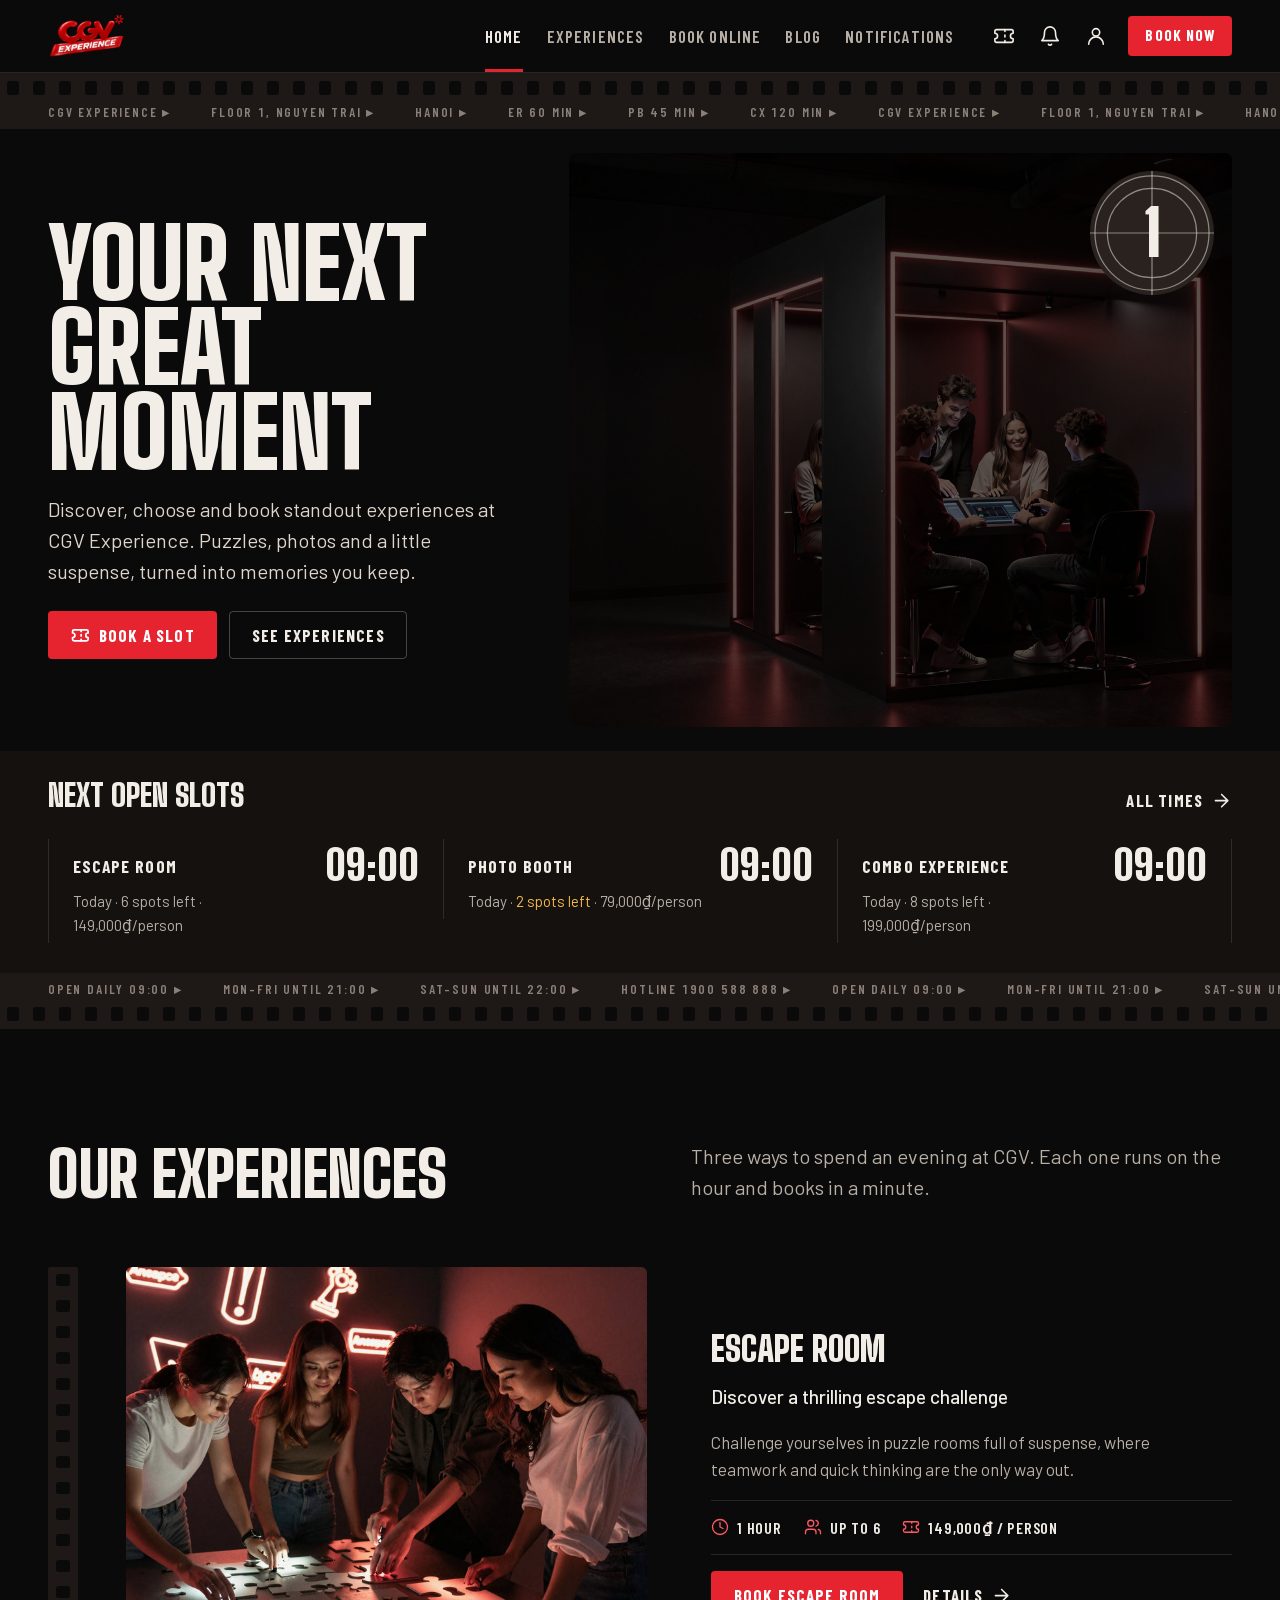
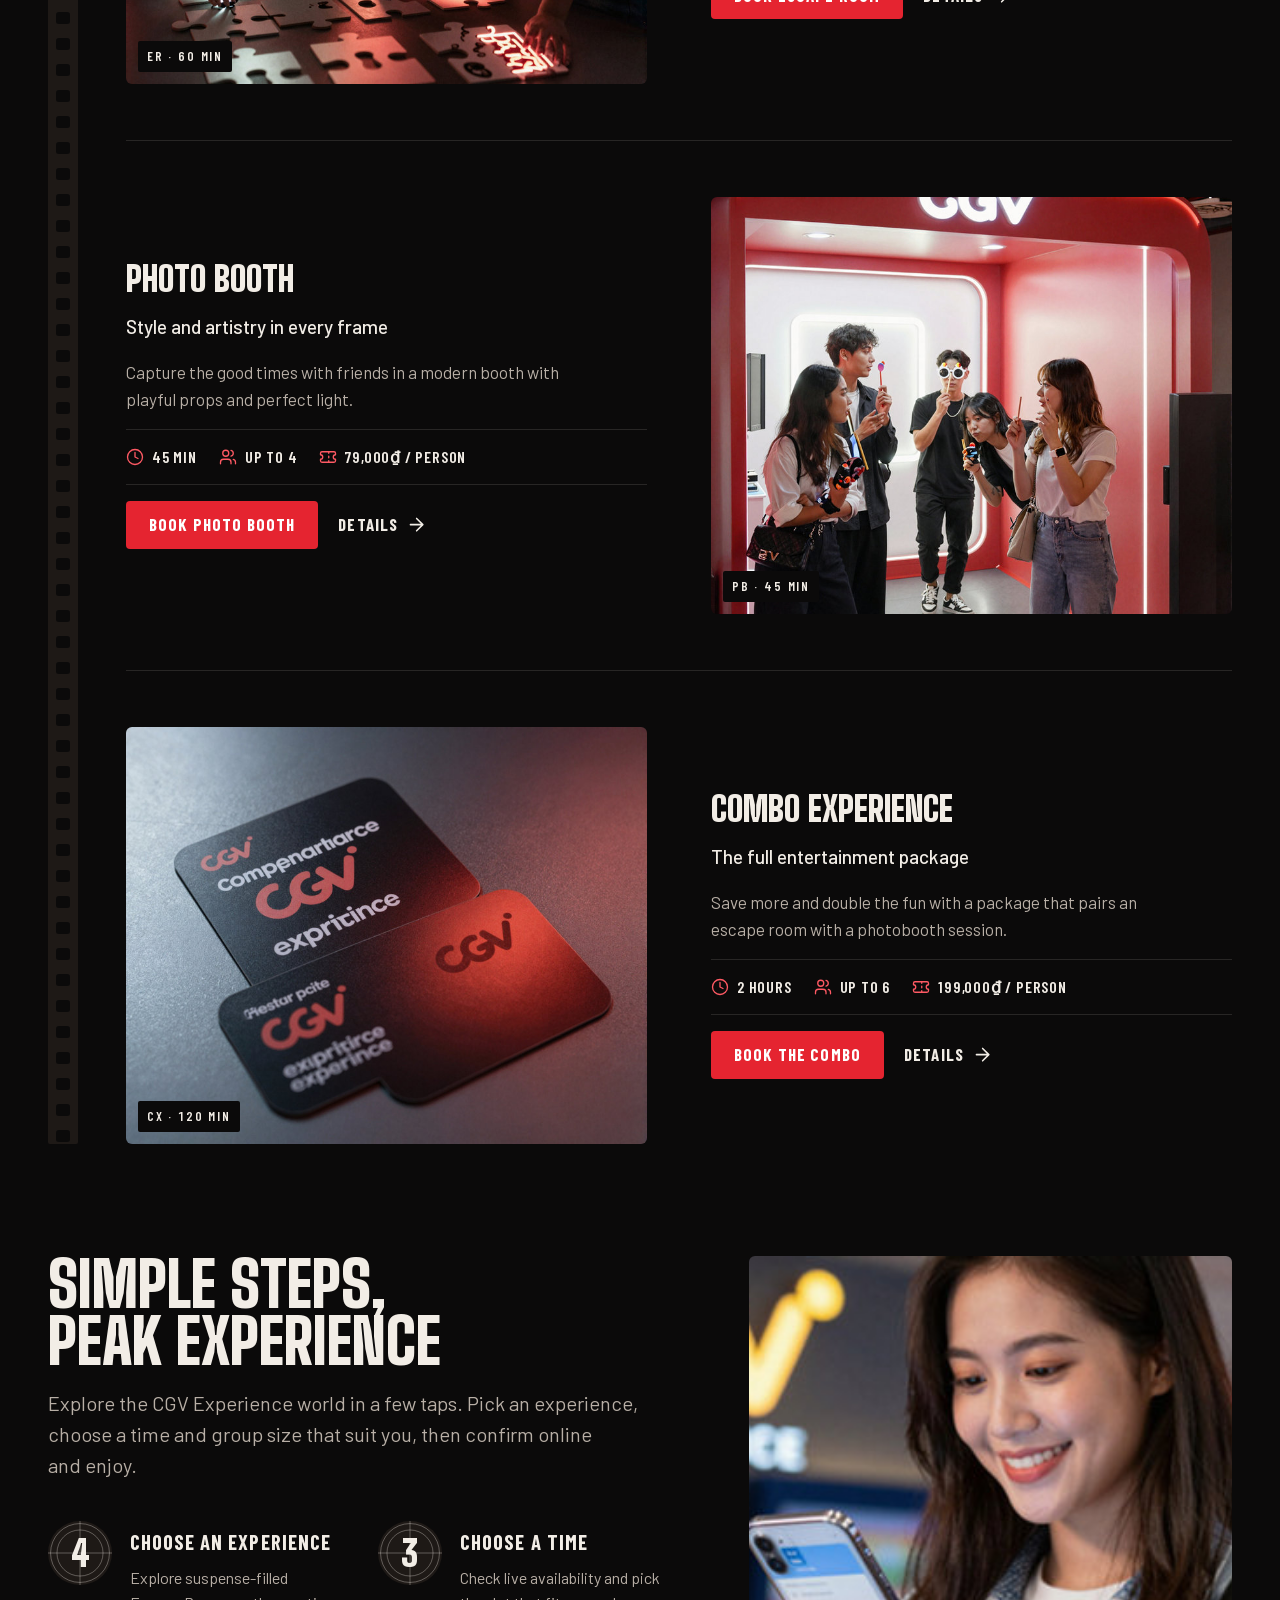
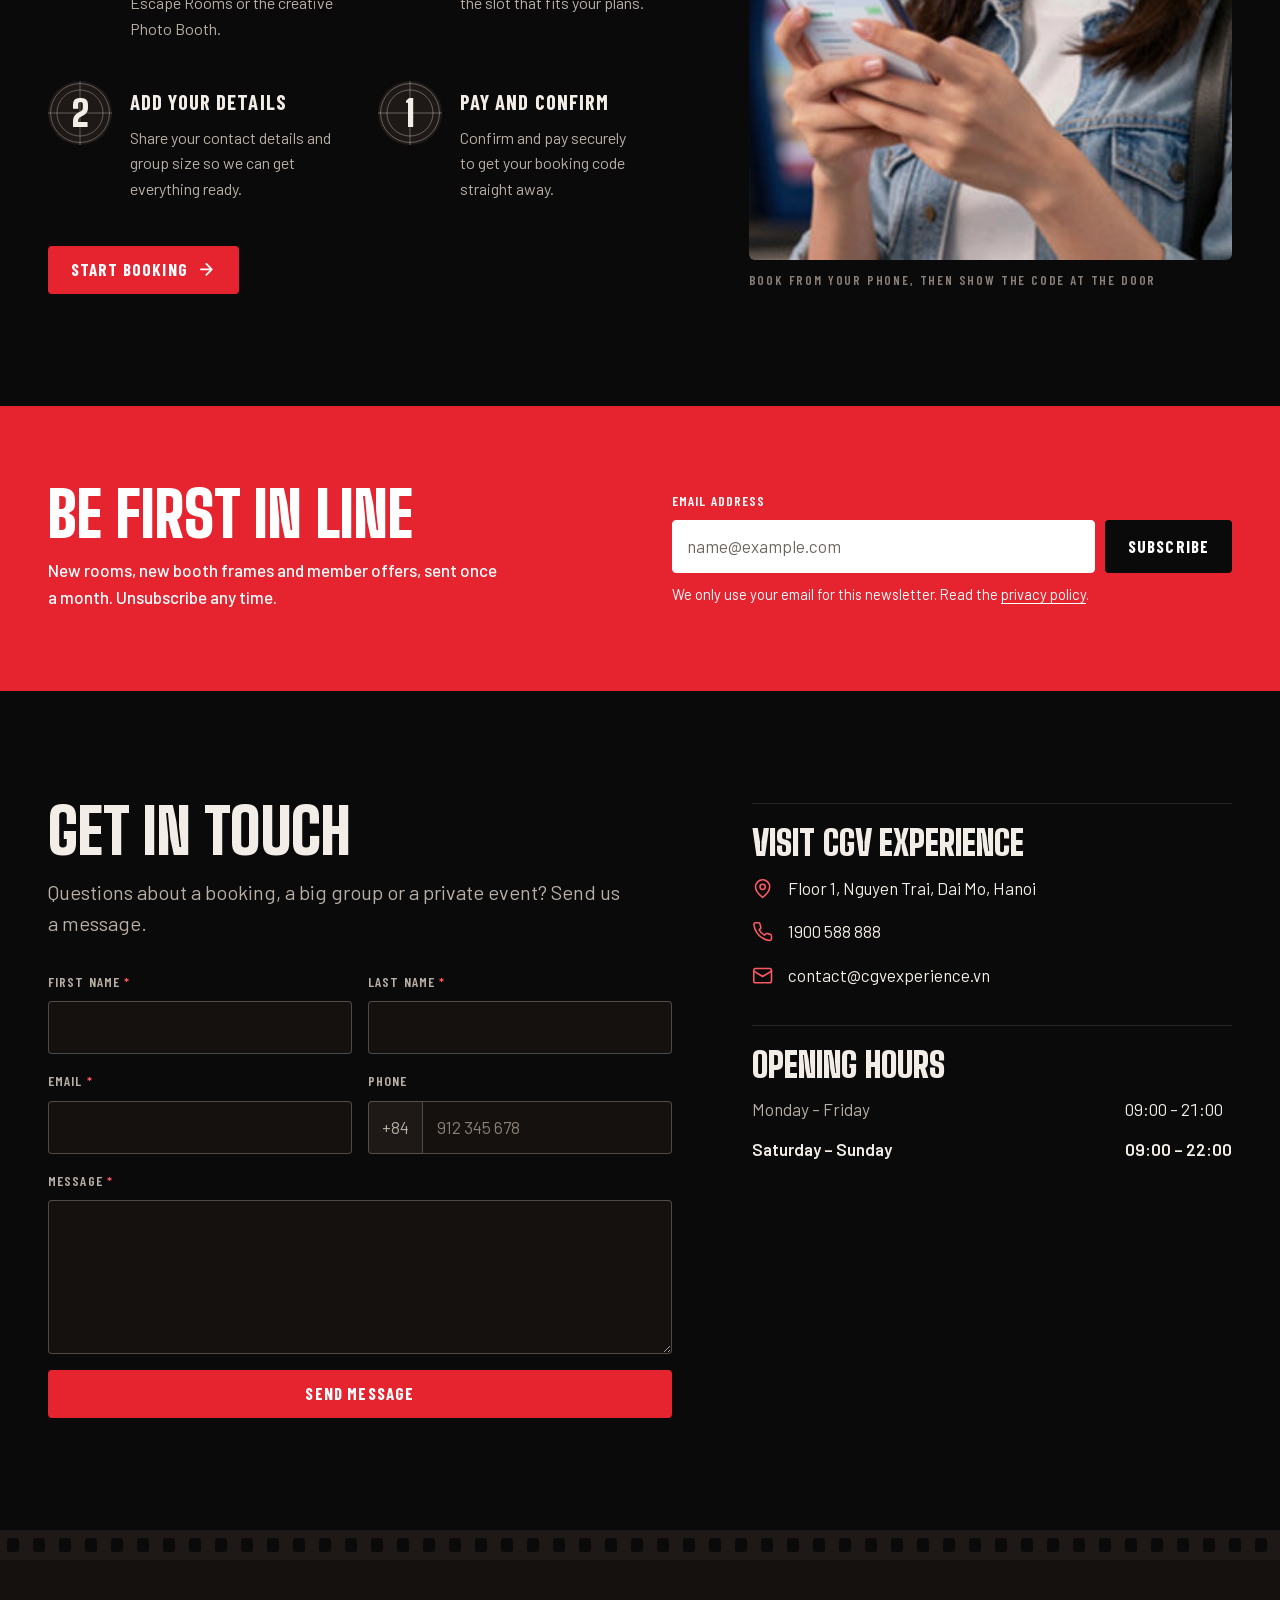
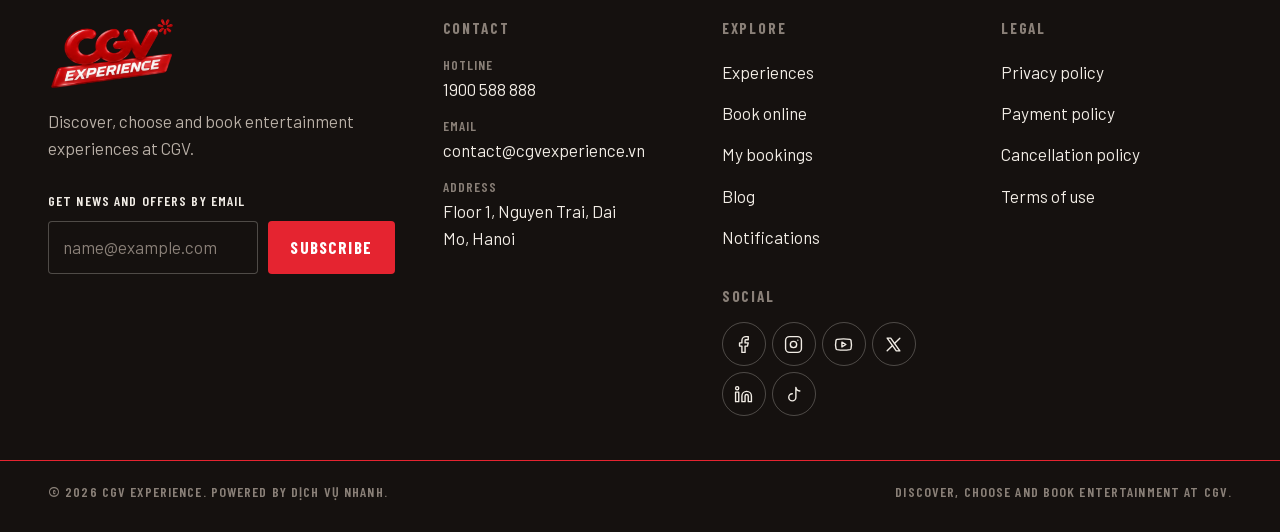
<file: index.html>
<!doctype html>
<html lang="en">
<head>
<meta charset="utf-8">
<meta name="viewport" content="width=device-width, initial-scale=1">
<title>CGV Experience | Escape Room, Photo Booth and Combo in Hanoi</title>
<meta name="description" content="Book Escape Room, Photo Booth and Combo Experience sessions at CGV Experience, Floor 1, Nguyen Trai, Hanoi.">
<meta name="theme-color" content="#0b0a0a">
<link rel="icon" type="image/png" href="pages/assets/images/logo.png">
<link rel="stylesheet" href="pages/assets/css/style.css">
</head>
<body data-page="home" data-base="pages/">
<svg class="svg-sprite" aria-hidden="true" focusable="false"><defs><symbol id="i-menu" viewBox="0 0 24 24"><path d="M4 6h16M4 12h16M4 18h16"/></symbol><symbol id="i-x" viewBox="0 0 24 24"><path d="M18 6 6 18M6 6l12 12"/></symbol><symbol id="i-ticket" viewBox="0 0 24 24"><path d="M2 9a3 3 0 0 1 0 6v2a2 2 0 0 0 2 2h16a2 2 0 0 0 2-2v-2a3 3 0 0 1 0-6V7a2 2 0 0 0-2-2H4a2 2 0 0 0-2 2Z"/><path d="M13 5v2M13 11v2M13 17v2"/></symbol><symbol id="i-bell" viewBox="0 0 24 24"><path d="M6 8a6 6 0 0 1 12 0c0 7 3 9 3 9H3s3-2 3-9"/><path d="M10.3 21a1.94 1.94 0 0 0 3.4 0"/></symbol><symbol id="i-user" viewBox="0 0 24 24"><circle cx="12" cy="8" r="4"/><path d="M4 21a8 8 0 0 1 16 0"/></symbol><symbol id="i-calendar" viewBox="0 0 24 24"><rect x="3" y="4" width="18" height="18" rx="2"/><path d="M16 2v4M8 2v4M3 10h18"/></symbol><symbol id="i-clock" viewBox="0 0 24 24"><circle cx="12" cy="12" r="10"/><path d="M12 6v6l4 2"/></symbol><symbol id="i-users" viewBox="0 0 24 24"><path d="M16 21v-2a4 4 0 0 0-4-4H6a4 4 0 0 0-4 4v2"/><circle cx="9" cy="7" r="4"/><path d="M22 21v-2a4 4 0 0 0-3-3.87M16 3.13a4 4 0 0 1 0 7.75"/></symbol><symbol id="i-map-pin" viewBox="0 0 24 24"><path d="M20 10c0 6-8 12-8 12s-8-6-8-12a8 8 0 0 1 16 0Z"/><circle cx="12" cy="10" r="3"/></symbol><symbol id="i-phone" viewBox="0 0 24 24"><path d="M22 16.92v3a2 2 0 0 1-2.18 2 19.79 19.79 0 0 1-8.63-3.07 19.5 19.5 0 0 1-6-6 19.79 19.79 0 0 1-3.07-8.67A2 2 0 0 1 4.11 2h3a2 2 0 0 1 2 1.72c.13.96.36 1.9.7 2.81a2 2 0 0 1-.45 2.11L8.09 9.91a16 16 0 0 0 6 6l1.27-1.27a2 2 0 0 1 2.11-.45c.91.34 1.85.57 2.81.7A2 2 0 0 1 22 16.92Z"/></symbol><symbol id="i-mail" viewBox="0 0 24 24"><rect x="2" y="4" width="20" height="16" rx="2"/><path d="m22 7-10 6L2 7"/></symbol><symbol id="i-chevron-left" viewBox="0 0 24 24"><path d="m15 18-6-6 6-6"/></symbol><symbol id="i-chevron-right" viewBox="0 0 24 24"><path d="m9 18 6-6-6-6"/></symbol><symbol id="i-arrow-right" viewBox="0 0 24 24"><path d="M5 12h14M12 5l7 7-7 7"/></symbol><symbol id="i-arrow-left" viewBox="0 0 24 24"><path d="M19 12H5M12 19l-7-7 7-7"/></symbol><symbol id="i-check" viewBox="0 0 24 24"><path d="M20 6 9 17l-5-5"/></symbol><symbol id="i-plus" viewBox="0 0 24 24"><path d="M12 5v14M5 12h14"/></symbol><symbol id="i-minus" viewBox="0 0 24 24"><path d="M5 12h14"/></symbol><symbol id="i-heart" viewBox="0 0 24 24"><path d="M19 14c1.49-1.46 3-3.21 3-5.5A5.5 5.5 0 0 0 16.5 3c-1.76 0-3 .5-4.5 2-1.5-1.5-2.74-2-4.5-2A5.5 5.5 0 0 0 2 8.5c0 2.3 1.5 4.05 3 5.5l7 7Z"/></symbol><symbol id="i-message" viewBox="0 0 24 24"><path d="M7.9 20A9 9 0 1 0 4 16.1L2 22Z"/></symbol><symbol id="i-link" viewBox="0 0 24 24"><path d="M10 13a5 5 0 0 0 7.54.54l3-3a5 5 0 0 0-7.07-7.07l-1.72 1.71"/><path d="M14 11a5 5 0 0 0-7.54-.54l-3 3a5 5 0 0 0 7.07 7.07l1.71-1.71"/></symbol><symbol id="i-eye" viewBox="0 0 24 24"><path d="M2 12s3-7 10-7 10 7 10 7-3 7-10 7-10-7-10-7Z"/><circle cx="12" cy="12" r="3"/></symbol><symbol id="i-eye-off" viewBox="0 0 24 24"><path d="M9.88 9.88a3 3 0 1 0 4.24 4.24M10.73 5.08A10.4 10.4 0 0 1 12 5c7 0 10 7 10 7a13.2 13.2 0 0 1-1.67 2.68M6.61 6.61A13.5 13.5 0 0 0 2 12s3 7 10 7a9.7 9.7 0 0 0 5.39-1.61M2 2l20 20"/></symbol><symbol id="i-lock" viewBox="0 0 24 24"><rect x="3" y="11" width="18" height="11" rx="2"/><path d="M7 11V7a5 5 0 0 1 10 0v4"/></symbol><symbol id="i-camera" viewBox="0 0 24 24"><path d="M14.5 4h-5L7 7H4a2 2 0 0 0-2 2v9a2 2 0 0 0 2 2h16a2 2 0 0 0 2-2V9a2 2 0 0 0-2-2h-3l-2.5-3Z"/><circle cx="12" cy="13" r="3"/></symbol><symbol id="i-layers" viewBox="0 0 24 24"><path d="m12 2 10 5-10 5L2 7l10-5Z"/><path d="m2 17 10 5 10-5M2 12l10 5 10-5"/></symbol><symbol id="i-credit-card" viewBox="0 0 24 24"><rect x="2" y="5" width="20" height="14" rx="2"/><path d="M2 10h20"/></symbol><symbol id="i-wallet" viewBox="0 0 24 24"><path d="M21 12V7H5a2 2 0 0 1 0-4h14v4"/><path d="M3 5v14a2 2 0 0 0 2 2h16v-5"/><path d="M18 12a2 2 0 0 0 0 4h4v-4Z"/></symbol><symbol id="i-qr" viewBox="0 0 24 24"><rect x="3" y="3" width="7" height="7" rx="1"/><rect x="14" y="3" width="7" height="7" rx="1"/><rect x="3" y="14" width="7" height="7" rx="1"/><path d="M14 14h3v3h-3zM21 14v.01M14 21h.01M17 21h4v-4"/></symbol><symbol id="i-store" viewBox="0 0 24 24"><path d="M3 9 5 4h14l2 5M3 9v11h18V9M3 9h18M9 20v-6h6v6"/></symbol><symbol id="i-download" viewBox="0 0 24 24"><path d="M21 15v4a2 2 0 0 1-2 2H5a2 2 0 0 1-2-2v-4M7 10l5 5 5-5M12 15V3"/></symbol><symbol id="i-info" viewBox="0 0 24 24"><circle cx="12" cy="12" r="10"/><path d="M12 16v-4M12 8h.01"/></symbol><symbol id="i-log-out" viewBox="0 0 24 24"><path d="M9 21H5a2 2 0 0 1-2-2V5a2 2 0 0 1 2-2h4M16 17l5-5-5-5M21 12H9"/></symbol><symbol id="i-play" viewBox="0 0 24 24"><path d="M7 4v16l13-8Z"/></symbol><symbol id="i-facebook" viewBox="0 0 24 24"><path d="M18 2h-3a5 5 0 0 0-5 5v3H7v4h3v8h4v-8h3l1-4h-4V7a1 1 0 0 1 1-1h3Z"/></symbol><symbol id="i-instagram" viewBox="0 0 24 24"><rect x="2" y="2" width="20" height="20" rx="5"/><circle cx="12" cy="12" r="4"/><path d="M17.5 6.5h.01"/></symbol><symbol id="i-youtube" viewBox="0 0 24 24"><path d="M2.5 17a24 24 0 0 1 0-10 2 2 0 0 1 1.4-1.4 49.6 49.6 0 0 1 16.2 0A2 2 0 0 1 21.5 7a24 24 0 0 1 0 10 2 2 0 0 1-1.4 1.4 49.6 49.6 0 0 1-16.2 0A2 2 0 0 1 2.5 17"/><path d="m10 15 5-3-5-3Z"/></symbol><symbol id="i-x-logo" viewBox="0 0 24 24"><path d="M4 4h4.5L20 20h-4.5Z"/><path d="M4 20l6.8-6.8M20 4l-6.8 6.8"/></symbol><symbol id="i-linkedin" viewBox="0 0 24 24"><path d="M16 8a6 6 0 0 1 6 6v7h-4v-7a2 2 0 0 0-4 0v7h-4v-7a6 6 0 0 1 6-6Z"/><rect x="2" y="9" width="4" height="12"/><circle cx="4" cy="4" r="2"/></symbol><symbol id="i-tiktok" viewBox="0 0 24 24"><path d="M15 3c.4 2.6 2.2 4.4 5 4.6M15 3v12.5A4.5 4.5 0 1 1 10.5 11"/></symbol><symbol id="i-google" viewBox="0 0 24 24"><path d="M20.5 12.2c0-.6-.1-1.2-.2-1.7H12v3.3h4.8a4.1 4.1 0 0 1-1.8 2.7"/><path d="M15 16.5A7 7 0 1 1 16.9 7"/></symbol></defs></svg>
<a class="skip-link" href="#main">Skip to content</a>
<header class="site-header">
  <div class="wrap site-header__bar">
    <a class="brand" href="index.html" aria-label="CGV Experience, home"><img src="pages/assets/images/logo.png" alt="CGV Experience" width="460" height="276"></a>
    <nav class="nav" aria-label="Main"><a href="index.html" aria-current="page">Home</a><a href="pages/services.html">Experiences</a><a href="pages/booking.html">Book online</a><a href="pages/blog.html">Blog</a><a href="pages/notifications.html">Notifications</a></nav>
    <div class="header-tools">
      <a class="icon-btn" href="pages/my-bookings.html" aria-label="My bookings"><svg class="icon" aria-hidden="true"><use href="#i-ticket"/></svg><span class="badge" data-count="bookings" hidden></span></a>
      <a class="icon-btn" href="pages/notifications.html" aria-label="Notifications"><svg class="icon" aria-hidden="true"><use href="#i-bell"/></svg><span class="badge" data-count="notifs" hidden></span></a>
      <button class="icon-btn" type="button" data-account aria-label="Log in or sign up"><svg class="icon" aria-hidden="true"><use href="#i-user"/></svg></button>
      <a class="btn btn--primary btn--sm" href="pages/booking.html">Book now</a>
      <button class="icon-btn menu-toggle" type="button" data-menu-toggle aria-expanded="false" aria-controls="mobile-menu" aria-label="Open menu"><svg class="icon" aria-hidden="true"><use href="#i-menu"/></svg></button>
    </div>
  </div>
  <div class="mobile-menu" id="mobile-menu">
    <div class="rail-v" aria-hidden="true"></div>
    <div class="mobile-menu__body">
      <nav aria-label="Mobile"><ul><li><a href="index.html" aria-current="page">Home<svg class="icon" aria-hidden="true"><use href="#i-arrow-right"/></svg></a></li><li><a href="pages/services.html">Experiences<svg class="icon" aria-hidden="true"><use href="#i-arrow-right"/></svg></a></li><li><a href="pages/booking.html">Book online<svg class="icon" aria-hidden="true"><use href="#i-arrow-right"/></svg></a></li><li><a href="pages/blog.html">Blog<svg class="icon" aria-hidden="true"><use href="#i-arrow-right"/></svg></a></li><li><a href="pages/notifications.html">Notifications<svg class="icon" aria-hidden="true"><use href="#i-arrow-right"/></svg></a></li><li><a href="pages/my-bookings.html">My bookings<svg class="icon" aria-hidden="true"><use href="#i-arrow-right"/></svg></a></li></ul></nav>
      <div class="mobile-menu__cta"><a class="btn btn--primary btn--block" href="pages/booking.html"><svg class="icon" aria-hidden="true"><use href="#i-ticket"/></svg>Book a slot</a></div>
    </div>
  </div>
</header>
<main id="main">

<section class="hero" aria-labelledby="hero-title">
  <div class="rail-print" aria-hidden="true"><p class="edge"><span>CGV Experience ▸</span><span>Floor 1, Nguyen Trai ▸</span><span>Hanoi ▸</span><span>ER 60 min ▸</span><span>PB 45 min ▸</span><span>CX 120 min ▸</span><span>CGV Experience ▸</span><span>Floor 1, Nguyen Trai ▸</span><span>Hanoi ▸</span><span>ER 60 min ▸</span><span>PB 45 min ▸</span><span>CX 120 min ▸</span><span>CGV Experience ▸</span><span>Floor 1, Nguyen Trai ▸</span><span>Hanoi ▸</span><span>ER 60 min ▸</span><span>PB 45 min ▸</span><span>CX 120 min ▸</span><span>CGV Experience ▸</span><span>Floor 1, Nguyen Trai ▸</span><span>Hanoi ▸</span><span>ER 60 min ▸</span><span>PB 45 min ▸</span><span>CX 120 min ▸</span></p></div>
  <div class="hero__gate">
    <div class="wrap hero__copy">
      <h1 class="display" id="hero-title">Your next great moment</h1>
      <p class="lede">Discover, choose and book standout experiences at CGV Experience. Puzzles, photos and a little suspense, turned into memories you keep.</p>
      <div class="hero__actions">
        <a class="btn btn--primary" href="pages/booking.html"><svg class="icon" aria-hidden="true"><use href="#i-ticket"/></svg>Book a slot</a>
        <a class="btn btn--ghost" href="#experiences">See experiences</a>
      </div>
    </div>
    <div class="hero__media">
      <img src="pages/assets/images/hero-neon-booths.jpg" alt="Five friends playing at a touch table inside a red-lit CGV Experience booth" width="1370" height="1028" fetchpriority="high">
      <div class="hero__leader"><div class="leader" data-countdown role="img" aria-label="Opening hours today"><svg class="leader__rings" viewBox="0 0 100 100" aria-hidden="true"><circle cx="50" cy="50" r="46"/><circle cx="50" cy="50" r="36"/><path d="M50 0v100M0 50h100"/></svg><span class="leader__inner"><span class="leader__num">3</span></span></div></div>
    </div>
  </div>
</section>
<section class="now" aria-labelledby="now-title">
  <div class="wrap now__inner">
    <div class="now__head"><h2 id="now-title">Next open slots</h2><a class="link-arrow" href="pages/booking.html">All times<svg class="icon" aria-hidden="true"><use href="#i-arrow-right"/></svg></a></div>
    <ul class="now__list" data-now>
      <li><a class="now__item" href="pages/booking.html?service=escape-room"><span class="now__name">Escape Room</span><span class="now__meta">See open times · 149,000₫/person</span></a></li><li><a class="now__item" href="pages/booking.html?service=photo-booth"><span class="now__name">Photo Booth</span><span class="now__meta">See open times · 79,000₫/person</span></a></li><li><a class="now__item" href="pages/booking.html?service=combo-experience"><span class="now__name">Combo Experience</span><span class="now__meta">See open times · 199,000₫/person</span></a></li>
    </ul>
  </div>
  <div class="rail-print rail-print--flip" aria-hidden="true"><p class="edge"><span>Open daily 09:00 ▸</span><span>Mon–Fri until 21:00 ▸</span><span>Sat–Sun until 22:00 ▸</span><span>Hotline 1900 588 888 ▸</span><span>Open daily 09:00 ▸</span><span>Mon–Fri until 21:00 ▸</span><span>Sat–Sun until 22:00 ▸</span><span>Hotline 1900 588 888 ▸</span><span>Open daily 09:00 ▸</span><span>Mon–Fri until 21:00 ▸</span><span>Sat–Sun until 22:00 ▸</span><span>Hotline 1900 588 888 ▸</span><span>Open daily 09:00 ▸</span><span>Mon–Fri until 21:00 ▸</span><span>Sat–Sun until 22:00 ▸</span><span>Hotline 1900 588 888 ▸</span></p></div>
</section>

<section class="section" id="experiences" aria-labelledby="xp-title">
  <div class="wrap">
    <div class="section-head">
      <h2 class="h2" id="xp-title">Our experiences</h2>
      <p class="lede">Three ways to spend an evening at CGV. Each one runs on the hour and books in a minute.</p>
    </div>
    <div class="reel">
      <div class="rail-v" aria-hidden="true"></div>
      <div class="reel__frames">
        <article class="xp reveal" aria-labelledby="xp-escape-room">
          <div class="frame xp__media"><img src="pages/assets/images/escape-room-puzzle.jpg" alt="Four friends fitting glowing puzzle pieces together in a red-lit escape room" width="800" height="800" loading="lazy" data-fallback="Escape Room"><span class="edge">ER · 60 min</span></div>
          <div class="xp__body">
            <h3 class="h3" id="xp-escape-room">Escape Room</h3>
            <p class="xp__tag">Discover a thrilling escape challenge</p>
            <p class="xp__desc">Challenge yourselves in puzzle rooms full of suspense, where teamwork and quick thinking are the only way out.</p>
            <ul class="spec"><li><svg class="icon" aria-hidden="true"><use href="#i-clock"/></svg>1 hour</li><li><svg class="icon" aria-hidden="true"><use href="#i-users"/></svg>Up to 6</li><li><svg class="icon" aria-hidden="true"><use href="#i-ticket"/></svg>149,000₫ / person</li></ul>
            <div class="xp__actions"><a class="btn btn--primary" href="pages/booking.html?service=escape-room">Book Escape Room</a><a class="link-arrow" href="pages/escape-room.html">Details<span class="sr-only"> about Escape Room</span><svg class="icon" aria-hidden="true"><use href="#i-arrow-right"/></svg></a></div>
          </div>
        </article>
        <article class="xp reveal" aria-labelledby="xp-photo-booth">
          <div class="frame xp__media"><img src="pages/assets/images/photobooth-neon.jpg" alt="Friends posing inside a red neon CGV Experience photobooth" width="800" height="800" loading="lazy" data-fallback="Photo Booth"><span class="edge">PB · 45 min</span></div>
          <div class="xp__body">
            <h3 class="h3" id="xp-photo-booth">Photo Booth</h3>
            <p class="xp__tag">Style and artistry in every frame</p>
            <p class="xp__desc">Capture the good times with friends in a modern booth with playful props and perfect light.</p>
            <ul class="spec"><li><svg class="icon" aria-hidden="true"><use href="#i-clock"/></svg>45 min</li><li><svg class="icon" aria-hidden="true"><use href="#i-users"/></svg>Up to 4</li><li><svg class="icon" aria-hidden="true"><use href="#i-ticket"/></svg>79,000₫ / person</li></ul>
            <div class="xp__actions"><a class="btn btn--primary" href="pages/booking.html?service=photo-booth">Book Photo Booth</a><a class="link-arrow" href="pages/photo-booth.html">Details<span class="sr-only"> about Photo Booth</span><svg class="icon" aria-hidden="true"><use href="#i-arrow-right"/></svg></a></div>
          </div>
        </article>
        <article class="xp reveal" aria-labelledby="xp-combo-experience">
          <div class="frame xp__media"><img src="pages/assets/images/combo-cards.jpg" alt="CGV Experience cards under red light" width="800" height="800" loading="lazy" data-fallback="Combo Experience"><span class="edge">CX · 120 min</span></div>
          <div class="xp__body">
            <h3 class="h3" id="xp-combo-experience">Combo Experience</h3>
            <p class="xp__tag">The full entertainment package</p>
            <p class="xp__desc">Save more and double the fun with a package that pairs an escape room with a photobooth session.</p>
            <ul class="spec"><li><svg class="icon" aria-hidden="true"><use href="#i-clock"/></svg>2 hours</li><li><svg class="icon" aria-hidden="true"><use href="#i-users"/></svg>Up to 6</li><li><svg class="icon" aria-hidden="true"><use href="#i-ticket"/></svg>199,000₫ / person</li></ul>
            <div class="xp__actions"><a class="btn btn--primary" href="pages/booking.html?service=combo-experience">Book the Combo</a><a class="link-arrow" href="pages/combo-experience.html">Details<span class="sr-only"> about Combo Experience</span><svg class="icon" aria-hidden="true"><use href="#i-arrow-right"/></svg></a></div>
          </div>
        </article>
      </div>
    </div>
  </div>
</section>

<section class="section" style="padding-top:0" aria-labelledby="how-title">
  <div class="wrap steps-wrap">
    <div>
      <h2 class="h2" id="how-title">Simple steps, peak experience</h2>
      <p class="lede">Explore the CGV Experience world in a few taps. Pick an experience, choose a time and group size that suit you, then confirm online and enjoy.</p>
      <ol class="steps">
        <li class="step"><div class="leader" aria-hidden="true"><svg class="leader__rings" viewBox="0 0 100 100" aria-hidden="true"><circle cx="50" cy="50" r="46"/><circle cx="50" cy="50" r="36"/><path d="M50 0v100M0 50h100"/></svg><span class="leader__num">4</span></div><div><h3>Choose an experience</h3><p>Explore suspense-filled Escape Rooms or the creative Photo Booth.</p></div></li>
        <li class="step"><div class="leader" aria-hidden="true"><svg class="leader__rings" viewBox="0 0 100 100" aria-hidden="true"><circle cx="50" cy="50" r="46"/><circle cx="50" cy="50" r="36"/><path d="M50 0v100M0 50h100"/></svg><span class="leader__num">3</span></div><div><h3>Choose a time</h3><p>Check live availability and pick the slot that fits your plans.</p></div></li>
        <li class="step"><div class="leader" aria-hidden="true"><svg class="leader__rings" viewBox="0 0 100 100" aria-hidden="true"><circle cx="50" cy="50" r="46"/><circle cx="50" cy="50" r="36"/><path d="M50 0v100M0 50h100"/></svg><span class="leader__num">2</span></div><div><h3>Add your details</h3><p>Share your contact details and group size so we can get everything ready.</p></div></li>
        <li class="step"><div class="leader leader--red" aria-hidden="true"><svg class="leader__rings" viewBox="0 0 100 100" aria-hidden="true"><circle cx="50" cy="50" r="46"/><circle cx="50" cy="50" r="36"/><path d="M50 0v100M0 50h100"/></svg><span class="leader__num">1</span></div><div><h3>Pay and confirm</h3><p>Confirm and pay securely to get your booking code straight away.</p></div></li>
      </ol>
      <p style="margin-top:44px"><a class="btn btn--primary" href="pages/booking.html">Start booking<svg class="icon" aria-hidden="true"><use href="#i-arrow-right"/></svg></a></p>
    </div>
    <div class="steps-photo reveal">
      <figure><div class="frame"><img src="pages/assets/images/booking-on-phone.jpg" alt="A guest smiling as she books on her phone in front of the CGV Experience sign" width="659" height="347" loading="lazy" data-fallback="Book on your phone"></div>
      <figcaption class="edge">Book from your phone, then show the code at the door</figcaption></figure>
    </div>
  </div>
</section>

<section class="news" aria-labelledby="news-title">
  <div class="wrap news__inner">
    <div>
      <h2 class="h2" id="news-title">Be first in line</h2>
      <p>New rooms, new booth frames and member offers, sent once a month. Unsubscribe any time.</p>
    </div>
    <form class="news-form" data-newsletter novalidate>
      <div class="field"><label class="label" for="news-email">Email address</label>
        <div class="news-form__row"><input id="news-email" type="email" required data-label="Email" placeholder="name@example.com" autocomplete="email"><button class="btn btn--primary" type="submit">Subscribe</button></div>
        <p class="field__error"></p></div>
      <p class="form-msg" aria-live="polite"></p>
      <small>We only use your email for this newsletter. Read the <a href="pages/policies.html#privacy" style="color:#fff">privacy policy</a>.</small>
    </form>
  </div>
</section>

<section class="section" id="contact" aria-labelledby="contact-title">
  <div class="wrap contact">
    <div>
      <h2 class="h2" id="contact-title">Get in touch</h2>
      <p class="lede" style="margin-top:16px">Questions about a booking, a big group or a private event? Send us a message.</p>
      <form class="form-grid form-grid--2" data-contact novalidate>
        <div class="field"><label class="label" for="ct-first">First name <span class="req" aria-hidden="true">*</span></label><input id="ct-first" name="first" required data-label="First name" autocomplete="given-name"><p class="field__error"></p></div>
        <div class="field"><label class="label" for="ct-last">Last name <span class="req" aria-hidden="true">*</span></label><input id="ct-last" name="last" required data-label="Last name" autocomplete="family-name"><p class="field__error"></p></div>
        <div class="field"><label class="label" for="ct-email">Email <span class="req" aria-hidden="true">*</span></label><input id="ct-email" name="email" type="email" required data-label="Email" autocomplete="email"><p class="field__error"></p></div>
        <div class="field"><label class="label" for="ct-phone">Phone</label><div class="input-group"><span class="input-group__pre" aria-hidden="true">+84</span><input id="ct-phone" name="phone" type="tel" inputmode="numeric" data-phone data-label="Phone" autocomplete="tel-national" placeholder="912 345 678"></div><p class="field__error"></p></div>
        <div class="field span-2"><label class="label" for="ct-msg">Message <span class="req" aria-hidden="true">*</span></label><textarea id="ct-msg" name="message" required data-label="Message" rows="5"></textarea><p class="field__error"></p></div>
        <div class="span-2"><button class="btn btn--primary btn--block" type="submit">Send message</button></div>
      </form>
    </div>
    <div class="visit">
      <div class="visit__block">
        <h3 class="h3">Visit CGV Experience</h3>
        <dl>
          <div><dt><svg class="icon" aria-hidden="true"><use href="#i-map-pin"/></svg><span class="sr-only">Address</span></dt><dd>Floor 1, Nguyen Trai, Dai Mo, Hanoi</dd></div>
          <div><dt><svg class="icon" aria-hidden="true"><use href="#i-phone"/></svg><span class="sr-only">Hotline</span></dt><dd><a href="tel:1900588888">1900 588 888</a></dd></div>
          <div><dt><svg class="icon" aria-hidden="true"><use href="#i-mail"/></svg><span class="sr-only">Email</span></dt><dd><a href="mailto:contact@cgvexperience.vn">contact@cgvexperience.vn</a></dd></div>
        </dl>
      </div>
      <div class="visit__block" data-hours-today>
        <h3 class="h3">Opening hours</h3>
        <dl class="hours">
          <dt data-hours="weekday">Monday – Friday</dt><dd data-hours="weekday">09:00 – 21:00</dd>
          <dt data-hours="weekend">Saturday – Sunday</dt><dd data-hours="weekend">09:00 – 22:00</dd>
        </dl>
      </div>
    </div>
  </div>
</section>
</main>
<footer class="site-footer">
  <div class="rail" aria-hidden="true"></div>
  <div class="wrap footer__main">
    <div class="footer__brand">
      <img src="pages/assets/images/logo.png" alt="CGV Experience" width="460" height="276" loading="lazy">
      <p>Discover, choose and book entertainment experiences at CGV.</p>
      <form class="news-form footer__news" data-newsletter novalidate>
        <div class="field"><label class="label" for="footer-email">Get news and offers by email</label>
          <div class="news-form__row"><input id="footer-email" type="email" required data-label="Email" placeholder="name@example.com" autocomplete="email"><button class="btn btn--primary" type="submit">Subscribe</button></div>
          <p class="field__error"></p></div>
        <p class="form-msg" aria-live="polite"></p>
      </form>
    </div>
    <div class="footer__col">
      <h2>Contact</h2>
      <address>
        <p><span>Hotline</span><a href="tel:1900588888">1900 588 888</a></p>
        <p><span>Email</span><a href="mailto:contact@cgvexperience.vn">contact@cgvexperience.vn</a></p>
        <p><span>Address</span>Floor 1, Nguyen Trai, Dai Mo, Hanoi</p>
      </address>
    </div>
    <div class="footer__col">
      <h2>Explore</h2>
      <ul>
        <li><a href="pages/services.html">Experiences</a></li>
        <li><a href="pages/booking.html">Book online</a></li>
        <li><a href="pages/my-bookings.html">My bookings</a></li>
        <li><a href="pages/blog.html">Blog</a></li>
        <li><a href="pages/notifications.html">Notifications</a></li>
      </ul>
      <h2 style="margin-top:28px">Social</h2>
      <div class="socials"><a href="https://www.facebook.com/" target="_blank" rel="noopener" aria-label="CGV Experience on Facebook"><svg class="icon" aria-hidden="true"><use href="#i-facebook"/></svg></a><a href="https://www.instagram.com/" target="_blank" rel="noopener" aria-label="CGV Experience on Instagram"><svg class="icon" aria-hidden="true"><use href="#i-instagram"/></svg></a><a href="https://www.youtube.com/" target="_blank" rel="noopener" aria-label="CGV Experience on YouTube"><svg class="icon" aria-hidden="true"><use href="#i-youtube"/></svg></a><a href="https://x.com/" target="_blank" rel="noopener" aria-label="CGV Experience on X"><svg class="icon" aria-hidden="true"><use href="#i-x-logo"/></svg></a><a href="https://www.linkedin.com/" target="_blank" rel="noopener" aria-label="CGV Experience on LinkedIn"><svg class="icon" aria-hidden="true"><use href="#i-linkedin"/></svg></a><a href="https://www.tiktok.com/" target="_blank" rel="noopener" aria-label="CGV Experience on TikTok"><svg class="icon" aria-hidden="true"><use href="#i-tiktok"/></svg></a></div>
    </div>
    <div class="footer__col">
      <h2>Legal</h2>
      <ul>
        <li><a href="pages/policies.html#privacy">Privacy policy</a></li>
        <li><a href="pages/policies.html#payment">Payment policy</a></li>
        <li><a href="pages/policies.html#cancellation">Cancellation policy</a></li>
        <li><a href="pages/policies.html#terms">Terms of use</a></li>
      </ul>
    </div>
  </div>
  <div class="footer__bottom"><div class="wrap"><p>© 2026 CGV Experience. Powered by Dịch Vụ Nhanh.</p><p>Discover, choose and book entertainment at CGV.</p></div></div>
</footer>
<script src="pages/assets/js/app.js"></script>
</body>
</html>
</file>
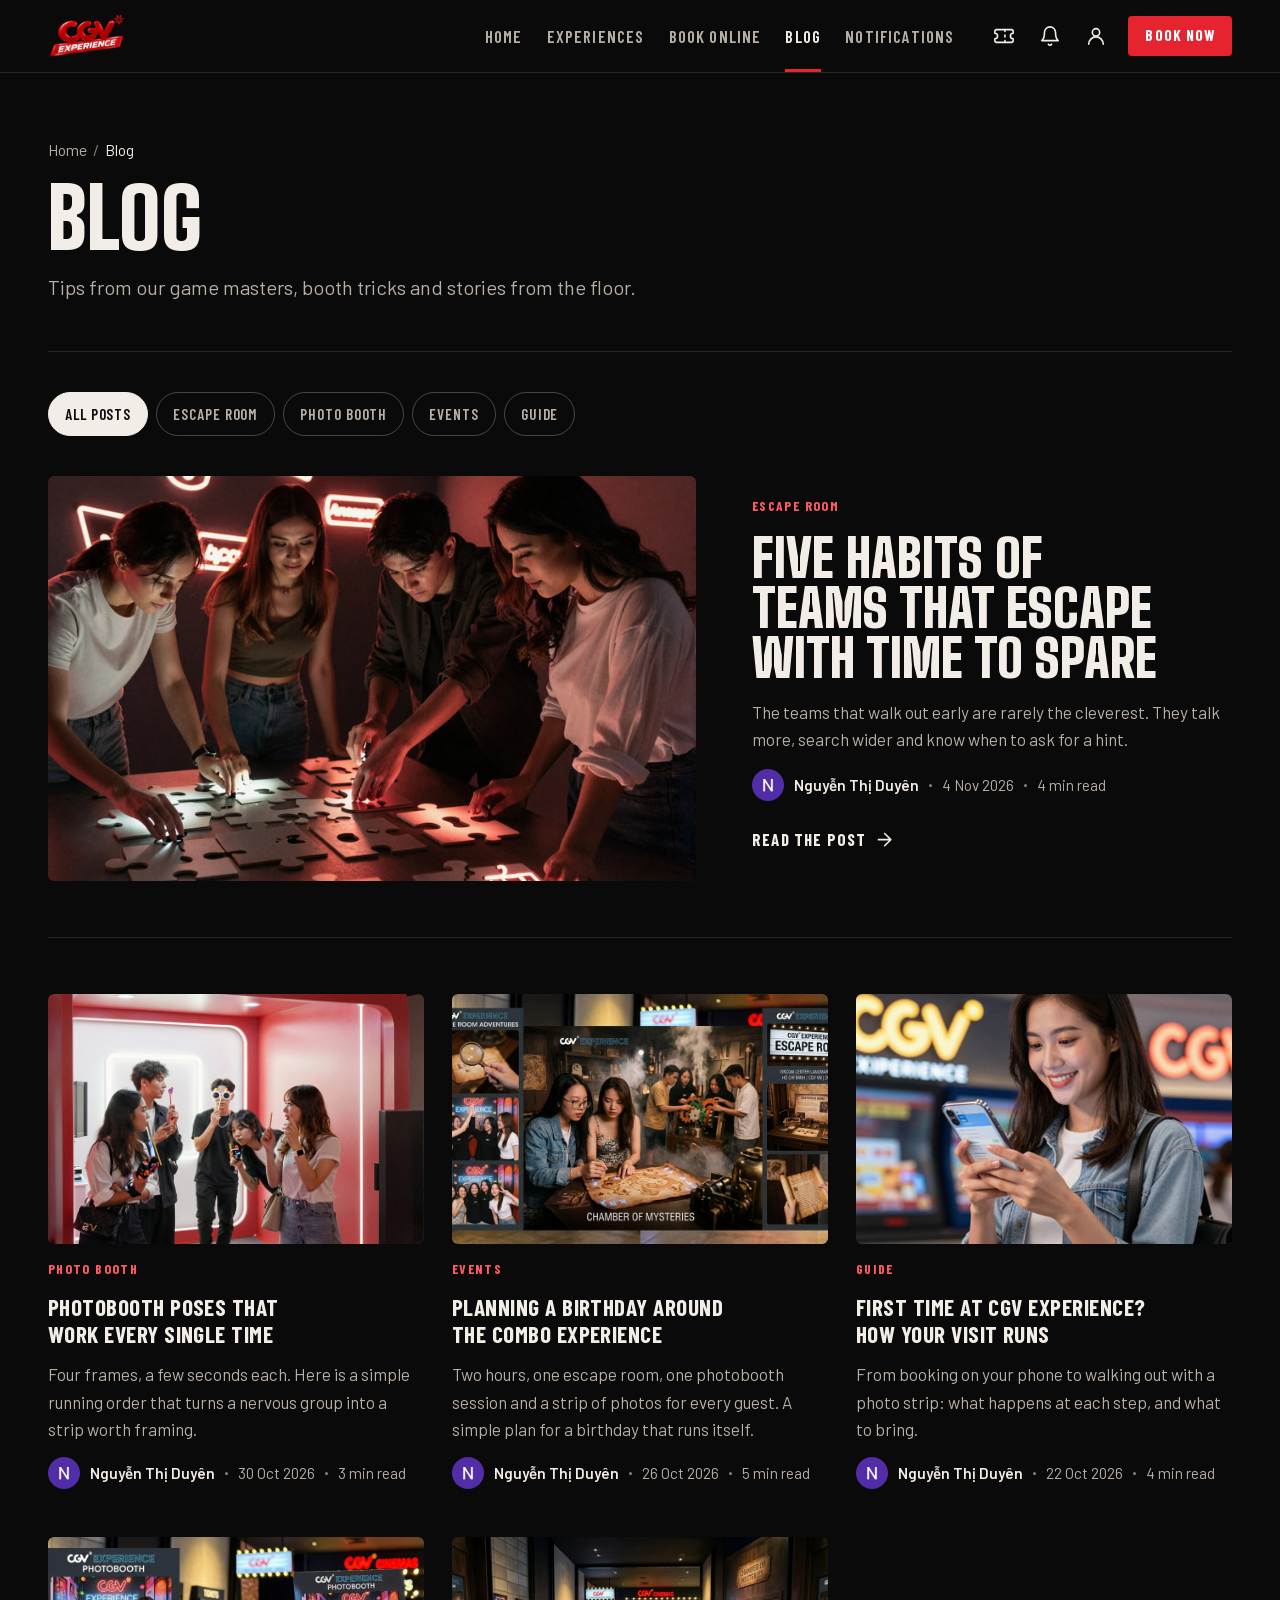
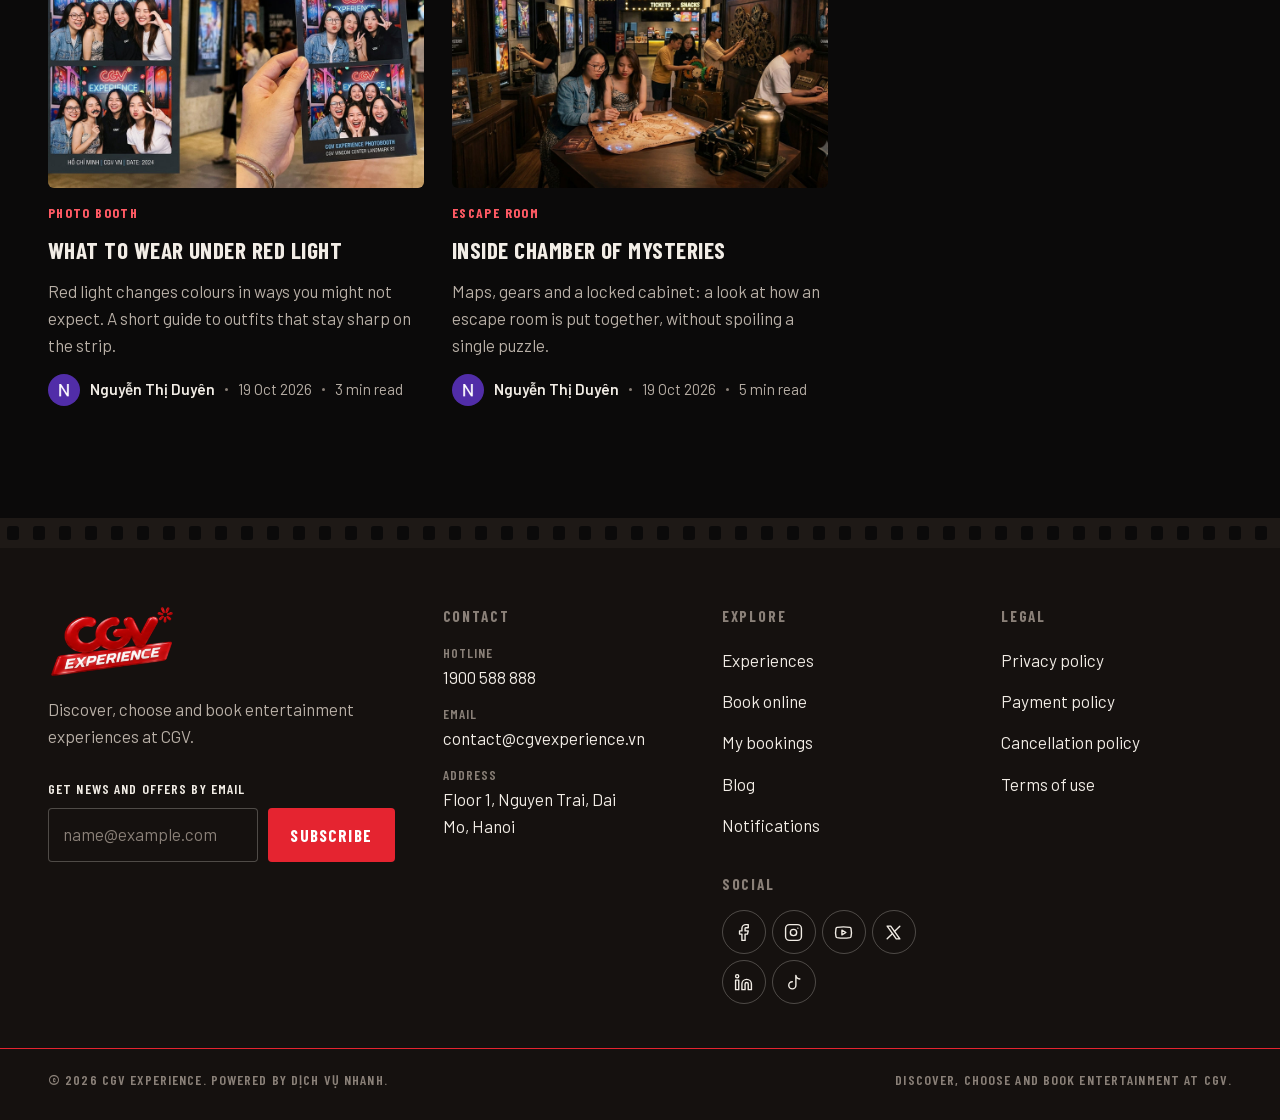
<file: pages/blog.html>
<!doctype html>
<html lang="en">
<head>
<meta charset="utf-8">
<meta name="viewport" content="width=device-width, initial-scale=1">
<title>Blog | CGV Experience</title>
<meta name="description" content="Escape room tips, photobooth ideas and stories from CGV Experience.">
<meta name="theme-color" content="#0b0a0a">
<link rel="icon" type="image/png" href="assets/images/logo.png">
<link rel="stylesheet" href="assets/css/style.css">
</head>
<body data-page="blog" data-base="">
<svg class="svg-sprite" aria-hidden="true" focusable="false"><defs><symbol id="i-menu" viewBox="0 0 24 24"><path d="M4 6h16M4 12h16M4 18h16"/></symbol><symbol id="i-x" viewBox="0 0 24 24"><path d="M18 6 6 18M6 6l12 12"/></symbol><symbol id="i-ticket" viewBox="0 0 24 24"><path d="M2 9a3 3 0 0 1 0 6v2a2 2 0 0 0 2 2h16a2 2 0 0 0 2-2v-2a3 3 0 0 1 0-6V7a2 2 0 0 0-2-2H4a2 2 0 0 0-2 2Z"/><path d="M13 5v2M13 11v2M13 17v2"/></symbol><symbol id="i-bell" viewBox="0 0 24 24"><path d="M6 8a6 6 0 0 1 12 0c0 7 3 9 3 9H3s3-2 3-9"/><path d="M10.3 21a1.94 1.94 0 0 0 3.4 0"/></symbol><symbol id="i-user" viewBox="0 0 24 24"><circle cx="12" cy="8" r="4"/><path d="M4 21a8 8 0 0 1 16 0"/></symbol><symbol id="i-calendar" viewBox="0 0 24 24"><rect x="3" y="4" width="18" height="18" rx="2"/><path d="M16 2v4M8 2v4M3 10h18"/></symbol><symbol id="i-clock" viewBox="0 0 24 24"><circle cx="12" cy="12" r="10"/><path d="M12 6v6l4 2"/></symbol><symbol id="i-users" viewBox="0 0 24 24"><path d="M16 21v-2a4 4 0 0 0-4-4H6a4 4 0 0 0-4 4v2"/><circle cx="9" cy="7" r="4"/><path d="M22 21v-2a4 4 0 0 0-3-3.87M16 3.13a4 4 0 0 1 0 7.75"/></symbol><symbol id="i-map-pin" viewBox="0 0 24 24"><path d="M20 10c0 6-8 12-8 12s-8-6-8-12a8 8 0 0 1 16 0Z"/><circle cx="12" cy="10" r="3"/></symbol><symbol id="i-phone" viewBox="0 0 24 24"><path d="M22 16.92v3a2 2 0 0 1-2.18 2 19.79 19.79 0 0 1-8.63-3.07 19.5 19.5 0 0 1-6-6 19.79 19.79 0 0 1-3.07-8.67A2 2 0 0 1 4.11 2h3a2 2 0 0 1 2 1.72c.13.96.36 1.9.7 2.81a2 2 0 0 1-.45 2.11L8.09 9.91a16 16 0 0 0 6 6l1.27-1.27a2 2 0 0 1 2.11-.45c.91.34 1.85.57 2.81.7A2 2 0 0 1 22 16.92Z"/></symbol><symbol id="i-mail" viewBox="0 0 24 24"><rect x="2" y="4" width="20" height="16" rx="2"/><path d="m22 7-10 6L2 7"/></symbol><symbol id="i-chevron-left" viewBox="0 0 24 24"><path d="m15 18-6-6 6-6"/></symbol><symbol id="i-chevron-right" viewBox="0 0 24 24"><path d="m9 18 6-6-6-6"/></symbol><symbol id="i-arrow-right" viewBox="0 0 24 24"><path d="M5 12h14M12 5l7 7-7 7"/></symbol><symbol id="i-arrow-left" viewBox="0 0 24 24"><path d="M19 12H5M12 19l-7-7 7-7"/></symbol><symbol id="i-check" viewBox="0 0 24 24"><path d="M20 6 9 17l-5-5"/></symbol><symbol id="i-plus" viewBox="0 0 24 24"><path d="M12 5v14M5 12h14"/></symbol><symbol id="i-minus" viewBox="0 0 24 24"><path d="M5 12h14"/></symbol><symbol id="i-heart" viewBox="0 0 24 24"><path d="M19 14c1.49-1.46 3-3.21 3-5.5A5.5 5.5 0 0 0 16.5 3c-1.76 0-3 .5-4.5 2-1.5-1.5-2.74-2-4.5-2A5.5 5.5 0 0 0 2 8.5c0 2.3 1.5 4.05 3 5.5l7 7Z"/></symbol><symbol id="i-message" viewBox="0 0 24 24"><path d="M7.9 20A9 9 0 1 0 4 16.1L2 22Z"/></symbol><symbol id="i-link" viewBox="0 0 24 24"><path d="M10 13a5 5 0 0 0 7.54.54l3-3a5 5 0 0 0-7.07-7.07l-1.72 1.71"/><path d="M14 11a5 5 0 0 0-7.54-.54l-3 3a5 5 0 0 0 7.07 7.07l1.71-1.71"/></symbol><symbol id="i-eye" viewBox="0 0 24 24"><path d="M2 12s3-7 10-7 10 7 10 7-3 7-10 7-10-7-10-7Z"/><circle cx="12" cy="12" r="3"/></symbol><symbol id="i-eye-off" viewBox="0 0 24 24"><path d="M9.88 9.88a3 3 0 1 0 4.24 4.24M10.73 5.08A10.4 10.4 0 0 1 12 5c7 0 10 7 10 7a13.2 13.2 0 0 1-1.67 2.68M6.61 6.61A13.5 13.5 0 0 0 2 12s3 7 10 7a9.7 9.7 0 0 0 5.39-1.61M2 2l20 20"/></symbol><symbol id="i-lock" viewBox="0 0 24 24"><rect x="3" y="11" width="18" height="11" rx="2"/><path d="M7 11V7a5 5 0 0 1 10 0v4"/></symbol><symbol id="i-camera" viewBox="0 0 24 24"><path d="M14.5 4h-5L7 7H4a2 2 0 0 0-2 2v9a2 2 0 0 0 2 2h16a2 2 0 0 0 2-2V9a2 2 0 0 0-2-2h-3l-2.5-3Z"/><circle cx="12" cy="13" r="3"/></symbol><symbol id="i-layers" viewBox="0 0 24 24"><path d="m12 2 10 5-10 5L2 7l10-5Z"/><path d="m2 17 10 5 10-5M2 12l10 5 10-5"/></symbol><symbol id="i-credit-card" viewBox="0 0 24 24"><rect x="2" y="5" width="20" height="14" rx="2"/><path d="M2 10h20"/></symbol><symbol id="i-wallet" viewBox="0 0 24 24"><path d="M21 12V7H5a2 2 0 0 1 0-4h14v4"/><path d="M3 5v14a2 2 0 0 0 2 2h16v-5"/><path d="M18 12a2 2 0 0 0 0 4h4v-4Z"/></symbol><symbol id="i-qr" viewBox="0 0 24 24"><rect x="3" y="3" width="7" height="7" rx="1"/><rect x="14" y="3" width="7" height="7" rx="1"/><rect x="3" y="14" width="7" height="7" rx="1"/><path d="M14 14h3v3h-3zM21 14v.01M14 21h.01M17 21h4v-4"/></symbol><symbol id="i-store" viewBox="0 0 24 24"><path d="M3 9 5 4h14l2 5M3 9v11h18V9M3 9h18M9 20v-6h6v6"/></symbol><symbol id="i-download" viewBox="0 0 24 24"><path d="M21 15v4a2 2 0 0 1-2 2H5a2 2 0 0 1-2-2v-4M7 10l5 5 5-5M12 15V3"/></symbol><symbol id="i-info" viewBox="0 0 24 24"><circle cx="12" cy="12" r="10"/><path d="M12 16v-4M12 8h.01"/></symbol><symbol id="i-log-out" viewBox="0 0 24 24"><path d="M9 21H5a2 2 0 0 1-2-2V5a2 2 0 0 1 2-2h4M16 17l5-5-5-5M21 12H9"/></symbol><symbol id="i-play" viewBox="0 0 24 24"><path d="M7 4v16l13-8Z"/></symbol><symbol id="i-facebook" viewBox="0 0 24 24"><path d="M18 2h-3a5 5 0 0 0-5 5v3H7v4h3v8h4v-8h3l1-4h-4V7a1 1 0 0 1 1-1h3Z"/></symbol><symbol id="i-instagram" viewBox="0 0 24 24"><rect x="2" y="2" width="20" height="20" rx="5"/><circle cx="12" cy="12" r="4"/><path d="M17.5 6.5h.01"/></symbol><symbol id="i-youtube" viewBox="0 0 24 24"><path d="M2.5 17a24 24 0 0 1 0-10 2 2 0 0 1 1.4-1.4 49.6 49.6 0 0 1 16.2 0A2 2 0 0 1 21.5 7a24 24 0 0 1 0 10 2 2 0 0 1-1.4 1.4 49.6 49.6 0 0 1-16.2 0A2 2 0 0 1 2.5 17"/><path d="m10 15 5-3-5-3Z"/></symbol><symbol id="i-x-logo" viewBox="0 0 24 24"><path d="M4 4h4.5L20 20h-4.5Z"/><path d="M4 20l6.8-6.8M20 4l-6.8 6.8"/></symbol><symbol id="i-linkedin" viewBox="0 0 24 24"><path d="M16 8a6 6 0 0 1 6 6v7h-4v-7a2 2 0 0 0-4 0v7h-4v-7a6 6 0 0 1 6-6Z"/><rect x="2" y="9" width="4" height="12"/><circle cx="4" cy="4" r="2"/></symbol><symbol id="i-tiktok" viewBox="0 0 24 24"><path d="M15 3c.4 2.6 2.2 4.4 5 4.6M15 3v12.5A4.5 4.5 0 1 1 10.5 11"/></symbol><symbol id="i-google" viewBox="0 0 24 24"><path d="M20.5 12.2c0-.6-.1-1.2-.2-1.7H12v3.3h4.8a4.1 4.1 0 0 1-1.8 2.7"/><path d="M15 16.5A7 7 0 1 1 16.9 7"/></symbol></defs></svg>
<a class="skip-link" href="#main">Skip to content</a>
<header class="site-header">
  <div class="wrap site-header__bar">
    <a class="brand" href="../index.html" aria-label="CGV Experience, home"><img src="assets/images/logo.png" alt="CGV Experience" width="460" height="276"></a>
    <nav class="nav" aria-label="Main"><a href="../index.html">Home</a><a href="services.html">Experiences</a><a href="booking.html">Book online</a><a href="blog.html" aria-current="page">Blog</a><a href="notifications.html">Notifications</a></nav>
    <div class="header-tools">
      <a class="icon-btn" href="my-bookings.html" aria-label="My bookings"><svg class="icon" aria-hidden="true"><use href="#i-ticket"/></svg><span class="badge" data-count="bookings" hidden></span></a>
      <a class="icon-btn" href="notifications.html" aria-label="Notifications"><svg class="icon" aria-hidden="true"><use href="#i-bell"/></svg><span class="badge" data-count="notifs" hidden></span></a>
      <button class="icon-btn" type="button" data-account aria-label="Log in or sign up"><svg class="icon" aria-hidden="true"><use href="#i-user"/></svg></button>
      <a class="btn btn--primary btn--sm" href="booking.html">Book now</a>
      <button class="icon-btn menu-toggle" type="button" data-menu-toggle aria-expanded="false" aria-controls="mobile-menu" aria-label="Open menu"><svg class="icon" aria-hidden="true"><use href="#i-menu"/></svg></button>
    </div>
  </div>
  <div class="mobile-menu" id="mobile-menu">
    <div class="rail-v" aria-hidden="true"></div>
    <div class="mobile-menu__body">
      <nav aria-label="Mobile"><ul><li><a href="../index.html">Home<svg class="icon" aria-hidden="true"><use href="#i-arrow-right"/></svg></a></li><li><a href="services.html">Experiences<svg class="icon" aria-hidden="true"><use href="#i-arrow-right"/></svg></a></li><li><a href="booking.html">Book online<svg class="icon" aria-hidden="true"><use href="#i-arrow-right"/></svg></a></li><li><a href="blog.html" aria-current="page">Blog<svg class="icon" aria-hidden="true"><use href="#i-arrow-right"/></svg></a></li><li><a href="notifications.html">Notifications<svg class="icon" aria-hidden="true"><use href="#i-arrow-right"/></svg></a></li><li><a href="my-bookings.html">My bookings<svg class="icon" aria-hidden="true"><use href="#i-arrow-right"/></svg></a></li></ul></nav>
      <div class="mobile-menu__cta"><a class="btn btn--primary btn--block" href="booking.html"><svg class="icon" aria-hidden="true"><use href="#i-ticket"/></svg>Book a slot</a></div>
    </div>
  </div>
</header>
<main id="main">

<div class="wrap">
  <header class="page-head">
    <nav aria-label="Breadcrumb"><ol class="crumbs"><li><a href="../index.html">Home</a></li><li><span aria-current="page">Blog</span></li></ol></nav>
    <h1 class="h1">Blog</h1>
    <p class="lede">Tips from our game masters, booth tricks and stories from the floor.</p>
  </header>
  <section class="blog-section" aria-label="Posts">
    <div class="filters" role="group" aria-label="Filter by topic">
      <button class="chip" type="button" data-topic="All" aria-pressed="true">All posts</button><button class="chip" type="button" data-topic="Escape Room" aria-pressed="false">Escape Room</button><button class="chip" type="button" data-topic="Photo Booth" aria-pressed="false">Photo Booth</button><button class="chip" type="button" data-topic="Events" aria-pressed="false">Events</button><button class="chip" type="button" data-topic="Guide" aria-pressed="false">Guide</button>
    </div>
    <div data-blog aria-live="polite"><noscript><p class="lede">The blog needs JavaScript to load posts.</p></noscript></div>
  </section>
</div>
</main>
<footer class="site-footer">
  <div class="rail" aria-hidden="true"></div>
  <div class="wrap footer__main">
    <div class="footer__brand">
      <img src="assets/images/logo.png" alt="CGV Experience" width="460" height="276" loading="lazy">
      <p>Discover, choose and book entertainment experiences at CGV.</p>
      <form class="news-form footer__news" data-newsletter novalidate>
        <div class="field"><label class="label" for="footer-email">Get news and offers by email</label>
          <div class="news-form__row"><input id="footer-email" type="email" required data-label="Email" placeholder="name@example.com" autocomplete="email"><button class="btn btn--primary" type="submit">Subscribe</button></div>
          <p class="field__error"></p></div>
        <p class="form-msg" aria-live="polite"></p>
      </form>
    </div>
    <div class="footer__col">
      <h2>Contact</h2>
      <address>
        <p><span>Hotline</span><a href="tel:1900588888">1900 588 888</a></p>
        <p><span>Email</span><a href="mailto:contact@cgvexperience.vn">contact@cgvexperience.vn</a></p>
        <p><span>Address</span>Floor 1, Nguyen Trai, Dai Mo, Hanoi</p>
      </address>
    </div>
    <div class="footer__col">
      <h2>Explore</h2>
      <ul>
        <li><a href="services.html">Experiences</a></li>
        <li><a href="booking.html">Book online</a></li>
        <li><a href="my-bookings.html">My bookings</a></li>
        <li><a href="blog.html">Blog</a></li>
        <li><a href="notifications.html">Notifications</a></li>
      </ul>
      <h2 style="margin-top:28px">Social</h2>
      <div class="socials"><a href="https://www.facebook.com/" target="_blank" rel="noopener" aria-label="CGV Experience on Facebook"><svg class="icon" aria-hidden="true"><use href="#i-facebook"/></svg></a><a href="https://www.instagram.com/" target="_blank" rel="noopener" aria-label="CGV Experience on Instagram"><svg class="icon" aria-hidden="true"><use href="#i-instagram"/></svg></a><a href="https://www.youtube.com/" target="_blank" rel="noopener" aria-label="CGV Experience on YouTube"><svg class="icon" aria-hidden="true"><use href="#i-youtube"/></svg></a><a href="https://x.com/" target="_blank" rel="noopener" aria-label="CGV Experience on X"><svg class="icon" aria-hidden="true"><use href="#i-x-logo"/></svg></a><a href="https://www.linkedin.com/" target="_blank" rel="noopener" aria-label="CGV Experience on LinkedIn"><svg class="icon" aria-hidden="true"><use href="#i-linkedin"/></svg></a><a href="https://www.tiktok.com/" target="_blank" rel="noopener" aria-label="CGV Experience on TikTok"><svg class="icon" aria-hidden="true"><use href="#i-tiktok"/></svg></a></div>
    </div>
    <div class="footer__col">
      <h2>Legal</h2>
      <ul>
        <li><a href="policies.html#privacy">Privacy policy</a></li>
        <li><a href="policies.html#payment">Payment policy</a></li>
        <li><a href="policies.html#cancellation">Cancellation policy</a></li>
        <li><a href="policies.html#terms">Terms of use</a></li>
      </ul>
    </div>
  </div>
  <div class="footer__bottom"><div class="wrap"><p>© 2026 CGV Experience. Powered by Dịch Vụ Nhanh.</p><p>Discover, choose and book entertainment at CGV.</p></div></div>
</footer>
<script src="assets/js/app.js"></script>
</body>
</html>
</file>
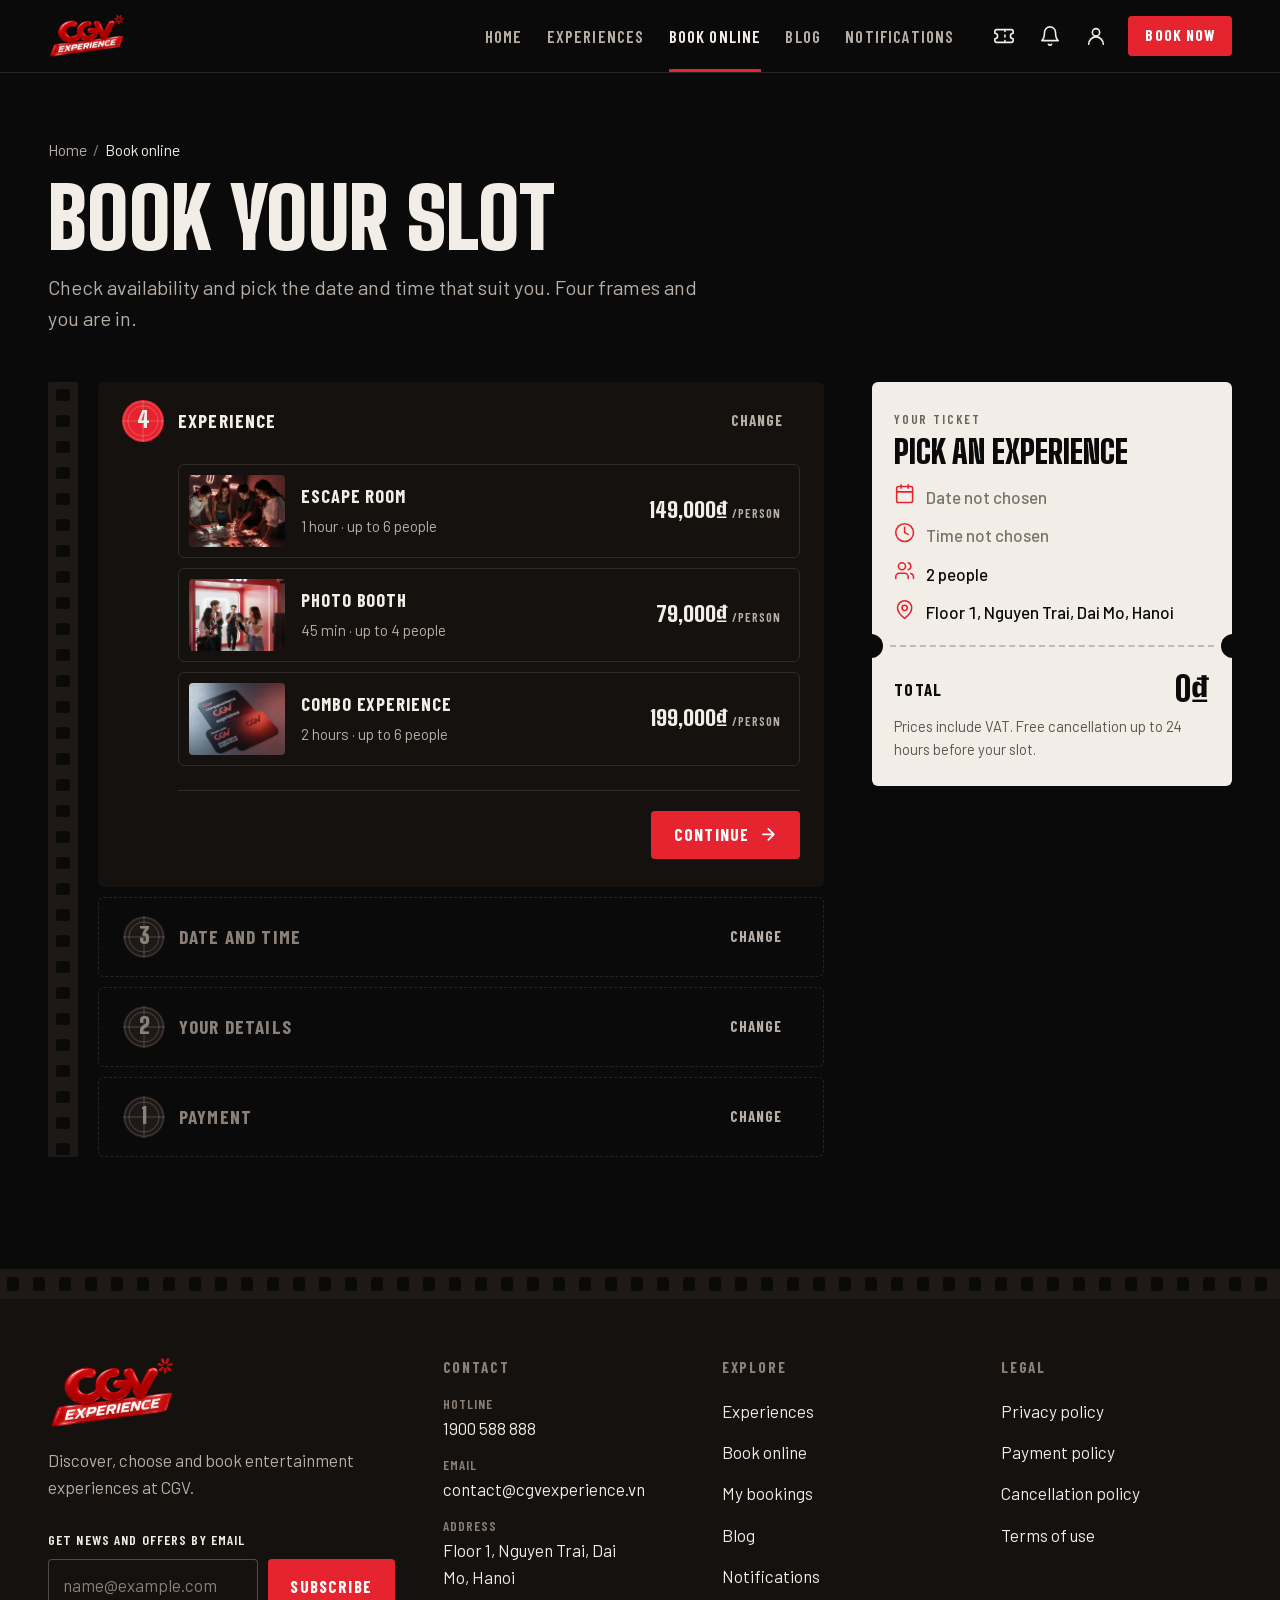
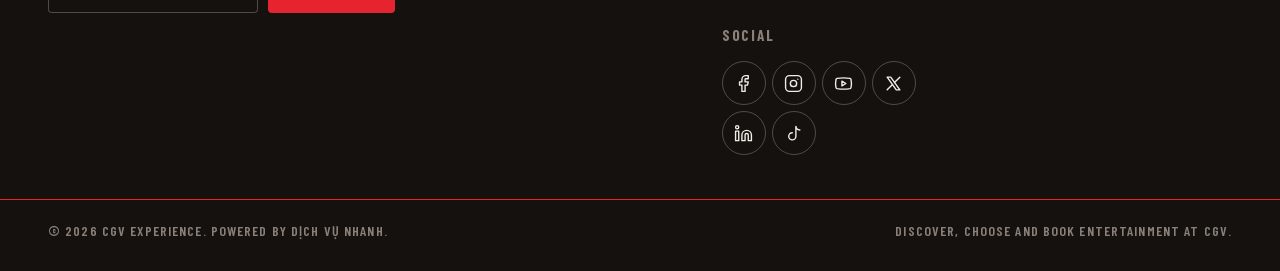
<file: pages/booking.html>
<!doctype html>
<html lang="en">
<head>
<meta charset="utf-8">
<meta name="viewport" content="width=device-width, initial-scale=1">
<title>Book online | CGV Experience</title>
<meta name="description" content="Check availability and book an Escape Room, Photo Booth or Combo Experience slot at CGV Experience.">
<meta name="theme-color" content="#0b0a0a">
<link rel="icon" type="image/png" href="assets/images/logo.png">
<link rel="stylesheet" href="assets/css/style.css">
</head>
<body data-page="booking" data-base="">
<svg class="svg-sprite" aria-hidden="true" focusable="false"><defs><symbol id="i-menu" viewBox="0 0 24 24"><path d="M4 6h16M4 12h16M4 18h16"/></symbol><symbol id="i-x" viewBox="0 0 24 24"><path d="M18 6 6 18M6 6l12 12"/></symbol><symbol id="i-ticket" viewBox="0 0 24 24"><path d="M2 9a3 3 0 0 1 0 6v2a2 2 0 0 0 2 2h16a2 2 0 0 0 2-2v-2a3 3 0 0 1 0-6V7a2 2 0 0 0-2-2H4a2 2 0 0 0-2 2Z"/><path d="M13 5v2M13 11v2M13 17v2"/></symbol><symbol id="i-bell" viewBox="0 0 24 24"><path d="M6 8a6 6 0 0 1 12 0c0 7 3 9 3 9H3s3-2 3-9"/><path d="M10.3 21a1.94 1.94 0 0 0 3.4 0"/></symbol><symbol id="i-user" viewBox="0 0 24 24"><circle cx="12" cy="8" r="4"/><path d="M4 21a8 8 0 0 1 16 0"/></symbol><symbol id="i-calendar" viewBox="0 0 24 24"><rect x="3" y="4" width="18" height="18" rx="2"/><path d="M16 2v4M8 2v4M3 10h18"/></symbol><symbol id="i-clock" viewBox="0 0 24 24"><circle cx="12" cy="12" r="10"/><path d="M12 6v6l4 2"/></symbol><symbol id="i-users" viewBox="0 0 24 24"><path d="M16 21v-2a4 4 0 0 0-4-4H6a4 4 0 0 0-4 4v2"/><circle cx="9" cy="7" r="4"/><path d="M22 21v-2a4 4 0 0 0-3-3.87M16 3.13a4 4 0 0 1 0 7.75"/></symbol><symbol id="i-map-pin" viewBox="0 0 24 24"><path d="M20 10c0 6-8 12-8 12s-8-6-8-12a8 8 0 0 1 16 0Z"/><circle cx="12" cy="10" r="3"/></symbol><symbol id="i-phone" viewBox="0 0 24 24"><path d="M22 16.92v3a2 2 0 0 1-2.18 2 19.79 19.79 0 0 1-8.63-3.07 19.5 19.5 0 0 1-6-6 19.79 19.79 0 0 1-3.07-8.67A2 2 0 0 1 4.11 2h3a2 2 0 0 1 2 1.72c.13.96.36 1.9.7 2.81a2 2 0 0 1-.45 2.11L8.09 9.91a16 16 0 0 0 6 6l1.27-1.27a2 2 0 0 1 2.11-.45c.91.34 1.85.57 2.81.7A2 2 0 0 1 22 16.92Z"/></symbol><symbol id="i-mail" viewBox="0 0 24 24"><rect x="2" y="4" width="20" height="16" rx="2"/><path d="m22 7-10 6L2 7"/></symbol><symbol id="i-chevron-left" viewBox="0 0 24 24"><path d="m15 18-6-6 6-6"/></symbol><symbol id="i-chevron-right" viewBox="0 0 24 24"><path d="m9 18 6-6-6-6"/></symbol><symbol id="i-arrow-right" viewBox="0 0 24 24"><path d="M5 12h14M12 5l7 7-7 7"/></symbol><symbol id="i-arrow-left" viewBox="0 0 24 24"><path d="M19 12H5M12 19l-7-7 7-7"/></symbol><symbol id="i-check" viewBox="0 0 24 24"><path d="M20 6 9 17l-5-5"/></symbol><symbol id="i-plus" viewBox="0 0 24 24"><path d="M12 5v14M5 12h14"/></symbol><symbol id="i-minus" viewBox="0 0 24 24"><path d="M5 12h14"/></symbol><symbol id="i-heart" viewBox="0 0 24 24"><path d="M19 14c1.49-1.46 3-3.21 3-5.5A5.5 5.5 0 0 0 16.5 3c-1.76 0-3 .5-4.5 2-1.5-1.5-2.74-2-4.5-2A5.5 5.5 0 0 0 2 8.5c0 2.3 1.5 4.05 3 5.5l7 7Z"/></symbol><symbol id="i-message" viewBox="0 0 24 24"><path d="M7.9 20A9 9 0 1 0 4 16.1L2 22Z"/></symbol><symbol id="i-link" viewBox="0 0 24 24"><path d="M10 13a5 5 0 0 0 7.54.54l3-3a5 5 0 0 0-7.07-7.07l-1.72 1.71"/><path d="M14 11a5 5 0 0 0-7.54-.54l-3 3a5 5 0 0 0 7.07 7.07l1.71-1.71"/></symbol><symbol id="i-eye" viewBox="0 0 24 24"><path d="M2 12s3-7 10-7 10 7 10 7-3 7-10 7-10-7-10-7Z"/><circle cx="12" cy="12" r="3"/></symbol><symbol id="i-eye-off" viewBox="0 0 24 24"><path d="M9.88 9.88a3 3 0 1 0 4.24 4.24M10.73 5.08A10.4 10.4 0 0 1 12 5c7 0 10 7 10 7a13.2 13.2 0 0 1-1.67 2.68M6.61 6.61A13.5 13.5 0 0 0 2 12s3 7 10 7a9.7 9.7 0 0 0 5.39-1.61M2 2l20 20"/></symbol><symbol id="i-lock" viewBox="0 0 24 24"><rect x="3" y="11" width="18" height="11" rx="2"/><path d="M7 11V7a5 5 0 0 1 10 0v4"/></symbol><symbol id="i-camera" viewBox="0 0 24 24"><path d="M14.5 4h-5L7 7H4a2 2 0 0 0-2 2v9a2 2 0 0 0 2 2h16a2 2 0 0 0 2-2V9a2 2 0 0 0-2-2h-3l-2.5-3Z"/><circle cx="12" cy="13" r="3"/></symbol><symbol id="i-layers" viewBox="0 0 24 24"><path d="m12 2 10 5-10 5L2 7l10-5Z"/><path d="m2 17 10 5 10-5M2 12l10 5 10-5"/></symbol><symbol id="i-credit-card" viewBox="0 0 24 24"><rect x="2" y="5" width="20" height="14" rx="2"/><path d="M2 10h20"/></symbol><symbol id="i-wallet" viewBox="0 0 24 24"><path d="M21 12V7H5a2 2 0 0 1 0-4h14v4"/><path d="M3 5v14a2 2 0 0 0 2 2h16v-5"/><path d="M18 12a2 2 0 0 0 0 4h4v-4Z"/></symbol><symbol id="i-qr" viewBox="0 0 24 24"><rect x="3" y="3" width="7" height="7" rx="1"/><rect x="14" y="3" width="7" height="7" rx="1"/><rect x="3" y="14" width="7" height="7" rx="1"/><path d="M14 14h3v3h-3zM21 14v.01M14 21h.01M17 21h4v-4"/></symbol><symbol id="i-store" viewBox="0 0 24 24"><path d="M3 9 5 4h14l2 5M3 9v11h18V9M3 9h18M9 20v-6h6v6"/></symbol><symbol id="i-download" viewBox="0 0 24 24"><path d="M21 15v4a2 2 0 0 1-2 2H5a2 2 0 0 1-2-2v-4M7 10l5 5 5-5M12 15V3"/></symbol><symbol id="i-info" viewBox="0 0 24 24"><circle cx="12" cy="12" r="10"/><path d="M12 16v-4M12 8h.01"/></symbol><symbol id="i-log-out" viewBox="0 0 24 24"><path d="M9 21H5a2 2 0 0 1-2-2V5a2 2 0 0 1 2-2h4M16 17l5-5-5-5M21 12H9"/></symbol><symbol id="i-play" viewBox="0 0 24 24"><path d="M7 4v16l13-8Z"/></symbol><symbol id="i-facebook" viewBox="0 0 24 24"><path d="M18 2h-3a5 5 0 0 0-5 5v3H7v4h3v8h4v-8h3l1-4h-4V7a1 1 0 0 1 1-1h3Z"/></symbol><symbol id="i-instagram" viewBox="0 0 24 24"><rect x="2" y="2" width="20" height="20" rx="5"/><circle cx="12" cy="12" r="4"/><path d="M17.5 6.5h.01"/></symbol><symbol id="i-youtube" viewBox="0 0 24 24"><path d="M2.5 17a24 24 0 0 1 0-10 2 2 0 0 1 1.4-1.4 49.6 49.6 0 0 1 16.2 0A2 2 0 0 1 21.5 7a24 24 0 0 1 0 10 2 2 0 0 1-1.4 1.4 49.6 49.6 0 0 1-16.2 0A2 2 0 0 1 2.5 17"/><path d="m10 15 5-3-5-3Z"/></symbol><symbol id="i-x-logo" viewBox="0 0 24 24"><path d="M4 4h4.5L20 20h-4.5Z"/><path d="M4 20l6.8-6.8M20 4l-6.8 6.8"/></symbol><symbol id="i-linkedin" viewBox="0 0 24 24"><path d="M16 8a6 6 0 0 1 6 6v7h-4v-7a2 2 0 0 0-4 0v7h-4v-7a6 6 0 0 1 6-6Z"/><rect x="2" y="9" width="4" height="12"/><circle cx="4" cy="4" r="2"/></symbol><symbol id="i-tiktok" viewBox="0 0 24 24"><path d="M15 3c.4 2.6 2.2 4.4 5 4.6M15 3v12.5A4.5 4.5 0 1 1 10.5 11"/></symbol><symbol id="i-google" viewBox="0 0 24 24"><path d="M20.5 12.2c0-.6-.1-1.2-.2-1.7H12v3.3h4.8a4.1 4.1 0 0 1-1.8 2.7"/><path d="M15 16.5A7 7 0 1 1 16.9 7"/></symbol></defs></svg>
<a class="skip-link" href="#main">Skip to content</a>
<header class="site-header">
  <div class="wrap site-header__bar">
    <a class="brand" href="../index.html" aria-label="CGV Experience, home"><img src="assets/images/logo.png" alt="CGV Experience" width="460" height="276"></a>
    <nav class="nav" aria-label="Main"><a href="../index.html">Home</a><a href="services.html">Experiences</a><a href="booking.html" aria-current="page">Book online</a><a href="blog.html">Blog</a><a href="notifications.html">Notifications</a></nav>
    <div class="header-tools">
      <a class="icon-btn" href="my-bookings.html" aria-label="My bookings"><svg class="icon" aria-hidden="true"><use href="#i-ticket"/></svg><span class="badge" data-count="bookings" hidden></span></a>
      <a class="icon-btn" href="notifications.html" aria-label="Notifications"><svg class="icon" aria-hidden="true"><use href="#i-bell"/></svg><span class="badge" data-count="notifs" hidden></span></a>
      <button class="icon-btn" type="button" data-account aria-label="Log in or sign up"><svg class="icon" aria-hidden="true"><use href="#i-user"/></svg></button>
      <a class="btn btn--primary btn--sm" href="booking.html">Book now</a>
      <button class="icon-btn menu-toggle" type="button" data-menu-toggle aria-expanded="false" aria-controls="mobile-menu" aria-label="Open menu"><svg class="icon" aria-hidden="true"><use href="#i-menu"/></svg></button>
    </div>
  </div>
  <div class="mobile-menu" id="mobile-menu">
    <div class="rail-v" aria-hidden="true"></div>
    <div class="mobile-menu__body">
      <nav aria-label="Mobile"><ul><li><a href="../index.html">Home<svg class="icon" aria-hidden="true"><use href="#i-arrow-right"/></svg></a></li><li><a href="services.html">Experiences<svg class="icon" aria-hidden="true"><use href="#i-arrow-right"/></svg></a></li><li><a href="booking.html" aria-current="page">Book online<svg class="icon" aria-hidden="true"><use href="#i-arrow-right"/></svg></a></li><li><a href="blog.html">Blog<svg class="icon" aria-hidden="true"><use href="#i-arrow-right"/></svg></a></li><li><a href="notifications.html">Notifications<svg class="icon" aria-hidden="true"><use href="#i-arrow-right"/></svg></a></li><li><a href="my-bookings.html">My bookings<svg class="icon" aria-hidden="true"><use href="#i-arrow-right"/></svg></a></li></ul></nav>
      <div class="mobile-menu__cta"><a class="btn btn--primary btn--block" href="booking.html"><svg class="icon" aria-hidden="true"><use href="#i-ticket"/></svg>Book a slot</a></div>
    </div>
  </div>
</header>
<main id="main">

<div data-booking-page>
  <div class="wrap">
    <header class="page-head" style="border-bottom:0;padding-bottom:0">
      <nav aria-label="Breadcrumb"><ol class="crumbs"><li><a href="../index.html">Home</a></li><li><span aria-current="page">Book online</span></li></ol></nav>
      <h1 class="h1">Book your slot</h1>
      <p class="lede">Check availability and pick the date and time that suit you. Four frames and you are in.</p>
    </header>
    <div class="booking" data-booking>
      <div class="bk-reel">
        <div class="rail-v" aria-hidden="true"></div>
        <ol class="bk-frames" style="list-style:none">
        <li class="bk-frame" data-step="1" data-state="locked">
          <div class="bk-frame__head">
            <div class="leader" aria-hidden="true"><svg class="leader__rings" viewBox="0 0 100 100" aria-hidden="true"><circle cx="50" cy="50" r="46"/><circle cx="50" cy="50" r="36"/><path d="M50 0v100M0 50h100"/></svg><span class="leader__num">4</span></div>
            <div class="bk-frame__title"><h2><span class="sr-only">Step 1 of 4: </span>Experience</h2><p class="bk-frame__sum" hidden></p></div>
            <button class="btn btn--quiet btn--sm" type="button" data-change hidden>Change<span class="sr-only"> experience</span></button>
          </div>
          <div class="bk-frame__body" hidden></div>
        </li>
        <li class="bk-frame" data-step="2" data-state="locked">
          <div class="bk-frame__head">
            <div class="leader" aria-hidden="true"><svg class="leader__rings" viewBox="0 0 100 100" aria-hidden="true"><circle cx="50" cy="50" r="46"/><circle cx="50" cy="50" r="36"/><path d="M50 0v100M0 50h100"/></svg><span class="leader__num">3</span></div>
            <div class="bk-frame__title"><h2><span class="sr-only">Step 2 of 4: </span>Date and time</h2><p class="bk-frame__sum" hidden></p></div>
            <button class="btn btn--quiet btn--sm" type="button" data-change hidden>Change<span class="sr-only"> date and time</span></button>
          </div>
          <div class="bk-frame__body" hidden></div>
        </li>
        <li class="bk-frame" data-step="3" data-state="locked">
          <div class="bk-frame__head">
            <div class="leader" aria-hidden="true"><svg class="leader__rings" viewBox="0 0 100 100" aria-hidden="true"><circle cx="50" cy="50" r="46"/><circle cx="50" cy="50" r="36"/><path d="M50 0v100M0 50h100"/></svg><span class="leader__num">2</span></div>
            <div class="bk-frame__title"><h2><span class="sr-only">Step 3 of 4: </span>Your details</h2><p class="bk-frame__sum" hidden></p></div>
            <button class="btn btn--quiet btn--sm" type="button" data-change hidden>Change<span class="sr-only"> details</span></button>
          </div>
          <div class="bk-frame__body" hidden></div>
        </li>
        <li class="bk-frame" data-step="4" data-state="locked">
          <div class="bk-frame__head">
            <div class="leader" aria-hidden="true"><svg class="leader__rings" viewBox="0 0 100 100" aria-hidden="true"><circle cx="50" cy="50" r="46"/><circle cx="50" cy="50" r="36"/><path d="M50 0v100M0 50h100"/></svg><span class="leader__num">1</span></div>
            <div class="bk-frame__title"><h2><span class="sr-only">Step 4 of 4: </span>Payment</h2><p class="bk-frame__sum" hidden></p></div>
            <button class="btn btn--quiet btn--sm" type="button" data-change hidden>Change<span class="sr-only"> payment</span></button>
          </div>
          <div class="bk-frame__body" hidden></div>
        </li>
        </ol>
      </div>
      <aside class="ticket" data-ticket aria-label="Your ticket"></aside>
    </div>
    <noscript><p class="lede" style="padding-bottom:80px">Online booking needs JavaScript. Call 1900 588 888 to book by phone.</p></noscript>
  </div>
</div>
</main>
<footer class="site-footer">
  <div class="rail" aria-hidden="true"></div>
  <div class="wrap footer__main">
    <div class="footer__brand">
      <img src="assets/images/logo.png" alt="CGV Experience" width="460" height="276" loading="lazy">
      <p>Discover, choose and book entertainment experiences at CGV.</p>
      <form class="news-form footer__news" data-newsletter novalidate>
        <div class="field"><label class="label" for="footer-email">Get news and offers by email</label>
          <div class="news-form__row"><input id="footer-email" type="email" required data-label="Email" placeholder="name@example.com" autocomplete="email"><button class="btn btn--primary" type="submit">Subscribe</button></div>
          <p class="field__error"></p></div>
        <p class="form-msg" aria-live="polite"></p>
      </form>
    </div>
    <div class="footer__col">
      <h2>Contact</h2>
      <address>
        <p><span>Hotline</span><a href="tel:1900588888">1900 588 888</a></p>
        <p><span>Email</span><a href="mailto:contact@cgvexperience.vn">contact@cgvexperience.vn</a></p>
        <p><span>Address</span>Floor 1, Nguyen Trai, Dai Mo, Hanoi</p>
      </address>
    </div>
    <div class="footer__col">
      <h2>Explore</h2>
      <ul>
        <li><a href="services.html">Experiences</a></li>
        <li><a href="booking.html">Book online</a></li>
        <li><a href="my-bookings.html">My bookings</a></li>
        <li><a href="blog.html">Blog</a></li>
        <li><a href="notifications.html">Notifications</a></li>
      </ul>
      <h2 style="margin-top:28px">Social</h2>
      <div class="socials"><a href="https://www.facebook.com/" target="_blank" rel="noopener" aria-label="CGV Experience on Facebook"><svg class="icon" aria-hidden="true"><use href="#i-facebook"/></svg></a><a href="https://www.instagram.com/" target="_blank" rel="noopener" aria-label="CGV Experience on Instagram"><svg class="icon" aria-hidden="true"><use href="#i-instagram"/></svg></a><a href="https://www.youtube.com/" target="_blank" rel="noopener" aria-label="CGV Experience on YouTube"><svg class="icon" aria-hidden="true"><use href="#i-youtube"/></svg></a><a href="https://x.com/" target="_blank" rel="noopener" aria-label="CGV Experience on X"><svg class="icon" aria-hidden="true"><use href="#i-x-logo"/></svg></a><a href="https://www.linkedin.com/" target="_blank" rel="noopener" aria-label="CGV Experience on LinkedIn"><svg class="icon" aria-hidden="true"><use href="#i-linkedin"/></svg></a><a href="https://www.tiktok.com/" target="_blank" rel="noopener" aria-label="CGV Experience on TikTok"><svg class="icon" aria-hidden="true"><use href="#i-tiktok"/></svg></a></div>
    </div>
    <div class="footer__col">
      <h2>Legal</h2>
      <ul>
        <li><a href="policies.html#privacy">Privacy policy</a></li>
        <li><a href="policies.html#payment">Payment policy</a></li>
        <li><a href="policies.html#cancellation">Cancellation policy</a></li>
        <li><a href="policies.html#terms">Terms of use</a></li>
      </ul>
    </div>
  </div>
  <div class="footer__bottom"><div class="wrap"><p>© 2026 CGV Experience. Powered by Dịch Vụ Nhanh.</p><p>Discover, choose and book entertainment at CGV.</p></div></div>
</footer>
<script src="assets/js/app.js"></script>
</body>
</html>
</file>
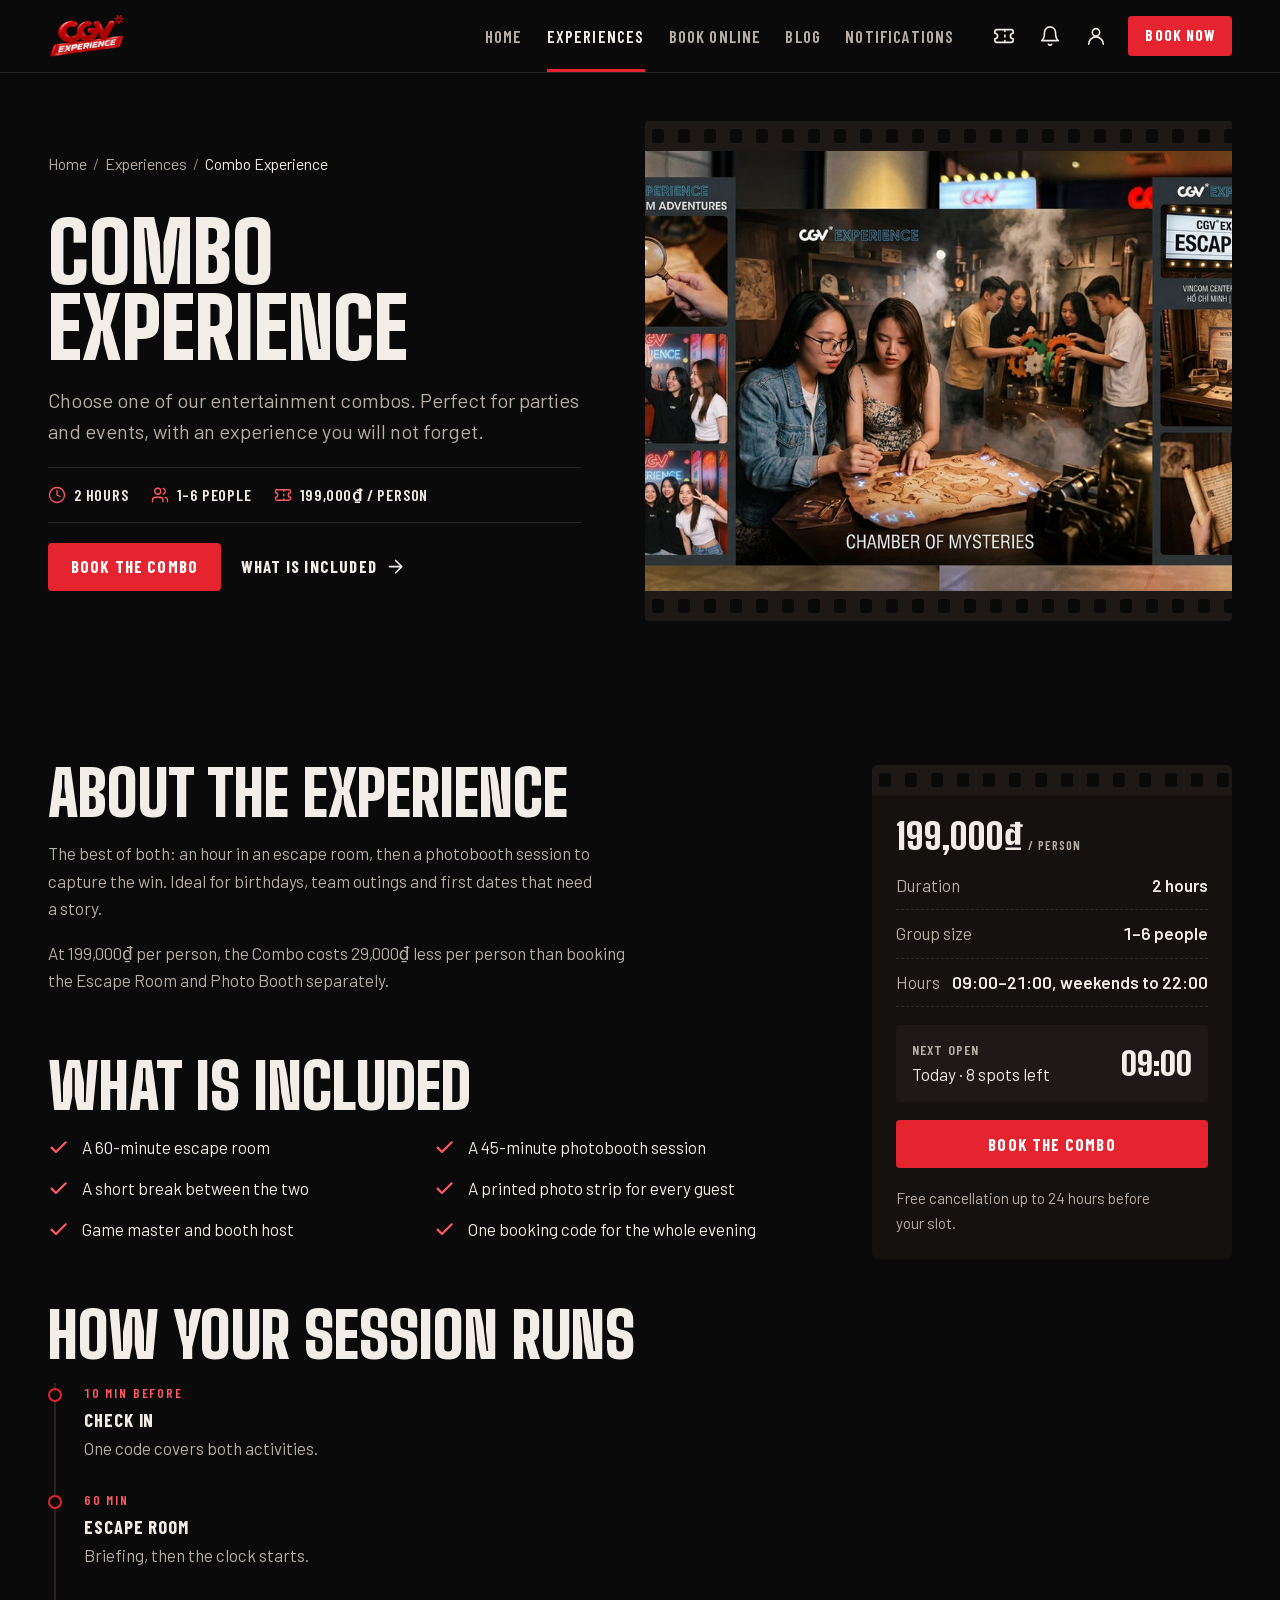
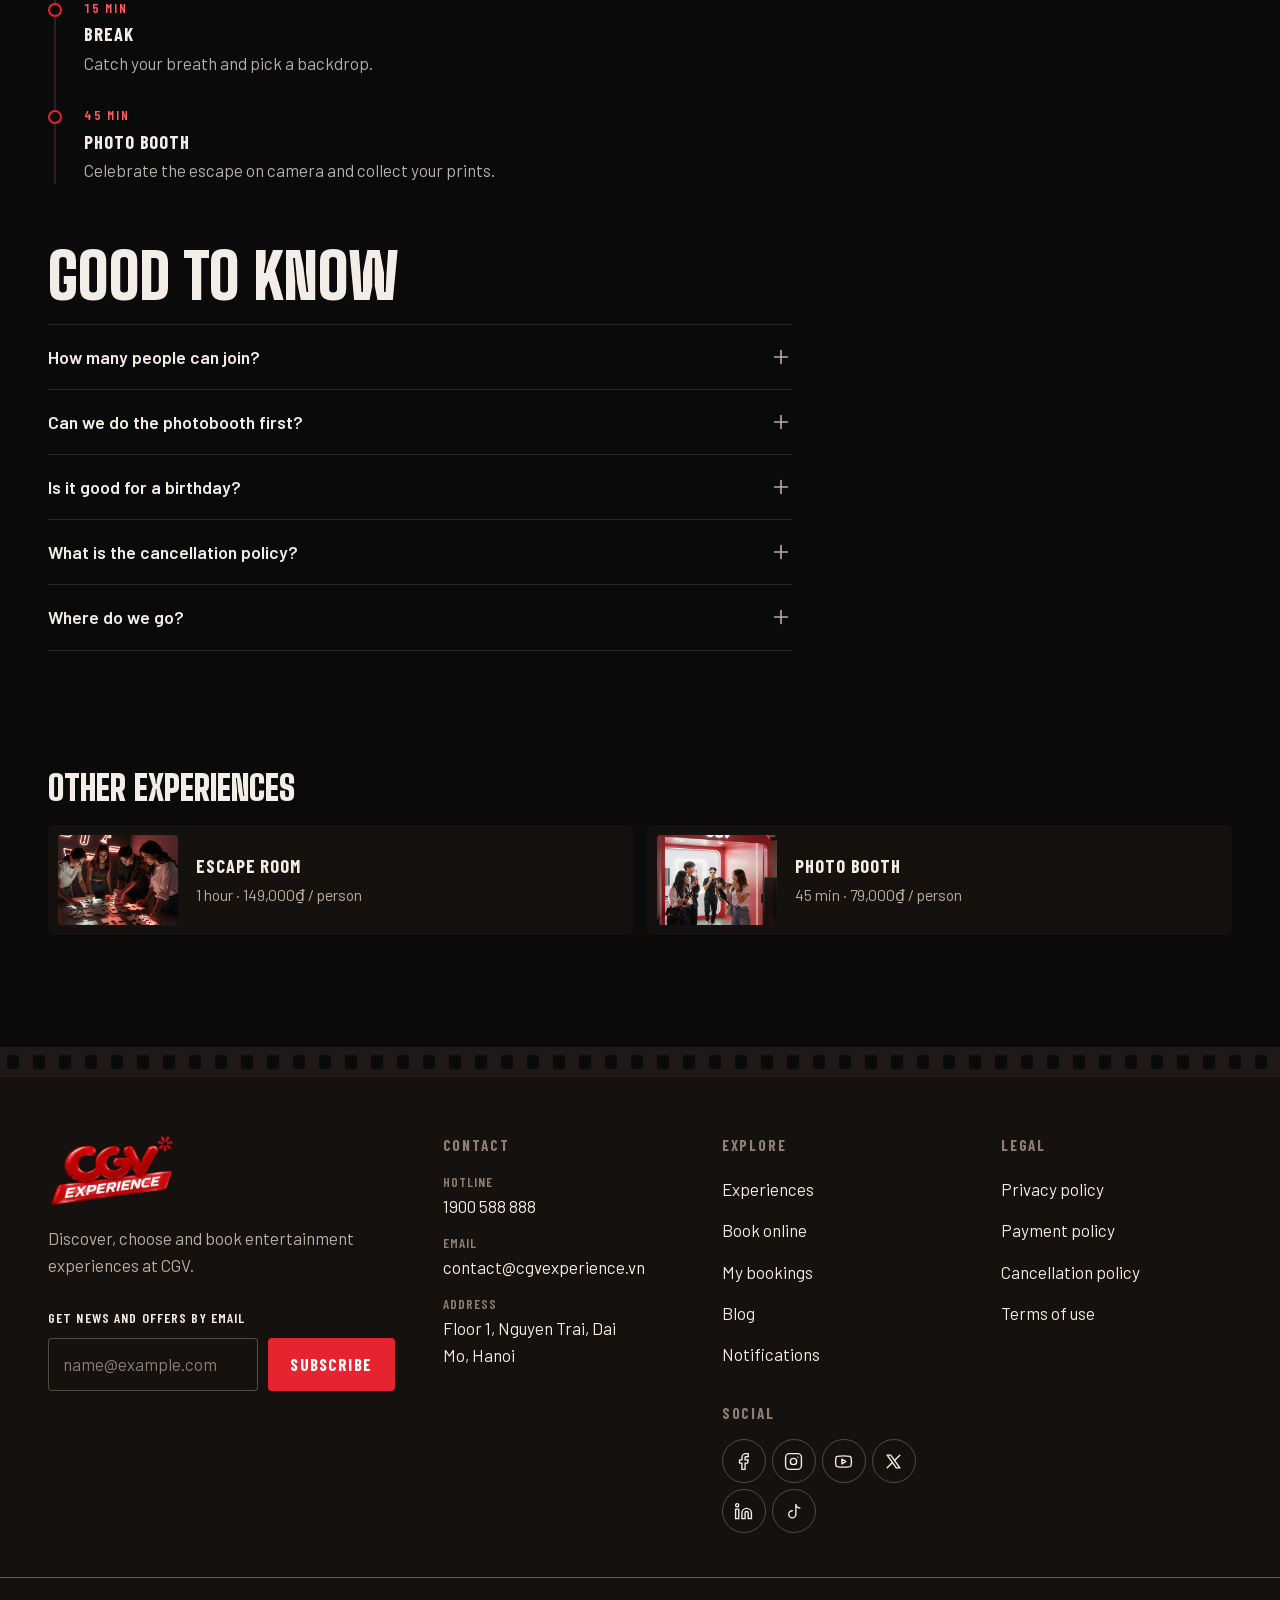
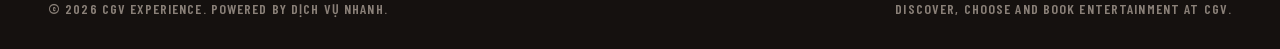
<file: pages/combo-experience.html>
<!doctype html>
<html lang="en">
<head>
<meta charset="utf-8">
<meta name="viewport" content="width=device-width, initial-scale=1">
<title>Combo Experience | CGV Experience</title>
<meta name="description" content="Combo Experience at CGV Experience: 2 hours, up to 6 people, 199,000₫ per person.">
<meta name="theme-color" content="#0b0a0a">
<link rel="icon" type="image/png" href="assets/images/logo.png">
<link rel="stylesheet" href="assets/css/style.css">
</head>
<body data-page="experiences" data-base="" data-service="combo-experience">
<svg class="svg-sprite" aria-hidden="true" focusable="false"><defs><symbol id="i-menu" viewBox="0 0 24 24"><path d="M4 6h16M4 12h16M4 18h16"/></symbol><symbol id="i-x" viewBox="0 0 24 24"><path d="M18 6 6 18M6 6l12 12"/></symbol><symbol id="i-ticket" viewBox="0 0 24 24"><path d="M2 9a3 3 0 0 1 0 6v2a2 2 0 0 0 2 2h16a2 2 0 0 0 2-2v-2a3 3 0 0 1 0-6V7a2 2 0 0 0-2-2H4a2 2 0 0 0-2 2Z"/><path d="M13 5v2M13 11v2M13 17v2"/></symbol><symbol id="i-bell" viewBox="0 0 24 24"><path d="M6 8a6 6 0 0 1 12 0c0 7 3 9 3 9H3s3-2 3-9"/><path d="M10.3 21a1.94 1.94 0 0 0 3.4 0"/></symbol><symbol id="i-user" viewBox="0 0 24 24"><circle cx="12" cy="8" r="4"/><path d="M4 21a8 8 0 0 1 16 0"/></symbol><symbol id="i-calendar" viewBox="0 0 24 24"><rect x="3" y="4" width="18" height="18" rx="2"/><path d="M16 2v4M8 2v4M3 10h18"/></symbol><symbol id="i-clock" viewBox="0 0 24 24"><circle cx="12" cy="12" r="10"/><path d="M12 6v6l4 2"/></symbol><symbol id="i-users" viewBox="0 0 24 24"><path d="M16 21v-2a4 4 0 0 0-4-4H6a4 4 0 0 0-4 4v2"/><circle cx="9" cy="7" r="4"/><path d="M22 21v-2a4 4 0 0 0-3-3.87M16 3.13a4 4 0 0 1 0 7.75"/></symbol><symbol id="i-map-pin" viewBox="0 0 24 24"><path d="M20 10c0 6-8 12-8 12s-8-6-8-12a8 8 0 0 1 16 0Z"/><circle cx="12" cy="10" r="3"/></symbol><symbol id="i-phone" viewBox="0 0 24 24"><path d="M22 16.92v3a2 2 0 0 1-2.18 2 19.79 19.79 0 0 1-8.63-3.07 19.5 19.5 0 0 1-6-6 19.79 19.79 0 0 1-3.07-8.67A2 2 0 0 1 4.11 2h3a2 2 0 0 1 2 1.72c.13.96.36 1.9.7 2.81a2 2 0 0 1-.45 2.11L8.09 9.91a16 16 0 0 0 6 6l1.27-1.27a2 2 0 0 1 2.11-.45c.91.34 1.85.57 2.81.7A2 2 0 0 1 22 16.92Z"/></symbol><symbol id="i-mail" viewBox="0 0 24 24"><rect x="2" y="4" width="20" height="16" rx="2"/><path d="m22 7-10 6L2 7"/></symbol><symbol id="i-chevron-left" viewBox="0 0 24 24"><path d="m15 18-6-6 6-6"/></symbol><symbol id="i-chevron-right" viewBox="0 0 24 24"><path d="m9 18 6-6-6-6"/></symbol><symbol id="i-arrow-right" viewBox="0 0 24 24"><path d="M5 12h14M12 5l7 7-7 7"/></symbol><symbol id="i-arrow-left" viewBox="0 0 24 24"><path d="M19 12H5M12 19l-7-7 7-7"/></symbol><symbol id="i-check" viewBox="0 0 24 24"><path d="M20 6 9 17l-5-5"/></symbol><symbol id="i-plus" viewBox="0 0 24 24"><path d="M12 5v14M5 12h14"/></symbol><symbol id="i-minus" viewBox="0 0 24 24"><path d="M5 12h14"/></symbol><symbol id="i-heart" viewBox="0 0 24 24"><path d="M19 14c1.49-1.46 3-3.21 3-5.5A5.5 5.5 0 0 0 16.5 3c-1.76 0-3 .5-4.5 2-1.5-1.5-2.74-2-4.5-2A5.5 5.5 0 0 0 2 8.5c0 2.3 1.5 4.05 3 5.5l7 7Z"/></symbol><symbol id="i-message" viewBox="0 0 24 24"><path d="M7.9 20A9 9 0 1 0 4 16.1L2 22Z"/></symbol><symbol id="i-link" viewBox="0 0 24 24"><path d="M10 13a5 5 0 0 0 7.54.54l3-3a5 5 0 0 0-7.07-7.07l-1.72 1.71"/><path d="M14 11a5 5 0 0 0-7.54-.54l-3 3a5 5 0 0 0 7.07 7.07l1.71-1.71"/></symbol><symbol id="i-eye" viewBox="0 0 24 24"><path d="M2 12s3-7 10-7 10 7 10 7-3 7-10 7-10-7-10-7Z"/><circle cx="12" cy="12" r="3"/></symbol><symbol id="i-eye-off" viewBox="0 0 24 24"><path d="M9.88 9.88a3 3 0 1 0 4.24 4.24M10.73 5.08A10.4 10.4 0 0 1 12 5c7 0 10 7 10 7a13.2 13.2 0 0 1-1.67 2.68M6.61 6.61A13.5 13.5 0 0 0 2 12s3 7 10 7a9.7 9.7 0 0 0 5.39-1.61M2 2l20 20"/></symbol><symbol id="i-lock" viewBox="0 0 24 24"><rect x="3" y="11" width="18" height="11" rx="2"/><path d="M7 11V7a5 5 0 0 1 10 0v4"/></symbol><symbol id="i-camera" viewBox="0 0 24 24"><path d="M14.5 4h-5L7 7H4a2 2 0 0 0-2 2v9a2 2 0 0 0 2 2h16a2 2 0 0 0 2-2V9a2 2 0 0 0-2-2h-3l-2.5-3Z"/><circle cx="12" cy="13" r="3"/></symbol><symbol id="i-layers" viewBox="0 0 24 24"><path d="m12 2 10 5-10 5L2 7l10-5Z"/><path d="m2 17 10 5 10-5M2 12l10 5 10-5"/></symbol><symbol id="i-credit-card" viewBox="0 0 24 24"><rect x="2" y="5" width="20" height="14" rx="2"/><path d="M2 10h20"/></symbol><symbol id="i-wallet" viewBox="0 0 24 24"><path d="M21 12V7H5a2 2 0 0 1 0-4h14v4"/><path d="M3 5v14a2 2 0 0 0 2 2h16v-5"/><path d="M18 12a2 2 0 0 0 0 4h4v-4Z"/></symbol><symbol id="i-qr" viewBox="0 0 24 24"><rect x="3" y="3" width="7" height="7" rx="1"/><rect x="14" y="3" width="7" height="7" rx="1"/><rect x="3" y="14" width="7" height="7" rx="1"/><path d="M14 14h3v3h-3zM21 14v.01M14 21h.01M17 21h4v-4"/></symbol><symbol id="i-store" viewBox="0 0 24 24"><path d="M3 9 5 4h14l2 5M3 9v11h18V9M3 9h18M9 20v-6h6v6"/></symbol><symbol id="i-download" viewBox="0 0 24 24"><path d="M21 15v4a2 2 0 0 1-2 2H5a2 2 0 0 1-2-2v-4M7 10l5 5 5-5M12 15V3"/></symbol><symbol id="i-info" viewBox="0 0 24 24"><circle cx="12" cy="12" r="10"/><path d="M12 16v-4M12 8h.01"/></symbol><symbol id="i-log-out" viewBox="0 0 24 24"><path d="M9 21H5a2 2 0 0 1-2-2V5a2 2 0 0 1 2-2h4M16 17l5-5-5-5M21 12H9"/></symbol><symbol id="i-play" viewBox="0 0 24 24"><path d="M7 4v16l13-8Z"/></symbol><symbol id="i-facebook" viewBox="0 0 24 24"><path d="M18 2h-3a5 5 0 0 0-5 5v3H7v4h3v8h4v-8h3l1-4h-4V7a1 1 0 0 1 1-1h3Z"/></symbol><symbol id="i-instagram" viewBox="0 0 24 24"><rect x="2" y="2" width="20" height="20" rx="5"/><circle cx="12" cy="12" r="4"/><path d="M17.5 6.5h.01"/></symbol><symbol id="i-youtube" viewBox="0 0 24 24"><path d="M2.5 17a24 24 0 0 1 0-10 2 2 0 0 1 1.4-1.4 49.6 49.6 0 0 1 16.2 0A2 2 0 0 1 21.5 7a24 24 0 0 1 0 10 2 2 0 0 1-1.4 1.4 49.6 49.6 0 0 1-16.2 0A2 2 0 0 1 2.5 17"/><path d="m10 15 5-3-5-3Z"/></symbol><symbol id="i-x-logo" viewBox="0 0 24 24"><path d="M4 4h4.5L20 20h-4.5Z"/><path d="M4 20l6.8-6.8M20 4l-6.8 6.8"/></symbol><symbol id="i-linkedin" viewBox="0 0 24 24"><path d="M16 8a6 6 0 0 1 6 6v7h-4v-7a2 2 0 0 0-4 0v7h-4v-7a6 6 0 0 1 6-6Z"/><rect x="2" y="9" width="4" height="12"/><circle cx="4" cy="4" r="2"/></symbol><symbol id="i-tiktok" viewBox="0 0 24 24"><path d="M15 3c.4 2.6 2.2 4.4 5 4.6M15 3v12.5A4.5 4.5 0 1 1 10.5 11"/></symbol><symbol id="i-google" viewBox="0 0 24 24"><path d="M20.5 12.2c0-.6-.1-1.2-.2-1.7H12v3.3h4.8a4.1 4.1 0 0 1-1.8 2.7"/><path d="M15 16.5A7 7 0 1 1 16.9 7"/></symbol></defs></svg>
<a class="skip-link" href="#main">Skip to content</a>
<header class="site-header">
  <div class="wrap site-header__bar">
    <a class="brand" href="../index.html" aria-label="CGV Experience, home"><img src="assets/images/logo.png" alt="CGV Experience" width="460" height="276"></a>
    <nav class="nav" aria-label="Main"><a href="../index.html">Home</a><a href="services.html" aria-current="page">Experiences</a><a href="booking.html">Book online</a><a href="blog.html">Blog</a><a href="notifications.html">Notifications</a></nav>
    <div class="header-tools">
      <a class="icon-btn" href="my-bookings.html" aria-label="My bookings"><svg class="icon" aria-hidden="true"><use href="#i-ticket"/></svg><span class="badge" data-count="bookings" hidden></span></a>
      <a class="icon-btn" href="notifications.html" aria-label="Notifications"><svg class="icon" aria-hidden="true"><use href="#i-bell"/></svg><span class="badge" data-count="notifs" hidden></span></a>
      <button class="icon-btn" type="button" data-account aria-label="Log in or sign up"><svg class="icon" aria-hidden="true"><use href="#i-user"/></svg></button>
      <a class="btn btn--primary btn--sm" href="booking.html">Book now</a>
      <button class="icon-btn menu-toggle" type="button" data-menu-toggle aria-expanded="false" aria-controls="mobile-menu" aria-label="Open menu"><svg class="icon" aria-hidden="true"><use href="#i-menu"/></svg></button>
    </div>
  </div>
  <div class="mobile-menu" id="mobile-menu">
    <div class="rail-v" aria-hidden="true"></div>
    <div class="mobile-menu__body">
      <nav aria-label="Mobile"><ul><li><a href="../index.html">Home<svg class="icon" aria-hidden="true"><use href="#i-arrow-right"/></svg></a></li><li><a href="services.html" aria-current="page">Experiences<svg class="icon" aria-hidden="true"><use href="#i-arrow-right"/></svg></a></li><li><a href="booking.html">Book online<svg class="icon" aria-hidden="true"><use href="#i-arrow-right"/></svg></a></li><li><a href="blog.html">Blog<svg class="icon" aria-hidden="true"><use href="#i-arrow-right"/></svg></a></li><li><a href="notifications.html">Notifications<svg class="icon" aria-hidden="true"><use href="#i-arrow-right"/></svg></a></li><li><a href="my-bookings.html">My bookings<svg class="icon" aria-hidden="true"><use href="#i-arrow-right"/></svg></a></li></ul></nav>
      <div class="mobile-menu__cta"><a class="btn btn--primary btn--block" href="booking.html"><svg class="icon" aria-hidden="true"><use href="#i-ticket"/></svg>Book a slot</a></div>
    </div>
  </div>
</header>
<main id="main">

<div class="wrap">
  <div class="svc-hero">
    <div class="svc-hero__copy">
      <nav aria-label="Breadcrumb"><ol class="crumbs"><li><a href="../index.html">Home</a></li><li><a href="services.html">Experiences</a></li><li><span aria-current="page">Combo Experience</span></li></ol></nav>
      <h1 class="h1">Combo Experience</h1>
      <p class="lede">Choose one of our entertainment combos. Perfect for parties and events, with an experience you will not forget.</p>
      <ul class="spec"><li><svg class="icon" aria-hidden="true"><use href="#i-clock"/></svg>2 hours</li><li><svg class="icon" aria-hidden="true"><use href="#i-users"/></svg>1–6 people</li><li><svg class="icon" aria-hidden="true"><use href="#i-ticket"/></svg>199,000₫ / person</li></ul>
      <div class="xp__actions"><a class="btn btn--primary" href="booking.html?service=combo-experience">Book the Combo</a><a class="link-arrow" href="#details">What is included<svg class="icon" aria-hidden="true"><use href="#i-arrow-right"/></svg></a></div>
    </div>
    <div class="svc-hero__media strip">
      <div class="rail" aria-hidden="true"></div>
      <div class="frame"><img src="assets/images/combo-collage.jpg" alt="A collage of a group solving an escape room and posing in the photobooth" width="886" height="594" fetchpriority="high" data-fallback="Combo Experience"></div>
      <div class="rail" aria-hidden="true"></div>
    </div>
  </div>
</div>
<div class="wrap svc-layout" id="details">
  <div>
    <section class="prose-block" aria-labelledby="about-t"><h2 class="h2" id="about-t">About the experience</h2><p>The best of both: an hour in an escape room, then a photobooth session to capture the win. Ideal for birthdays, team outings and first dates that need a story.</p><p>At 199,000₫ per person, the Combo costs 29,000₫ less per person than booking the Escape Room and Photo Booth separately.</p></section>
    <section class="prose-block" aria-labelledby="incl-t"><h2 class="h2" id="incl-t">What is included</h2><ul class="ticks"><li><svg class="icon" aria-hidden="true"><use href="#i-check"/></svg><span>A 60-minute escape room</span></li><li><svg class="icon" aria-hidden="true"><use href="#i-check"/></svg><span>A 45-minute photobooth session</span></li><li><svg class="icon" aria-hidden="true"><use href="#i-check"/></svg><span>A short break between the two</span></li><li><svg class="icon" aria-hidden="true"><use href="#i-check"/></svg><span>A printed photo strip for every guest</span></li><li><svg class="icon" aria-hidden="true"><use href="#i-check"/></svg><span>Game master and booth host</span></li><li><svg class="icon" aria-hidden="true"><use href="#i-check"/></svg><span>One booking code for the whole evening</span></li></ul></section>
    <section class="prose-block" aria-labelledby="tl-t"><h2 class="h2" id="tl-t">How your session runs</h2><ol class="timeline"><li><span class="edge">10 min before</span><h3>Check in</h3><p>One code covers both activities.</p></li><li><span class="edge">60 min</span><h3>Escape Room</h3><p>Briefing, then the clock starts.</p></li><li><span class="edge">15 min</span><h3>Break</h3><p>Catch your breath and pick a backdrop.</p></li><li><span class="edge">45 min</span><h3>Photo Booth</h3><p>Celebrate the escape on camera and collect your prints.</p></li></ol></section>
    <section class="prose-block" aria-labelledby="faq-t"><h2 class="h2" id="faq-t">Good to know</h2><div class="faq"><details><summary>How many people can join?<svg class="icon" aria-hidden="true"><use href="#i-plus"/></svg></summary><p>Between 1 and 6 people per booking. Groups larger than four take photos in two rounds.</p></details><details><summary>Can we do the photobooth first?<svg class="icon" aria-hidden="true"><use href="#i-plus"/></svg></summary><p>The escape room runs first so the schedule stays on time for everyone.</p></details><details><summary>Is it good for a birthday?<svg class="icon" aria-hidden="true"><use href="#i-plus"/></svg></summary><p>Yes. Tell us in the booking notes and we will have the booth ready.</p></details><details><summary>What is the cancellation policy?<svg class="icon" aria-hidden="true"><use href="#i-plus"/></svg></summary><p>Free up to 24 hours before your slot. See the full policy for details.</p></details>
      <details><summary>Where do we go?<svg class="icon" aria-hidden="true"><use href="#i-plus"/></svg></summary><p>CGV Experience is on Floor 1, Nguyen Trai, Dai Mo, Hanoi. Check in at the counter by the entrance. Read the <a href="policies.html#cancellation">cancellation policy</a> before you book.</p></details></div></section>
  </div>
  <aside class="book-panel" aria-label="Book Combo Experience">
    <div class="rail" aria-hidden="true"></div>
    <div class="book-panel__body">
      <p class="price" style="font-size:2.2rem">199,000₫<small>/ person</small></p>
      <dl>
        <div><dt>Duration</dt><dd>2 hours</dd></div>
        <div><dt>Group size</dt><dd>1–6 people</dd></div>
        <div><dt>Hours</dt><dd>09:00–21:00, weekends to 22:00</dd></div>
      </dl>
      <a class="next-slot" data-next-slot href="booking.html?service=combo-experience"><span>See open times</span><svg class="icon" aria-hidden="true"><use href="#i-arrow-right"/></svg></a>
      <a class="btn btn--primary btn--block" href="booking.html?service=combo-experience">Book the Combo</a>
      <p class="muted" style="font-size:.95rem">Free cancellation up to 24 hours before your slot.</p>
    </div>
  </aside>
</div>
<section class="section" style="padding-top:0" aria-labelledby="others-t">
  <div class="wrap">
    <h2 class="h3" id="others-t" style="margin-bottom:20px">Other experiences</h2>
    <div class="others"><a class="other" href="escape-room.html"><span class="frame"><img src="assets/images/escape-room-puzzle.jpg" alt="" width="800" height="800" loading="lazy" data-fallback="ER"></span><span><strong>Escape Room</strong><span class="muted">1 hour · 149,000₫ / person</span></span></a><a class="other" href="photo-booth.html"><span class="frame"><img src="assets/images/photobooth-neon.jpg" alt="" width="800" height="800" loading="lazy" data-fallback="PB"></span><span><strong>Photo Booth</strong><span class="muted">45 min · 79,000₫ / person</span></span></a></div>
  </div>
</section>
<div class="sticky-bar"><span class="price">199,000₫<small>/ person</small></span><a class="btn btn--primary" href="booking.html?service=combo-experience">Book now</a></div>
</main>
<footer class="site-footer">
  <div class="rail" aria-hidden="true"></div>
  <div class="wrap footer__main">
    <div class="footer__brand">
      <img src="assets/images/logo.png" alt="CGV Experience" width="460" height="276" loading="lazy">
      <p>Discover, choose and book entertainment experiences at CGV.</p>
      <form class="news-form footer__news" data-newsletter novalidate>
        <div class="field"><label class="label" for="footer-email">Get news and offers by email</label>
          <div class="news-form__row"><input id="footer-email" type="email" required data-label="Email" placeholder="name@example.com" autocomplete="email"><button class="btn btn--primary" type="submit">Subscribe</button></div>
          <p class="field__error"></p></div>
        <p class="form-msg" aria-live="polite"></p>
      </form>
    </div>
    <div class="footer__col">
      <h2>Contact</h2>
      <address>
        <p><span>Hotline</span><a href="tel:1900588888">1900 588 888</a></p>
        <p><span>Email</span><a href="mailto:contact@cgvexperience.vn">contact@cgvexperience.vn</a></p>
        <p><span>Address</span>Floor 1, Nguyen Trai, Dai Mo, Hanoi</p>
      </address>
    </div>
    <div class="footer__col">
      <h2>Explore</h2>
      <ul>
        <li><a href="services.html">Experiences</a></li>
        <li><a href="booking.html">Book online</a></li>
        <li><a href="my-bookings.html">My bookings</a></li>
        <li><a href="blog.html">Blog</a></li>
        <li><a href="notifications.html">Notifications</a></li>
      </ul>
      <h2 style="margin-top:28px">Social</h2>
      <div class="socials"><a href="https://www.facebook.com/" target="_blank" rel="noopener" aria-label="CGV Experience on Facebook"><svg class="icon" aria-hidden="true"><use href="#i-facebook"/></svg></a><a href="https://www.instagram.com/" target="_blank" rel="noopener" aria-label="CGV Experience on Instagram"><svg class="icon" aria-hidden="true"><use href="#i-instagram"/></svg></a><a href="https://www.youtube.com/" target="_blank" rel="noopener" aria-label="CGV Experience on YouTube"><svg class="icon" aria-hidden="true"><use href="#i-youtube"/></svg></a><a href="https://x.com/" target="_blank" rel="noopener" aria-label="CGV Experience on X"><svg class="icon" aria-hidden="true"><use href="#i-x-logo"/></svg></a><a href="https://www.linkedin.com/" target="_blank" rel="noopener" aria-label="CGV Experience on LinkedIn"><svg class="icon" aria-hidden="true"><use href="#i-linkedin"/></svg></a><a href="https://www.tiktok.com/" target="_blank" rel="noopener" aria-label="CGV Experience on TikTok"><svg class="icon" aria-hidden="true"><use href="#i-tiktok"/></svg></a></div>
    </div>
    <div class="footer__col">
      <h2>Legal</h2>
      <ul>
        <li><a href="policies.html#privacy">Privacy policy</a></li>
        <li><a href="policies.html#payment">Payment policy</a></li>
        <li><a href="policies.html#cancellation">Cancellation policy</a></li>
        <li><a href="policies.html#terms">Terms of use</a></li>
      </ul>
    </div>
  </div>
  <div class="footer__bottom"><div class="wrap"><p>© 2026 CGV Experience. Powered by Dịch Vụ Nhanh.</p><p>Discover, choose and book entertainment at CGV.</p></div></div>
</footer>
<script src="assets/js/app.js"></script>
</body>
</html>
</file>
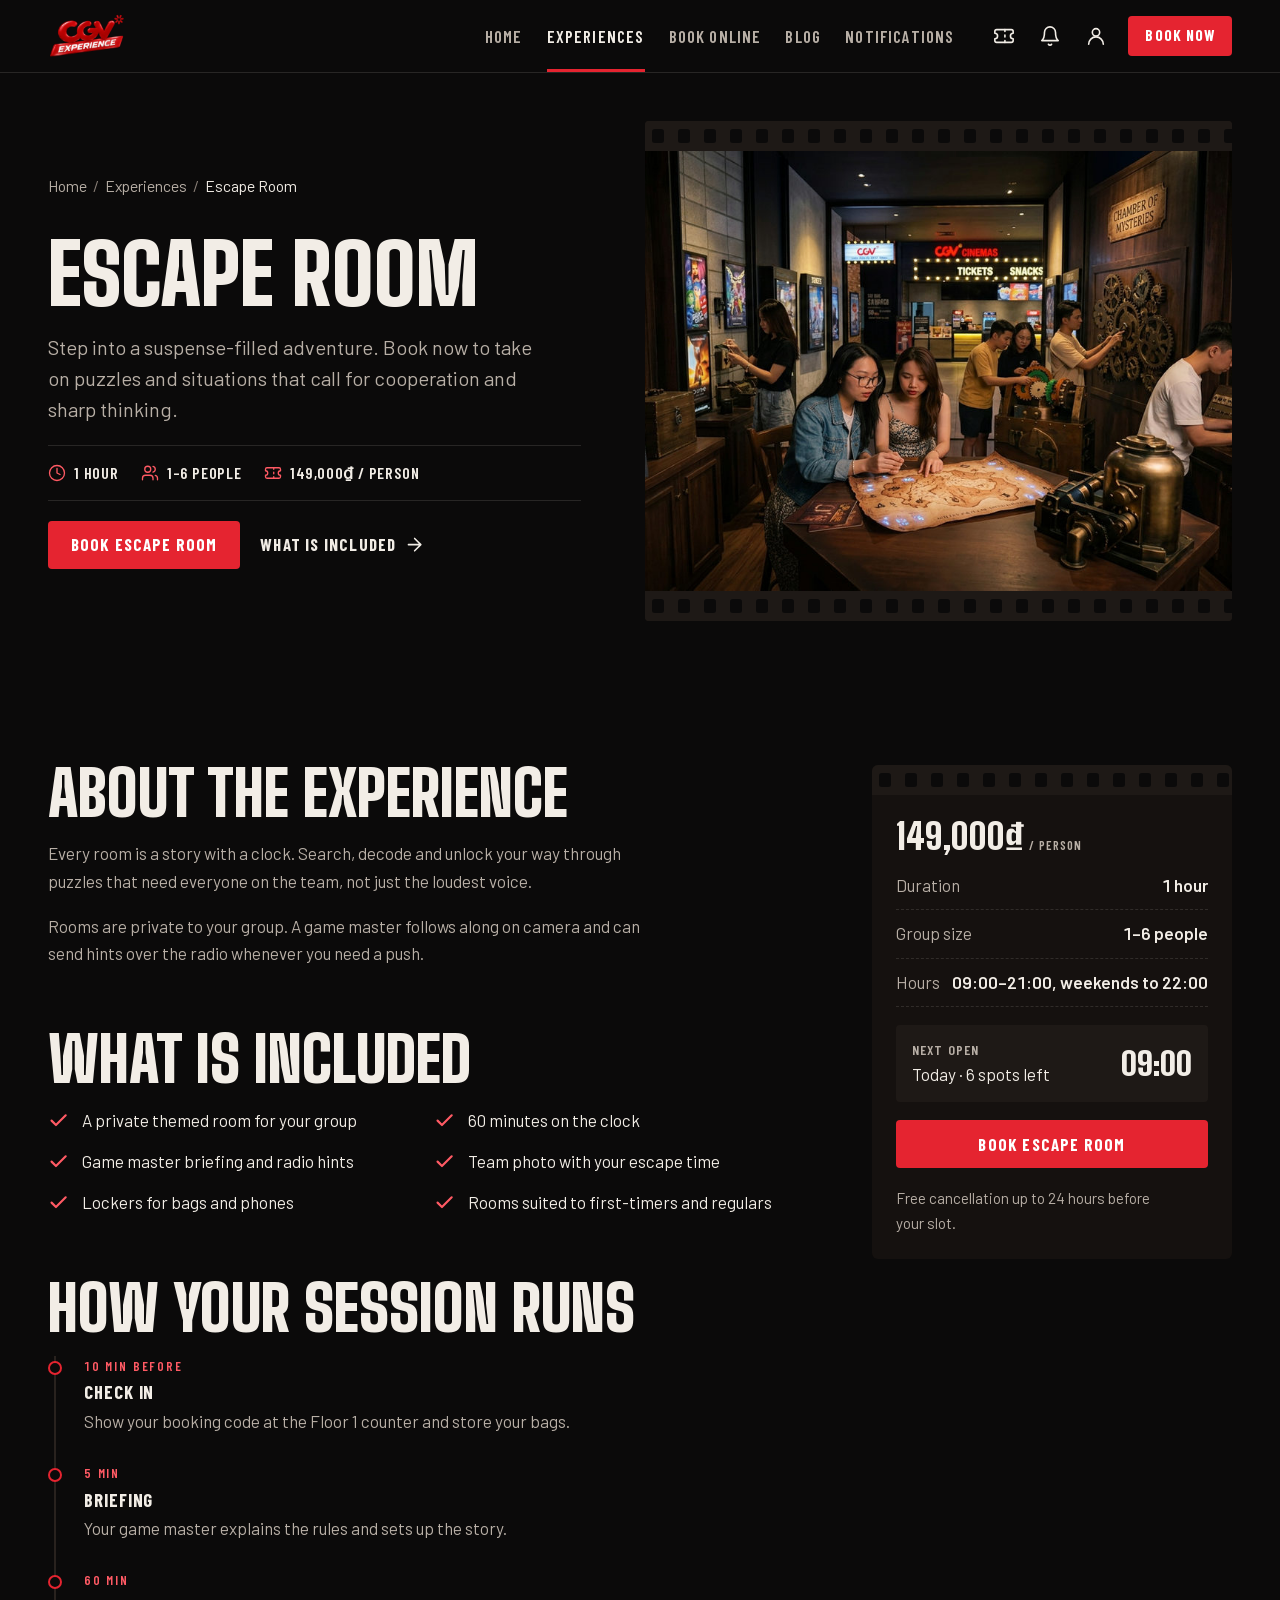
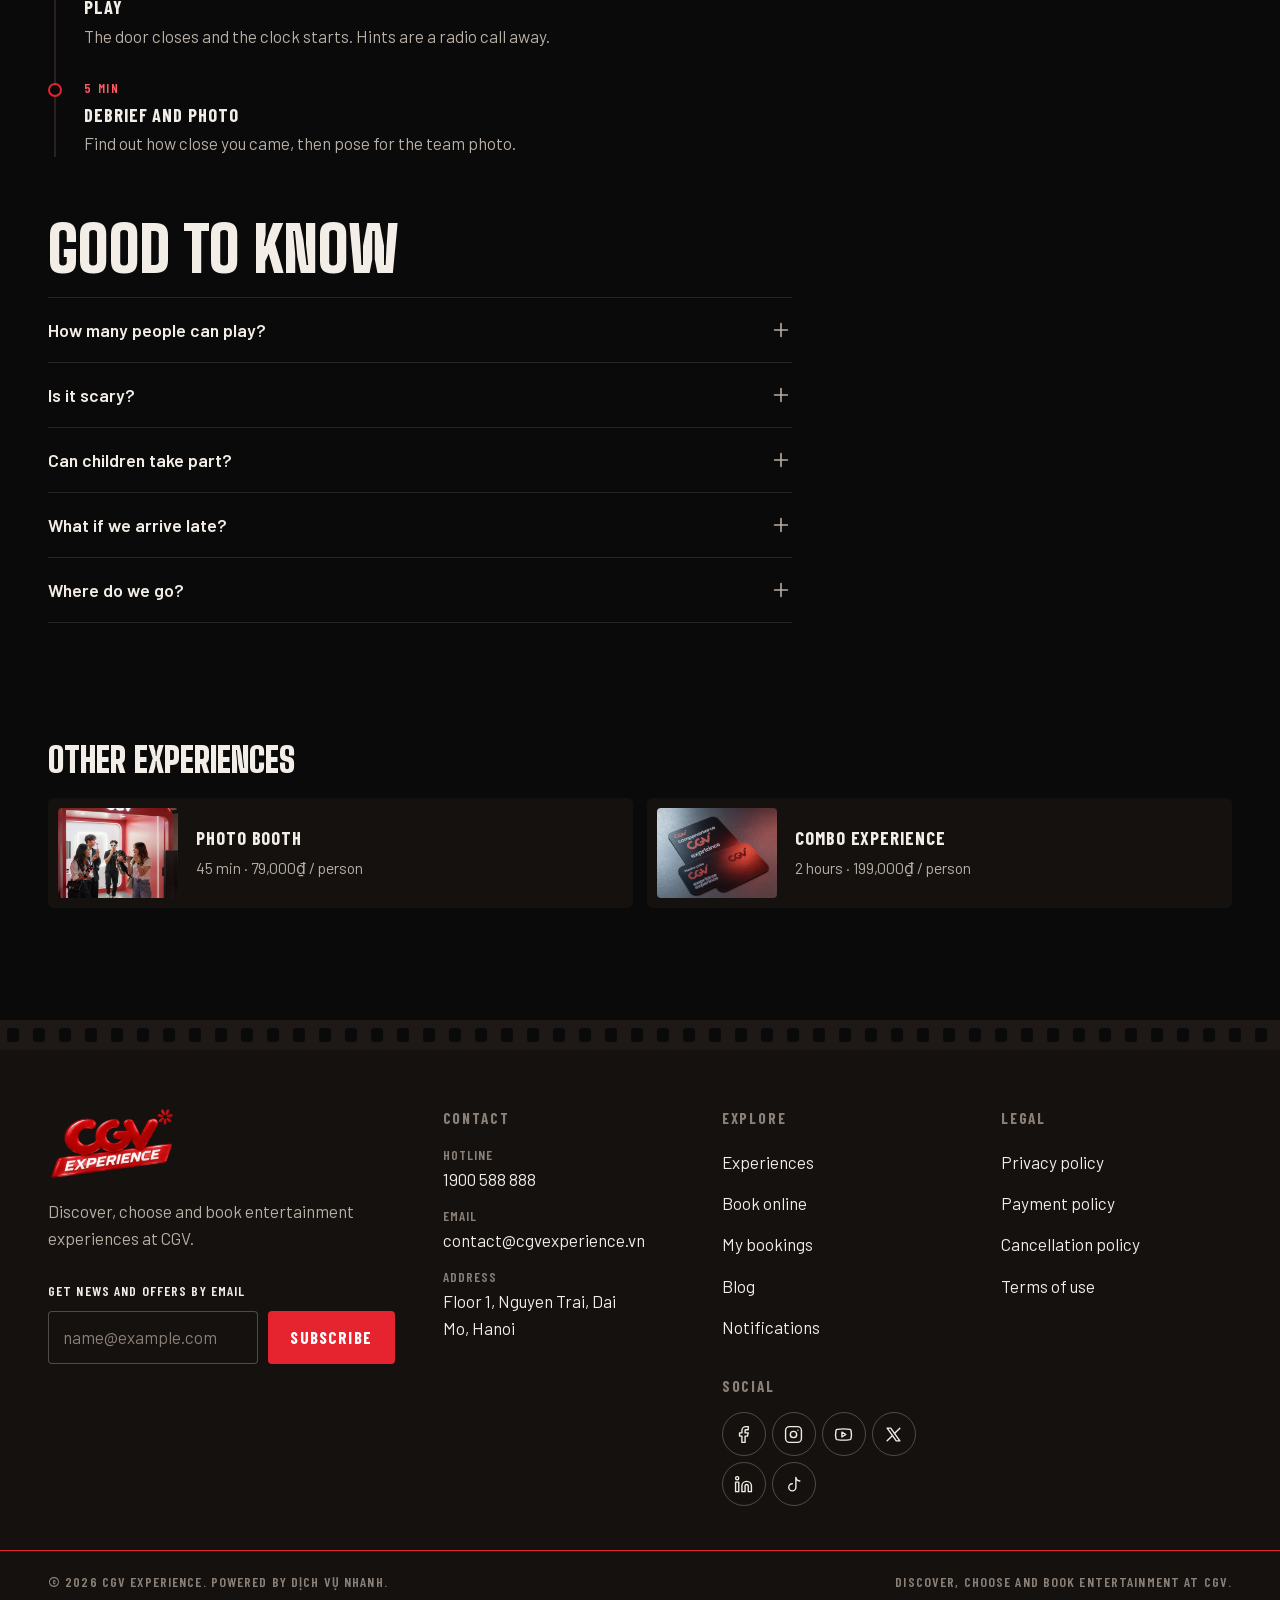
<file: pages/escape-room.html>
<!doctype html>
<html lang="en">
<head>
<meta charset="utf-8">
<meta name="viewport" content="width=device-width, initial-scale=1">
<title>Escape Room | CGV Experience</title>
<meta name="description" content="Escape Room at CGV Experience: 1 hour, up to 6 people, 149,000₫ per person.">
<meta name="theme-color" content="#0b0a0a">
<link rel="icon" type="image/png" href="assets/images/logo.png">
<link rel="stylesheet" href="assets/css/style.css">
</head>
<body data-page="experiences" data-base="" data-service="escape-room">
<svg class="svg-sprite" aria-hidden="true" focusable="false"><defs><symbol id="i-menu" viewBox="0 0 24 24"><path d="M4 6h16M4 12h16M4 18h16"/></symbol><symbol id="i-x" viewBox="0 0 24 24"><path d="M18 6 6 18M6 6l12 12"/></symbol><symbol id="i-ticket" viewBox="0 0 24 24"><path d="M2 9a3 3 0 0 1 0 6v2a2 2 0 0 0 2 2h16a2 2 0 0 0 2-2v-2a3 3 0 0 1 0-6V7a2 2 0 0 0-2-2H4a2 2 0 0 0-2 2Z"/><path d="M13 5v2M13 11v2M13 17v2"/></symbol><symbol id="i-bell" viewBox="0 0 24 24"><path d="M6 8a6 6 0 0 1 12 0c0 7 3 9 3 9H3s3-2 3-9"/><path d="M10.3 21a1.94 1.94 0 0 0 3.4 0"/></symbol><symbol id="i-user" viewBox="0 0 24 24"><circle cx="12" cy="8" r="4"/><path d="M4 21a8 8 0 0 1 16 0"/></symbol><symbol id="i-calendar" viewBox="0 0 24 24"><rect x="3" y="4" width="18" height="18" rx="2"/><path d="M16 2v4M8 2v4M3 10h18"/></symbol><symbol id="i-clock" viewBox="0 0 24 24"><circle cx="12" cy="12" r="10"/><path d="M12 6v6l4 2"/></symbol><symbol id="i-users" viewBox="0 0 24 24"><path d="M16 21v-2a4 4 0 0 0-4-4H6a4 4 0 0 0-4 4v2"/><circle cx="9" cy="7" r="4"/><path d="M22 21v-2a4 4 0 0 0-3-3.87M16 3.13a4 4 0 0 1 0 7.75"/></symbol><symbol id="i-map-pin" viewBox="0 0 24 24"><path d="M20 10c0 6-8 12-8 12s-8-6-8-12a8 8 0 0 1 16 0Z"/><circle cx="12" cy="10" r="3"/></symbol><symbol id="i-phone" viewBox="0 0 24 24"><path d="M22 16.92v3a2 2 0 0 1-2.18 2 19.79 19.79 0 0 1-8.63-3.07 19.5 19.5 0 0 1-6-6 19.79 19.79 0 0 1-3.07-8.67A2 2 0 0 1 4.11 2h3a2 2 0 0 1 2 1.72c.13.96.36 1.9.7 2.81a2 2 0 0 1-.45 2.11L8.09 9.91a16 16 0 0 0 6 6l1.27-1.27a2 2 0 0 1 2.11-.45c.91.34 1.85.57 2.81.7A2 2 0 0 1 22 16.92Z"/></symbol><symbol id="i-mail" viewBox="0 0 24 24"><rect x="2" y="4" width="20" height="16" rx="2"/><path d="m22 7-10 6L2 7"/></symbol><symbol id="i-chevron-left" viewBox="0 0 24 24"><path d="m15 18-6-6 6-6"/></symbol><symbol id="i-chevron-right" viewBox="0 0 24 24"><path d="m9 18 6-6-6-6"/></symbol><symbol id="i-arrow-right" viewBox="0 0 24 24"><path d="M5 12h14M12 5l7 7-7 7"/></symbol><symbol id="i-arrow-left" viewBox="0 0 24 24"><path d="M19 12H5M12 19l-7-7 7-7"/></symbol><symbol id="i-check" viewBox="0 0 24 24"><path d="M20 6 9 17l-5-5"/></symbol><symbol id="i-plus" viewBox="0 0 24 24"><path d="M12 5v14M5 12h14"/></symbol><symbol id="i-minus" viewBox="0 0 24 24"><path d="M5 12h14"/></symbol><symbol id="i-heart" viewBox="0 0 24 24"><path d="M19 14c1.49-1.46 3-3.21 3-5.5A5.5 5.5 0 0 0 16.5 3c-1.76 0-3 .5-4.5 2-1.5-1.5-2.74-2-4.5-2A5.5 5.5 0 0 0 2 8.5c0 2.3 1.5 4.05 3 5.5l7 7Z"/></symbol><symbol id="i-message" viewBox="0 0 24 24"><path d="M7.9 20A9 9 0 1 0 4 16.1L2 22Z"/></symbol><symbol id="i-link" viewBox="0 0 24 24"><path d="M10 13a5 5 0 0 0 7.54.54l3-3a5 5 0 0 0-7.07-7.07l-1.72 1.71"/><path d="M14 11a5 5 0 0 0-7.54-.54l-3 3a5 5 0 0 0 7.07 7.07l1.71-1.71"/></symbol><symbol id="i-eye" viewBox="0 0 24 24"><path d="M2 12s3-7 10-7 10 7 10 7-3 7-10 7-10-7-10-7Z"/><circle cx="12" cy="12" r="3"/></symbol><symbol id="i-eye-off" viewBox="0 0 24 24"><path d="M9.88 9.88a3 3 0 1 0 4.24 4.24M10.73 5.08A10.4 10.4 0 0 1 12 5c7 0 10 7 10 7a13.2 13.2 0 0 1-1.67 2.68M6.61 6.61A13.5 13.5 0 0 0 2 12s3 7 10 7a9.7 9.7 0 0 0 5.39-1.61M2 2l20 20"/></symbol><symbol id="i-lock" viewBox="0 0 24 24"><rect x="3" y="11" width="18" height="11" rx="2"/><path d="M7 11V7a5 5 0 0 1 10 0v4"/></symbol><symbol id="i-camera" viewBox="0 0 24 24"><path d="M14.5 4h-5L7 7H4a2 2 0 0 0-2 2v9a2 2 0 0 0 2 2h16a2 2 0 0 0 2-2V9a2 2 0 0 0-2-2h-3l-2.5-3Z"/><circle cx="12" cy="13" r="3"/></symbol><symbol id="i-layers" viewBox="0 0 24 24"><path d="m12 2 10 5-10 5L2 7l10-5Z"/><path d="m2 17 10 5 10-5M2 12l10 5 10-5"/></symbol><symbol id="i-credit-card" viewBox="0 0 24 24"><rect x="2" y="5" width="20" height="14" rx="2"/><path d="M2 10h20"/></symbol><symbol id="i-wallet" viewBox="0 0 24 24"><path d="M21 12V7H5a2 2 0 0 1 0-4h14v4"/><path d="M3 5v14a2 2 0 0 0 2 2h16v-5"/><path d="M18 12a2 2 0 0 0 0 4h4v-4Z"/></symbol><symbol id="i-qr" viewBox="0 0 24 24"><rect x="3" y="3" width="7" height="7" rx="1"/><rect x="14" y="3" width="7" height="7" rx="1"/><rect x="3" y="14" width="7" height="7" rx="1"/><path d="M14 14h3v3h-3zM21 14v.01M14 21h.01M17 21h4v-4"/></symbol><symbol id="i-store" viewBox="0 0 24 24"><path d="M3 9 5 4h14l2 5M3 9v11h18V9M3 9h18M9 20v-6h6v6"/></symbol><symbol id="i-download" viewBox="0 0 24 24"><path d="M21 15v4a2 2 0 0 1-2 2H5a2 2 0 0 1-2-2v-4M7 10l5 5 5-5M12 15V3"/></symbol><symbol id="i-info" viewBox="0 0 24 24"><circle cx="12" cy="12" r="10"/><path d="M12 16v-4M12 8h.01"/></symbol><symbol id="i-log-out" viewBox="0 0 24 24"><path d="M9 21H5a2 2 0 0 1-2-2V5a2 2 0 0 1 2-2h4M16 17l5-5-5-5M21 12H9"/></symbol><symbol id="i-play" viewBox="0 0 24 24"><path d="M7 4v16l13-8Z"/></symbol><symbol id="i-facebook" viewBox="0 0 24 24"><path d="M18 2h-3a5 5 0 0 0-5 5v3H7v4h3v8h4v-8h3l1-4h-4V7a1 1 0 0 1 1-1h3Z"/></symbol><symbol id="i-instagram" viewBox="0 0 24 24"><rect x="2" y="2" width="20" height="20" rx="5"/><circle cx="12" cy="12" r="4"/><path d="M17.5 6.5h.01"/></symbol><symbol id="i-youtube" viewBox="0 0 24 24"><path d="M2.5 17a24 24 0 0 1 0-10 2 2 0 0 1 1.4-1.4 49.6 49.6 0 0 1 16.2 0A2 2 0 0 1 21.5 7a24 24 0 0 1 0 10 2 2 0 0 1-1.4 1.4 49.6 49.6 0 0 1-16.2 0A2 2 0 0 1 2.5 17"/><path d="m10 15 5-3-5-3Z"/></symbol><symbol id="i-x-logo" viewBox="0 0 24 24"><path d="M4 4h4.5L20 20h-4.5Z"/><path d="M4 20l6.8-6.8M20 4l-6.8 6.8"/></symbol><symbol id="i-linkedin" viewBox="0 0 24 24"><path d="M16 8a6 6 0 0 1 6 6v7h-4v-7a2 2 0 0 0-4 0v7h-4v-7a6 6 0 0 1 6-6Z"/><rect x="2" y="9" width="4" height="12"/><circle cx="4" cy="4" r="2"/></symbol><symbol id="i-tiktok" viewBox="0 0 24 24"><path d="M15 3c.4 2.6 2.2 4.4 5 4.6M15 3v12.5A4.5 4.5 0 1 1 10.5 11"/></symbol><symbol id="i-google" viewBox="0 0 24 24"><path d="M20.5 12.2c0-.6-.1-1.2-.2-1.7H12v3.3h4.8a4.1 4.1 0 0 1-1.8 2.7"/><path d="M15 16.5A7 7 0 1 1 16.9 7"/></symbol></defs></svg>
<a class="skip-link" href="#main">Skip to content</a>
<header class="site-header">
  <div class="wrap site-header__bar">
    <a class="brand" href="../index.html" aria-label="CGV Experience, home"><img src="assets/images/logo.png" alt="CGV Experience" width="460" height="276"></a>
    <nav class="nav" aria-label="Main"><a href="../index.html">Home</a><a href="services.html" aria-current="page">Experiences</a><a href="booking.html">Book online</a><a href="blog.html">Blog</a><a href="notifications.html">Notifications</a></nav>
    <div class="header-tools">
      <a class="icon-btn" href="my-bookings.html" aria-label="My bookings"><svg class="icon" aria-hidden="true"><use href="#i-ticket"/></svg><span class="badge" data-count="bookings" hidden></span></a>
      <a class="icon-btn" href="notifications.html" aria-label="Notifications"><svg class="icon" aria-hidden="true"><use href="#i-bell"/></svg><span class="badge" data-count="notifs" hidden></span></a>
      <button class="icon-btn" type="button" data-account aria-label="Log in or sign up"><svg class="icon" aria-hidden="true"><use href="#i-user"/></svg></button>
      <a class="btn btn--primary btn--sm" href="booking.html">Book now</a>
      <button class="icon-btn menu-toggle" type="button" data-menu-toggle aria-expanded="false" aria-controls="mobile-menu" aria-label="Open menu"><svg class="icon" aria-hidden="true"><use href="#i-menu"/></svg></button>
    </div>
  </div>
  <div class="mobile-menu" id="mobile-menu">
    <div class="rail-v" aria-hidden="true"></div>
    <div class="mobile-menu__body">
      <nav aria-label="Mobile"><ul><li><a href="../index.html">Home<svg class="icon" aria-hidden="true"><use href="#i-arrow-right"/></svg></a></li><li><a href="services.html" aria-current="page">Experiences<svg class="icon" aria-hidden="true"><use href="#i-arrow-right"/></svg></a></li><li><a href="booking.html">Book online<svg class="icon" aria-hidden="true"><use href="#i-arrow-right"/></svg></a></li><li><a href="blog.html">Blog<svg class="icon" aria-hidden="true"><use href="#i-arrow-right"/></svg></a></li><li><a href="notifications.html">Notifications<svg class="icon" aria-hidden="true"><use href="#i-arrow-right"/></svg></a></li><li><a href="my-bookings.html">My bookings<svg class="icon" aria-hidden="true"><use href="#i-arrow-right"/></svg></a></li></ul></nav>
      <div class="mobile-menu__cta"><a class="btn btn--primary btn--block" href="booking.html"><svg class="icon" aria-hidden="true"><use href="#i-ticket"/></svg>Book a slot</a></div>
    </div>
  </div>
</header>
<main id="main">

<div class="wrap">
  <div class="svc-hero">
    <div class="svc-hero__copy">
      <nav aria-label="Breadcrumb"><ol class="crumbs"><li><a href="../index.html">Home</a></li><li><a href="services.html">Experiences</a></li><li><span aria-current="page">Escape Room</span></li></ol></nav>
      <h1 class="h1">Escape Room</h1>
      <p class="lede">Step into a suspense-filled adventure. Book now to take on puzzles and situations that call for cooperation and sharp thinking.</p>
      <ul class="spec"><li><svg class="icon" aria-hidden="true"><use href="#i-clock"/></svg>1 hour</li><li><svg class="icon" aria-hidden="true"><use href="#i-users"/></svg>1–6 people</li><li><svg class="icon" aria-hidden="true"><use href="#i-ticket"/></svg>149,000₫ / person</li></ul>
      <div class="xp__actions"><a class="btn btn--primary" href="booking.html?service=escape-room">Book Escape Room</a><a class="link-arrow" href="#details">What is included<svg class="icon" aria-hidden="true"><use href="#i-arrow-right"/></svg></a></div>
    </div>
    <div class="svc-hero__media strip">
      <div class="rail" aria-hidden="true"></div>
      <div class="frame"><img src="assets/images/escape-room-table.jpg" alt="A group gathered around a map table in the Chamber of Mysteries room" width="886" height="594" fetchpriority="high" data-fallback="Escape Room"></div>
      <div class="rail" aria-hidden="true"></div>
    </div>
  </div>
</div>
<div class="wrap svc-layout" id="details">
  <div>
    <section class="prose-block" aria-labelledby="about-t"><h2 class="h2" id="about-t">About the experience</h2><p>Every room is a story with a clock. Search, decode and unlock your way through puzzles that need everyone on the team, not just the loudest voice.</p><p>Rooms are private to your group. A game master follows along on camera and can send hints over the radio whenever you need a push.</p></section>
    <section class="prose-block" aria-labelledby="incl-t"><h2 class="h2" id="incl-t">What is included</h2><ul class="ticks"><li><svg class="icon" aria-hidden="true"><use href="#i-check"/></svg><span>A private themed room for your group</span></li><li><svg class="icon" aria-hidden="true"><use href="#i-check"/></svg><span>60 minutes on the clock</span></li><li><svg class="icon" aria-hidden="true"><use href="#i-check"/></svg><span>Game master briefing and radio hints</span></li><li><svg class="icon" aria-hidden="true"><use href="#i-check"/></svg><span>Team photo with your escape time</span></li><li><svg class="icon" aria-hidden="true"><use href="#i-check"/></svg><span>Lockers for bags and phones</span></li><li><svg class="icon" aria-hidden="true"><use href="#i-check"/></svg><span>Rooms suited to first-timers and regulars</span></li></ul></section>
    <section class="prose-block" aria-labelledby="tl-t"><h2 class="h2" id="tl-t">How your session runs</h2><ol class="timeline"><li><span class="edge">10 min before</span><h3>Check in</h3><p>Show your booking code at the Floor 1 counter and store your bags.</p></li><li><span class="edge">5 min</span><h3>Briefing</h3><p>Your game master explains the rules and sets up the story.</p></li><li><span class="edge">60 min</span><h3>Play</h3><p>The door closes and the clock starts. Hints are a radio call away.</p></li><li><span class="edge">5 min</span><h3>Debrief and photo</h3><p>Find out how close you came, then pose for the team photo.</p></li></ol></section>
    <section class="prose-block" aria-labelledby="faq-t"><h2 class="h2" id="faq-t">Good to know</h2><div class="faq"><details><summary>How many people can play?<svg class="icon" aria-hidden="true"><use href="#i-plus"/></svg></summary><p>Between 1 and 6 people per booking. Most rooms play best with 3 to 5.</p></details><details><summary>Is it scary?<svg class="icon" aria-hidden="true"><use href="#i-plus"/></svg></summary><p>No jump scares. The suspense comes from the story, the lighting and the clock.</p></details><details><summary>Can children take part?<svg class="icon" aria-hidden="true"><use href="#i-plus"/></svg></summary><p>Players from age 10 are welcome when an adult joins the team.</p></details><details><summary>What if we arrive late?<svg class="icon" aria-hidden="true"><use href="#i-plus"/></svg></summary><p>Sessions end on time to keep the schedule, so late arrivals lose play time. Aim to arrive 10 minutes early.</p></details>
      <details><summary>Where do we go?<svg class="icon" aria-hidden="true"><use href="#i-plus"/></svg></summary><p>CGV Experience is on Floor 1, Nguyen Trai, Dai Mo, Hanoi. Check in at the counter by the entrance. Read the <a href="policies.html#cancellation">cancellation policy</a> before you book.</p></details></div></section>
  </div>
  <aside class="book-panel" aria-label="Book Escape Room">
    <div class="rail" aria-hidden="true"></div>
    <div class="book-panel__body">
      <p class="price" style="font-size:2.2rem">149,000₫<small>/ person</small></p>
      <dl>
        <div><dt>Duration</dt><dd>1 hour</dd></div>
        <div><dt>Group size</dt><dd>1–6 people</dd></div>
        <div><dt>Hours</dt><dd>09:00–21:00, weekends to 22:00</dd></div>
      </dl>
      <a class="next-slot" data-next-slot href="booking.html?service=escape-room"><span>See open times</span><svg class="icon" aria-hidden="true"><use href="#i-arrow-right"/></svg></a>
      <a class="btn btn--primary btn--block" href="booking.html?service=escape-room">Book Escape Room</a>
      <p class="muted" style="font-size:.95rem">Free cancellation up to 24 hours before your slot.</p>
    </div>
  </aside>
</div>
<section class="section" style="padding-top:0" aria-labelledby="others-t">
  <div class="wrap">
    <h2 class="h3" id="others-t" style="margin-bottom:20px">Other experiences</h2>
    <div class="others"><a class="other" href="photo-booth.html"><span class="frame"><img src="assets/images/photobooth-neon.jpg" alt="" width="800" height="800" loading="lazy" data-fallback="PB"></span><span><strong>Photo Booth</strong><span class="muted">45 min · 79,000₫ / person</span></span></a><a class="other" href="combo-experience.html"><span class="frame"><img src="assets/images/combo-cards.jpg" alt="" width="800" height="800" loading="lazy" data-fallback="CX"></span><span><strong>Combo Experience</strong><span class="muted">2 hours · 199,000₫ / person</span></span></a></div>
  </div>
</section>
<div class="sticky-bar"><span class="price">149,000₫<small>/ person</small></span><a class="btn btn--primary" href="booking.html?service=escape-room">Book now</a></div>
</main>
<footer class="site-footer">
  <div class="rail" aria-hidden="true"></div>
  <div class="wrap footer__main">
    <div class="footer__brand">
      <img src="assets/images/logo.png" alt="CGV Experience" width="460" height="276" loading="lazy">
      <p>Discover, choose and book entertainment experiences at CGV.</p>
      <form class="news-form footer__news" data-newsletter novalidate>
        <div class="field"><label class="label" for="footer-email">Get news and offers by email</label>
          <div class="news-form__row"><input id="footer-email" type="email" required data-label="Email" placeholder="name@example.com" autocomplete="email"><button class="btn btn--primary" type="submit">Subscribe</button></div>
          <p class="field__error"></p></div>
        <p class="form-msg" aria-live="polite"></p>
      </form>
    </div>
    <div class="footer__col">
      <h2>Contact</h2>
      <address>
        <p><span>Hotline</span><a href="tel:1900588888">1900 588 888</a></p>
        <p><span>Email</span><a href="mailto:contact@cgvexperience.vn">contact@cgvexperience.vn</a></p>
        <p><span>Address</span>Floor 1, Nguyen Trai, Dai Mo, Hanoi</p>
      </address>
    </div>
    <div class="footer__col">
      <h2>Explore</h2>
      <ul>
        <li><a href="services.html">Experiences</a></li>
        <li><a href="booking.html">Book online</a></li>
        <li><a href="my-bookings.html">My bookings</a></li>
        <li><a href="blog.html">Blog</a></li>
        <li><a href="notifications.html">Notifications</a></li>
      </ul>
      <h2 style="margin-top:28px">Social</h2>
      <div class="socials"><a href="https://www.facebook.com/" target="_blank" rel="noopener" aria-label="CGV Experience on Facebook"><svg class="icon" aria-hidden="true"><use href="#i-facebook"/></svg></a><a href="https://www.instagram.com/" target="_blank" rel="noopener" aria-label="CGV Experience on Instagram"><svg class="icon" aria-hidden="true"><use href="#i-instagram"/></svg></a><a href="https://www.youtube.com/" target="_blank" rel="noopener" aria-label="CGV Experience on YouTube"><svg class="icon" aria-hidden="true"><use href="#i-youtube"/></svg></a><a href="https://x.com/" target="_blank" rel="noopener" aria-label="CGV Experience on X"><svg class="icon" aria-hidden="true"><use href="#i-x-logo"/></svg></a><a href="https://www.linkedin.com/" target="_blank" rel="noopener" aria-label="CGV Experience on LinkedIn"><svg class="icon" aria-hidden="true"><use href="#i-linkedin"/></svg></a><a href="https://www.tiktok.com/" target="_blank" rel="noopener" aria-label="CGV Experience on TikTok"><svg class="icon" aria-hidden="true"><use href="#i-tiktok"/></svg></a></div>
    </div>
    <div class="footer__col">
      <h2>Legal</h2>
      <ul>
        <li><a href="policies.html#privacy">Privacy policy</a></li>
        <li><a href="policies.html#payment">Payment policy</a></li>
        <li><a href="policies.html#cancellation">Cancellation policy</a></li>
        <li><a href="policies.html#terms">Terms of use</a></li>
      </ul>
    </div>
  </div>
  <div class="footer__bottom"><div class="wrap"><p>© 2026 CGV Experience. Powered by Dịch Vụ Nhanh.</p><p>Discover, choose and book entertainment at CGV.</p></div></div>
</footer>
<script src="assets/js/app.js"></script>
</body>
</html>
</file>
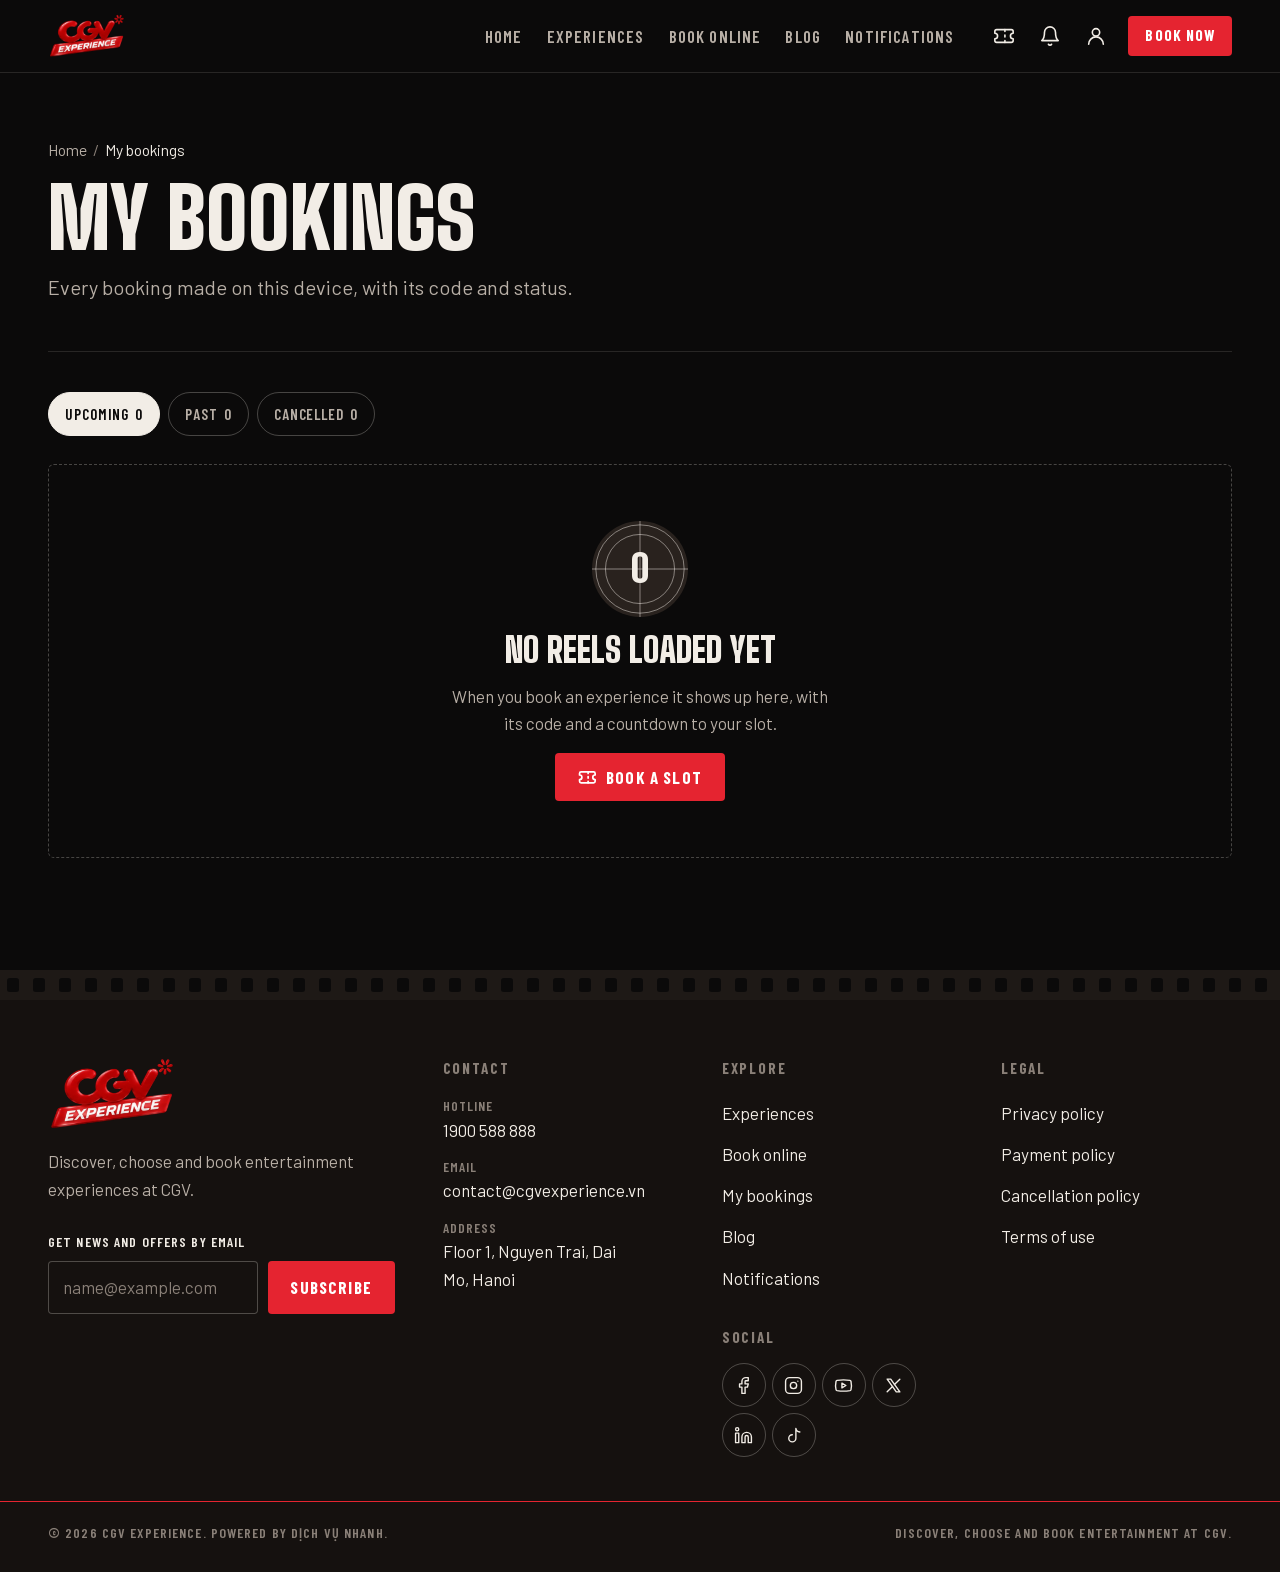
<file: pages/my-bookings.html>
<!doctype html>
<html lang="en">
<head>
<meta charset="utf-8">
<meta name="viewport" content="width=device-width, initial-scale=1">
<title>My bookings | CGV Experience</title>
<meta name="description" content="Your CGV Experience bookings: codes, times and cancellations.">
<meta name="theme-color" content="#0b0a0a">
<link rel="icon" type="image/png" href="assets/images/logo.png">
<link rel="stylesheet" href="assets/css/style.css">
</head>
<body data-page="my-bookings" data-base="">
<svg class="svg-sprite" aria-hidden="true" focusable="false"><defs><symbol id="i-menu" viewBox="0 0 24 24"><path d="M4 6h16M4 12h16M4 18h16"/></symbol><symbol id="i-x" viewBox="0 0 24 24"><path d="M18 6 6 18M6 6l12 12"/></symbol><symbol id="i-ticket" viewBox="0 0 24 24"><path d="M2 9a3 3 0 0 1 0 6v2a2 2 0 0 0 2 2h16a2 2 0 0 0 2-2v-2a3 3 0 0 1 0-6V7a2 2 0 0 0-2-2H4a2 2 0 0 0-2 2Z"/><path d="M13 5v2M13 11v2M13 17v2"/></symbol><symbol id="i-bell" viewBox="0 0 24 24"><path d="M6 8a6 6 0 0 1 12 0c0 7 3 9 3 9H3s3-2 3-9"/><path d="M10.3 21a1.94 1.94 0 0 0 3.4 0"/></symbol><symbol id="i-user" viewBox="0 0 24 24"><circle cx="12" cy="8" r="4"/><path d="M4 21a8 8 0 0 1 16 0"/></symbol><symbol id="i-calendar" viewBox="0 0 24 24"><rect x="3" y="4" width="18" height="18" rx="2"/><path d="M16 2v4M8 2v4M3 10h18"/></symbol><symbol id="i-clock" viewBox="0 0 24 24"><circle cx="12" cy="12" r="10"/><path d="M12 6v6l4 2"/></symbol><symbol id="i-users" viewBox="0 0 24 24"><path d="M16 21v-2a4 4 0 0 0-4-4H6a4 4 0 0 0-4 4v2"/><circle cx="9" cy="7" r="4"/><path d="M22 21v-2a4 4 0 0 0-3-3.87M16 3.13a4 4 0 0 1 0 7.75"/></symbol><symbol id="i-map-pin" viewBox="0 0 24 24"><path d="M20 10c0 6-8 12-8 12s-8-6-8-12a8 8 0 0 1 16 0Z"/><circle cx="12" cy="10" r="3"/></symbol><symbol id="i-phone" viewBox="0 0 24 24"><path d="M22 16.92v3a2 2 0 0 1-2.18 2 19.79 19.79 0 0 1-8.63-3.07 19.5 19.5 0 0 1-6-6 19.79 19.79 0 0 1-3.07-8.67A2 2 0 0 1 4.11 2h3a2 2 0 0 1 2 1.72c.13.96.36 1.9.7 2.81a2 2 0 0 1-.45 2.11L8.09 9.91a16 16 0 0 0 6 6l1.27-1.27a2 2 0 0 1 2.11-.45c.91.34 1.85.57 2.81.7A2 2 0 0 1 22 16.92Z"/></symbol><symbol id="i-mail" viewBox="0 0 24 24"><rect x="2" y="4" width="20" height="16" rx="2"/><path d="m22 7-10 6L2 7"/></symbol><symbol id="i-chevron-left" viewBox="0 0 24 24"><path d="m15 18-6-6 6-6"/></symbol><symbol id="i-chevron-right" viewBox="0 0 24 24"><path d="m9 18 6-6-6-6"/></symbol><symbol id="i-arrow-right" viewBox="0 0 24 24"><path d="M5 12h14M12 5l7 7-7 7"/></symbol><symbol id="i-arrow-left" viewBox="0 0 24 24"><path d="M19 12H5M12 19l-7-7 7-7"/></symbol><symbol id="i-check" viewBox="0 0 24 24"><path d="M20 6 9 17l-5-5"/></symbol><symbol id="i-plus" viewBox="0 0 24 24"><path d="M12 5v14M5 12h14"/></symbol><symbol id="i-minus" viewBox="0 0 24 24"><path d="M5 12h14"/></symbol><symbol id="i-heart" viewBox="0 0 24 24"><path d="M19 14c1.49-1.46 3-3.21 3-5.5A5.5 5.5 0 0 0 16.5 3c-1.76 0-3 .5-4.5 2-1.5-1.5-2.74-2-4.5-2A5.5 5.5 0 0 0 2 8.5c0 2.3 1.5 4.05 3 5.5l7 7Z"/></symbol><symbol id="i-message" viewBox="0 0 24 24"><path d="M7.9 20A9 9 0 1 0 4 16.1L2 22Z"/></symbol><symbol id="i-link" viewBox="0 0 24 24"><path d="M10 13a5 5 0 0 0 7.54.54l3-3a5 5 0 0 0-7.07-7.07l-1.72 1.71"/><path d="M14 11a5 5 0 0 0-7.54-.54l-3 3a5 5 0 0 0 7.07 7.07l1.71-1.71"/></symbol><symbol id="i-eye" viewBox="0 0 24 24"><path d="M2 12s3-7 10-7 10 7 10 7-3 7-10 7-10-7-10-7Z"/><circle cx="12" cy="12" r="3"/></symbol><symbol id="i-eye-off" viewBox="0 0 24 24"><path d="M9.88 9.88a3 3 0 1 0 4.24 4.24M10.73 5.08A10.4 10.4 0 0 1 12 5c7 0 10 7 10 7a13.2 13.2 0 0 1-1.67 2.68M6.61 6.61A13.5 13.5 0 0 0 2 12s3 7 10 7a9.7 9.7 0 0 0 5.39-1.61M2 2l20 20"/></symbol><symbol id="i-lock" viewBox="0 0 24 24"><rect x="3" y="11" width="18" height="11" rx="2"/><path d="M7 11V7a5 5 0 0 1 10 0v4"/></symbol><symbol id="i-camera" viewBox="0 0 24 24"><path d="M14.5 4h-5L7 7H4a2 2 0 0 0-2 2v9a2 2 0 0 0 2 2h16a2 2 0 0 0 2-2V9a2 2 0 0 0-2-2h-3l-2.5-3Z"/><circle cx="12" cy="13" r="3"/></symbol><symbol id="i-layers" viewBox="0 0 24 24"><path d="m12 2 10 5-10 5L2 7l10-5Z"/><path d="m2 17 10 5 10-5M2 12l10 5 10-5"/></symbol><symbol id="i-credit-card" viewBox="0 0 24 24"><rect x="2" y="5" width="20" height="14" rx="2"/><path d="M2 10h20"/></symbol><symbol id="i-wallet" viewBox="0 0 24 24"><path d="M21 12V7H5a2 2 0 0 1 0-4h14v4"/><path d="M3 5v14a2 2 0 0 0 2 2h16v-5"/><path d="M18 12a2 2 0 0 0 0 4h4v-4Z"/></symbol><symbol id="i-qr" viewBox="0 0 24 24"><rect x="3" y="3" width="7" height="7" rx="1"/><rect x="14" y="3" width="7" height="7" rx="1"/><rect x="3" y="14" width="7" height="7" rx="1"/><path d="M14 14h3v3h-3zM21 14v.01M14 21h.01M17 21h4v-4"/></symbol><symbol id="i-store" viewBox="0 0 24 24"><path d="M3 9 5 4h14l2 5M3 9v11h18V9M3 9h18M9 20v-6h6v6"/></symbol><symbol id="i-download" viewBox="0 0 24 24"><path d="M21 15v4a2 2 0 0 1-2 2H5a2 2 0 0 1-2-2v-4M7 10l5 5 5-5M12 15V3"/></symbol><symbol id="i-info" viewBox="0 0 24 24"><circle cx="12" cy="12" r="10"/><path d="M12 16v-4M12 8h.01"/></symbol><symbol id="i-log-out" viewBox="0 0 24 24"><path d="M9 21H5a2 2 0 0 1-2-2V5a2 2 0 0 1 2-2h4M16 17l5-5-5-5M21 12H9"/></symbol><symbol id="i-play" viewBox="0 0 24 24"><path d="M7 4v16l13-8Z"/></symbol><symbol id="i-facebook" viewBox="0 0 24 24"><path d="M18 2h-3a5 5 0 0 0-5 5v3H7v4h3v8h4v-8h3l1-4h-4V7a1 1 0 0 1 1-1h3Z"/></symbol><symbol id="i-instagram" viewBox="0 0 24 24"><rect x="2" y="2" width="20" height="20" rx="5"/><circle cx="12" cy="12" r="4"/><path d="M17.5 6.5h.01"/></symbol><symbol id="i-youtube" viewBox="0 0 24 24"><path d="M2.5 17a24 24 0 0 1 0-10 2 2 0 0 1 1.4-1.4 49.6 49.6 0 0 1 16.2 0A2 2 0 0 1 21.5 7a24 24 0 0 1 0 10 2 2 0 0 1-1.4 1.4 49.6 49.6 0 0 1-16.2 0A2 2 0 0 1 2.5 17"/><path d="m10 15 5-3-5-3Z"/></symbol><symbol id="i-x-logo" viewBox="0 0 24 24"><path d="M4 4h4.5L20 20h-4.5Z"/><path d="M4 20l6.8-6.8M20 4l-6.8 6.8"/></symbol><symbol id="i-linkedin" viewBox="0 0 24 24"><path d="M16 8a6 6 0 0 1 6 6v7h-4v-7a2 2 0 0 0-4 0v7h-4v-7a6 6 0 0 1 6-6Z"/><rect x="2" y="9" width="4" height="12"/><circle cx="4" cy="4" r="2"/></symbol><symbol id="i-tiktok" viewBox="0 0 24 24"><path d="M15 3c.4 2.6 2.2 4.4 5 4.6M15 3v12.5A4.5 4.5 0 1 1 10.5 11"/></symbol><symbol id="i-google" viewBox="0 0 24 24"><path d="M20.5 12.2c0-.6-.1-1.2-.2-1.7H12v3.3h4.8a4.1 4.1 0 0 1-1.8 2.7"/><path d="M15 16.5A7 7 0 1 1 16.9 7"/></symbol></defs></svg>
<a class="skip-link" href="#main">Skip to content</a>
<header class="site-header">
  <div class="wrap site-header__bar">
    <a class="brand" href="../index.html" aria-label="CGV Experience, home"><img src="assets/images/logo.png" alt="CGV Experience" width="460" height="276"></a>
    <nav class="nav" aria-label="Main"><a href="../index.html">Home</a><a href="services.html">Experiences</a><a href="booking.html">Book online</a><a href="blog.html">Blog</a><a href="notifications.html">Notifications</a></nav>
    <div class="header-tools">
      <a class="icon-btn" href="my-bookings.html" aria-label="My bookings" aria-current="page"><svg class="icon" aria-hidden="true"><use href="#i-ticket"/></svg><span class="badge" data-count="bookings" hidden></span></a>
      <a class="icon-btn" href="notifications.html" aria-label="Notifications"><svg class="icon" aria-hidden="true"><use href="#i-bell"/></svg><span class="badge" data-count="notifs" hidden></span></a>
      <button class="icon-btn" type="button" data-account aria-label="Log in or sign up"><svg class="icon" aria-hidden="true"><use href="#i-user"/></svg></button>
      <a class="btn btn--primary btn--sm" href="booking.html">Book now</a>
      <button class="icon-btn menu-toggle" type="button" data-menu-toggle aria-expanded="false" aria-controls="mobile-menu" aria-label="Open menu"><svg class="icon" aria-hidden="true"><use href="#i-menu"/></svg></button>
    </div>
  </div>
  <div class="mobile-menu" id="mobile-menu">
    <div class="rail-v" aria-hidden="true"></div>
    <div class="mobile-menu__body">
      <nav aria-label="Mobile"><ul><li><a href="../index.html">Home<svg class="icon" aria-hidden="true"><use href="#i-arrow-right"/></svg></a></li><li><a href="services.html">Experiences<svg class="icon" aria-hidden="true"><use href="#i-arrow-right"/></svg></a></li><li><a href="booking.html">Book online<svg class="icon" aria-hidden="true"><use href="#i-arrow-right"/></svg></a></li><li><a href="blog.html">Blog<svg class="icon" aria-hidden="true"><use href="#i-arrow-right"/></svg></a></li><li><a href="notifications.html">Notifications<svg class="icon" aria-hidden="true"><use href="#i-arrow-right"/></svg></a></li><li><a href="my-bookings.html" aria-current="page">My bookings<svg class="icon" aria-hidden="true"><use href="#i-arrow-right"/></svg></a></li></ul></nav>
      <div class="mobile-menu__cta"><a class="btn btn--primary btn--block" href="booking.html"><svg class="icon" aria-hidden="true"><use href="#i-ticket"/></svg>Book a slot</a></div>
    </div>
  </div>
</header>
<main id="main">

<div class="wrap">
  <header class="page-head">
    <nav aria-label="Breadcrumb"><ol class="crumbs"><li><a href="../index.html">Home</a></li><li><span aria-current="page">My bookings</span></li></ol></nav>
    <h1 class="h1">My bookings</h1>
    <p class="lede">Every booking made on this device, with its code and status.</p>
  </header>
  <section class="list-section" aria-label="Bookings">
    <div class="tabs" role="group" aria-label="Show bookings">
      <button class="chip" type="button" data-tab="upcoming" aria-pressed="true">Upcoming <span class="num">0</span></button>
      <button class="chip" type="button" data-tab="past" aria-pressed="false">Past <span class="num">0</span></button>
      <button class="chip" type="button" data-tab="cancelled" aria-pressed="false">Cancelled <span class="num">0</span></button>
    </div>
    <div data-my-bookings aria-live="polite"></div>
  </section>
</div>
</main>
<footer class="site-footer">
  <div class="rail" aria-hidden="true"></div>
  <div class="wrap footer__main">
    <div class="footer__brand">
      <img src="assets/images/logo.png" alt="CGV Experience" width="460" height="276" loading="lazy">
      <p>Discover, choose and book entertainment experiences at CGV.</p>
      <form class="news-form footer__news" data-newsletter novalidate>
        <div class="field"><label class="label" for="footer-email">Get news and offers by email</label>
          <div class="news-form__row"><input id="footer-email" type="email" required data-label="Email" placeholder="name@example.com" autocomplete="email"><button class="btn btn--primary" type="submit">Subscribe</button></div>
          <p class="field__error"></p></div>
        <p class="form-msg" aria-live="polite"></p>
      </form>
    </div>
    <div class="footer__col">
      <h2>Contact</h2>
      <address>
        <p><span>Hotline</span><a href="tel:1900588888">1900 588 888</a></p>
        <p><span>Email</span><a href="mailto:contact@cgvexperience.vn">contact@cgvexperience.vn</a></p>
        <p><span>Address</span>Floor 1, Nguyen Trai, Dai Mo, Hanoi</p>
      </address>
    </div>
    <div class="footer__col">
      <h2>Explore</h2>
      <ul>
        <li><a href="services.html">Experiences</a></li>
        <li><a href="booking.html">Book online</a></li>
        <li><a href="my-bookings.html">My bookings</a></li>
        <li><a href="blog.html">Blog</a></li>
        <li><a href="notifications.html">Notifications</a></li>
      </ul>
      <h2 style="margin-top:28px">Social</h2>
      <div class="socials"><a href="https://www.facebook.com/" target="_blank" rel="noopener" aria-label="CGV Experience on Facebook"><svg class="icon" aria-hidden="true"><use href="#i-facebook"/></svg></a><a href="https://www.instagram.com/" target="_blank" rel="noopener" aria-label="CGV Experience on Instagram"><svg class="icon" aria-hidden="true"><use href="#i-instagram"/></svg></a><a href="https://www.youtube.com/" target="_blank" rel="noopener" aria-label="CGV Experience on YouTube"><svg class="icon" aria-hidden="true"><use href="#i-youtube"/></svg></a><a href="https://x.com/" target="_blank" rel="noopener" aria-label="CGV Experience on X"><svg class="icon" aria-hidden="true"><use href="#i-x-logo"/></svg></a><a href="https://www.linkedin.com/" target="_blank" rel="noopener" aria-label="CGV Experience on LinkedIn"><svg class="icon" aria-hidden="true"><use href="#i-linkedin"/></svg></a><a href="https://www.tiktok.com/" target="_blank" rel="noopener" aria-label="CGV Experience on TikTok"><svg class="icon" aria-hidden="true"><use href="#i-tiktok"/></svg></a></div>
    </div>
    <div class="footer__col">
      <h2>Legal</h2>
      <ul>
        <li><a href="policies.html#privacy">Privacy policy</a></li>
        <li><a href="policies.html#payment">Payment policy</a></li>
        <li><a href="policies.html#cancellation">Cancellation policy</a></li>
        <li><a href="policies.html#terms">Terms of use</a></li>
      </ul>
    </div>
  </div>
  <div class="footer__bottom"><div class="wrap"><p>© 2026 CGV Experience. Powered by Dịch Vụ Nhanh.</p><p>Discover, choose and book entertainment at CGV.</p></div></div>
</footer>
<script src="assets/js/app.js"></script>
</body>
</html>
</file>
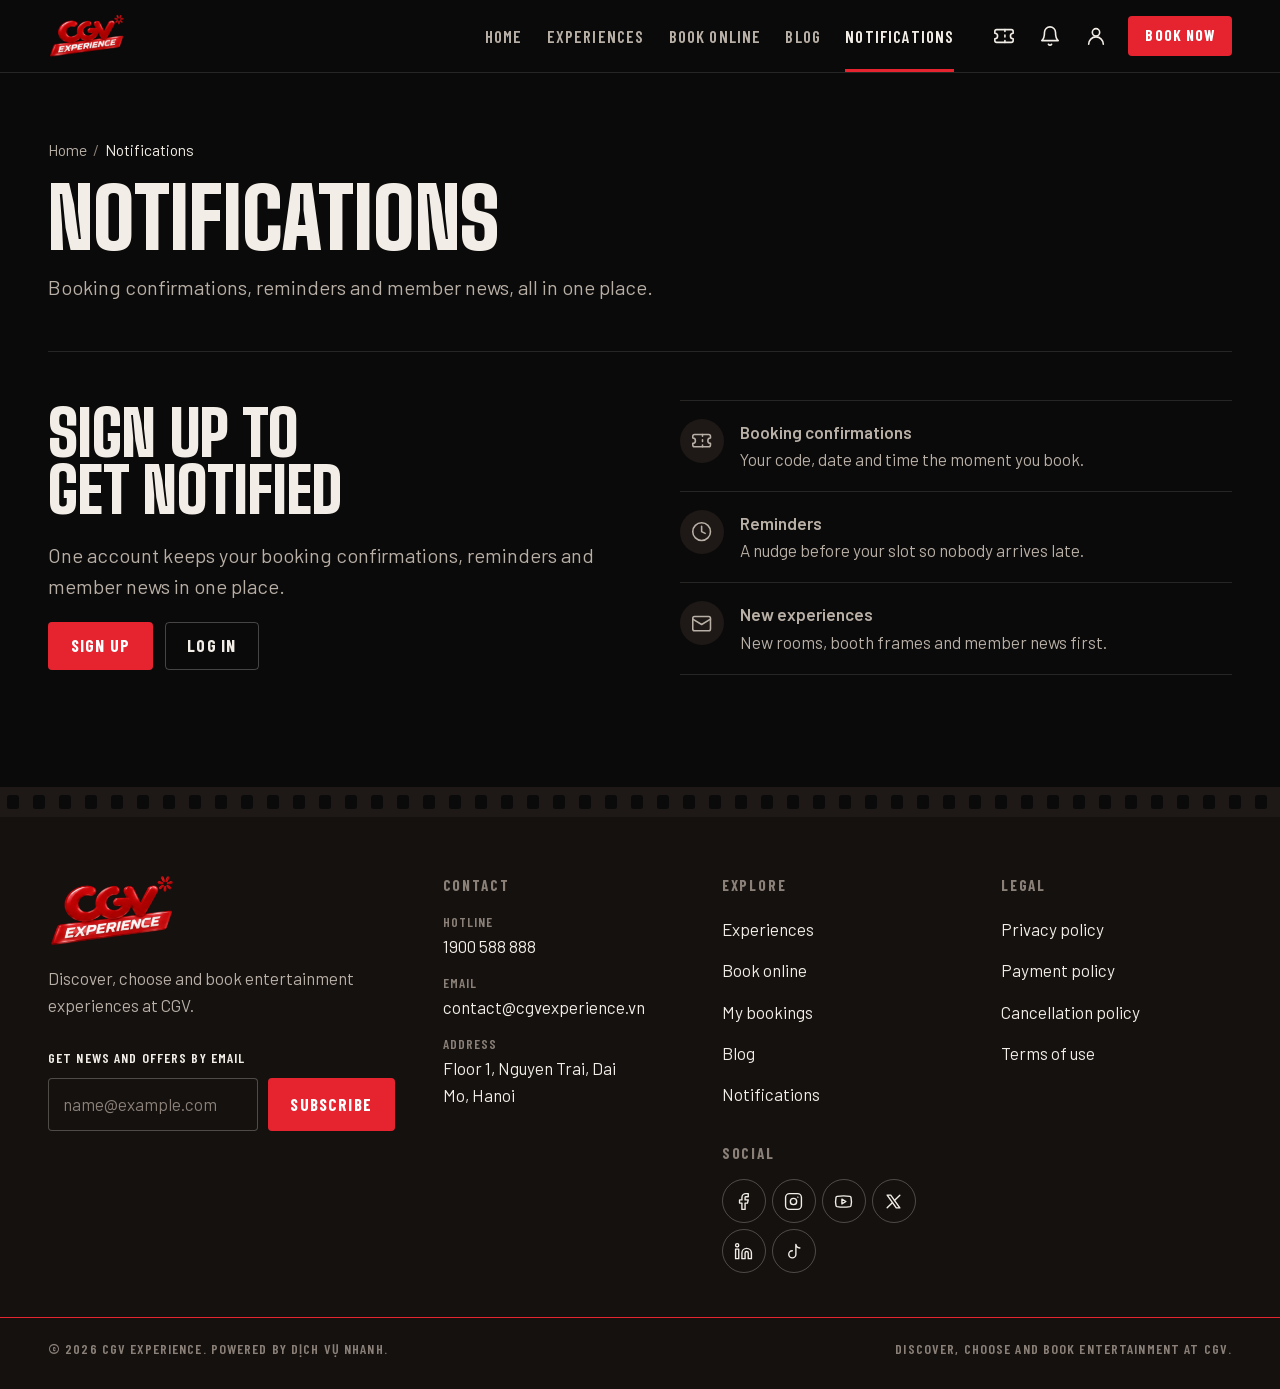
<file: pages/notifications.html>
<!doctype html>
<html lang="en">
<head>
<meta charset="utf-8">
<meta name="viewport" content="width=device-width, initial-scale=1">
<title>Notifications | CGV Experience</title>
<meta name="description" content="Sign up to get booking confirmations, reminders and news from CGV Experience.">
<meta name="theme-color" content="#0b0a0a">
<link rel="icon" type="image/png" href="assets/images/logo.png">
<link rel="stylesheet" href="assets/css/style.css">
</head>
<body data-page="notifications" data-base="">
<svg class="svg-sprite" aria-hidden="true" focusable="false"><defs><symbol id="i-menu" viewBox="0 0 24 24"><path d="M4 6h16M4 12h16M4 18h16"/></symbol><symbol id="i-x" viewBox="0 0 24 24"><path d="M18 6 6 18M6 6l12 12"/></symbol><symbol id="i-ticket" viewBox="0 0 24 24"><path d="M2 9a3 3 0 0 1 0 6v2a2 2 0 0 0 2 2h16a2 2 0 0 0 2-2v-2a3 3 0 0 1 0-6V7a2 2 0 0 0-2-2H4a2 2 0 0 0-2 2Z"/><path d="M13 5v2M13 11v2M13 17v2"/></symbol><symbol id="i-bell" viewBox="0 0 24 24"><path d="M6 8a6 6 0 0 1 12 0c0 7 3 9 3 9H3s3-2 3-9"/><path d="M10.3 21a1.94 1.94 0 0 0 3.4 0"/></symbol><symbol id="i-user" viewBox="0 0 24 24"><circle cx="12" cy="8" r="4"/><path d="M4 21a8 8 0 0 1 16 0"/></symbol><symbol id="i-calendar" viewBox="0 0 24 24"><rect x="3" y="4" width="18" height="18" rx="2"/><path d="M16 2v4M8 2v4M3 10h18"/></symbol><symbol id="i-clock" viewBox="0 0 24 24"><circle cx="12" cy="12" r="10"/><path d="M12 6v6l4 2"/></symbol><symbol id="i-users" viewBox="0 0 24 24"><path d="M16 21v-2a4 4 0 0 0-4-4H6a4 4 0 0 0-4 4v2"/><circle cx="9" cy="7" r="4"/><path d="M22 21v-2a4 4 0 0 0-3-3.87M16 3.13a4 4 0 0 1 0 7.75"/></symbol><symbol id="i-map-pin" viewBox="0 0 24 24"><path d="M20 10c0 6-8 12-8 12s-8-6-8-12a8 8 0 0 1 16 0Z"/><circle cx="12" cy="10" r="3"/></symbol><symbol id="i-phone" viewBox="0 0 24 24"><path d="M22 16.92v3a2 2 0 0 1-2.18 2 19.79 19.79 0 0 1-8.63-3.07 19.5 19.5 0 0 1-6-6 19.79 19.79 0 0 1-3.07-8.67A2 2 0 0 1 4.11 2h3a2 2 0 0 1 2 1.72c.13.96.36 1.9.7 2.81a2 2 0 0 1-.45 2.11L8.09 9.91a16 16 0 0 0 6 6l1.27-1.27a2 2 0 0 1 2.11-.45c.91.34 1.85.57 2.81.7A2 2 0 0 1 22 16.92Z"/></symbol><symbol id="i-mail" viewBox="0 0 24 24"><rect x="2" y="4" width="20" height="16" rx="2"/><path d="m22 7-10 6L2 7"/></symbol><symbol id="i-chevron-left" viewBox="0 0 24 24"><path d="m15 18-6-6 6-6"/></symbol><symbol id="i-chevron-right" viewBox="0 0 24 24"><path d="m9 18 6-6-6-6"/></symbol><symbol id="i-arrow-right" viewBox="0 0 24 24"><path d="M5 12h14M12 5l7 7-7 7"/></symbol><symbol id="i-arrow-left" viewBox="0 0 24 24"><path d="M19 12H5M12 19l-7-7 7-7"/></symbol><symbol id="i-check" viewBox="0 0 24 24"><path d="M20 6 9 17l-5-5"/></symbol><symbol id="i-plus" viewBox="0 0 24 24"><path d="M12 5v14M5 12h14"/></symbol><symbol id="i-minus" viewBox="0 0 24 24"><path d="M5 12h14"/></symbol><symbol id="i-heart" viewBox="0 0 24 24"><path d="M19 14c1.49-1.46 3-3.21 3-5.5A5.5 5.5 0 0 0 16.5 3c-1.76 0-3 .5-4.5 2-1.5-1.5-2.74-2-4.5-2A5.5 5.5 0 0 0 2 8.5c0 2.3 1.5 4.05 3 5.5l7 7Z"/></symbol><symbol id="i-message" viewBox="0 0 24 24"><path d="M7.9 20A9 9 0 1 0 4 16.1L2 22Z"/></symbol><symbol id="i-link" viewBox="0 0 24 24"><path d="M10 13a5 5 0 0 0 7.54.54l3-3a5 5 0 0 0-7.07-7.07l-1.72 1.71"/><path d="M14 11a5 5 0 0 0-7.54-.54l-3 3a5 5 0 0 0 7.07 7.07l1.71-1.71"/></symbol><symbol id="i-eye" viewBox="0 0 24 24"><path d="M2 12s3-7 10-7 10 7 10 7-3 7-10 7-10-7-10-7Z"/><circle cx="12" cy="12" r="3"/></symbol><symbol id="i-eye-off" viewBox="0 0 24 24"><path d="M9.88 9.88a3 3 0 1 0 4.24 4.24M10.73 5.08A10.4 10.4 0 0 1 12 5c7 0 10 7 10 7a13.2 13.2 0 0 1-1.67 2.68M6.61 6.61A13.5 13.5 0 0 0 2 12s3 7 10 7a9.7 9.7 0 0 0 5.39-1.61M2 2l20 20"/></symbol><symbol id="i-lock" viewBox="0 0 24 24"><rect x="3" y="11" width="18" height="11" rx="2"/><path d="M7 11V7a5 5 0 0 1 10 0v4"/></symbol><symbol id="i-camera" viewBox="0 0 24 24"><path d="M14.5 4h-5L7 7H4a2 2 0 0 0-2 2v9a2 2 0 0 0 2 2h16a2 2 0 0 0 2-2V9a2 2 0 0 0-2-2h-3l-2.5-3Z"/><circle cx="12" cy="13" r="3"/></symbol><symbol id="i-layers" viewBox="0 0 24 24"><path d="m12 2 10 5-10 5L2 7l10-5Z"/><path d="m2 17 10 5 10-5M2 12l10 5 10-5"/></symbol><symbol id="i-credit-card" viewBox="0 0 24 24"><rect x="2" y="5" width="20" height="14" rx="2"/><path d="M2 10h20"/></symbol><symbol id="i-wallet" viewBox="0 0 24 24"><path d="M21 12V7H5a2 2 0 0 1 0-4h14v4"/><path d="M3 5v14a2 2 0 0 0 2 2h16v-5"/><path d="M18 12a2 2 0 0 0 0 4h4v-4Z"/></symbol><symbol id="i-qr" viewBox="0 0 24 24"><rect x="3" y="3" width="7" height="7" rx="1"/><rect x="14" y="3" width="7" height="7" rx="1"/><rect x="3" y="14" width="7" height="7" rx="1"/><path d="M14 14h3v3h-3zM21 14v.01M14 21h.01M17 21h4v-4"/></symbol><symbol id="i-store" viewBox="0 0 24 24"><path d="M3 9 5 4h14l2 5M3 9v11h18V9M3 9h18M9 20v-6h6v6"/></symbol><symbol id="i-download" viewBox="0 0 24 24"><path d="M21 15v4a2 2 0 0 1-2 2H5a2 2 0 0 1-2-2v-4M7 10l5 5 5-5M12 15V3"/></symbol><symbol id="i-info" viewBox="0 0 24 24"><circle cx="12" cy="12" r="10"/><path d="M12 16v-4M12 8h.01"/></symbol><symbol id="i-log-out" viewBox="0 0 24 24"><path d="M9 21H5a2 2 0 0 1-2-2V5a2 2 0 0 1 2-2h4M16 17l5-5-5-5M21 12H9"/></symbol><symbol id="i-play" viewBox="0 0 24 24"><path d="M7 4v16l13-8Z"/></symbol><symbol id="i-facebook" viewBox="0 0 24 24"><path d="M18 2h-3a5 5 0 0 0-5 5v3H7v4h3v8h4v-8h3l1-4h-4V7a1 1 0 0 1 1-1h3Z"/></symbol><symbol id="i-instagram" viewBox="0 0 24 24"><rect x="2" y="2" width="20" height="20" rx="5"/><circle cx="12" cy="12" r="4"/><path d="M17.5 6.5h.01"/></symbol><symbol id="i-youtube" viewBox="0 0 24 24"><path d="M2.5 17a24 24 0 0 1 0-10 2 2 0 0 1 1.4-1.4 49.6 49.6 0 0 1 16.2 0A2 2 0 0 1 21.5 7a24 24 0 0 1 0 10 2 2 0 0 1-1.4 1.4 49.6 49.6 0 0 1-16.2 0A2 2 0 0 1 2.5 17"/><path d="m10 15 5-3-5-3Z"/></symbol><symbol id="i-x-logo" viewBox="0 0 24 24"><path d="M4 4h4.5L20 20h-4.5Z"/><path d="M4 20l6.8-6.8M20 4l-6.8 6.8"/></symbol><symbol id="i-linkedin" viewBox="0 0 24 24"><path d="M16 8a6 6 0 0 1 6 6v7h-4v-7a2 2 0 0 0-4 0v7h-4v-7a6 6 0 0 1 6-6Z"/><rect x="2" y="9" width="4" height="12"/><circle cx="4" cy="4" r="2"/></symbol><symbol id="i-tiktok" viewBox="0 0 24 24"><path d="M15 3c.4 2.6 2.2 4.4 5 4.6M15 3v12.5A4.5 4.5 0 1 1 10.5 11"/></symbol><symbol id="i-google" viewBox="0 0 24 24"><path d="M20.5 12.2c0-.6-.1-1.2-.2-1.7H12v3.3h4.8a4.1 4.1 0 0 1-1.8 2.7"/><path d="M15 16.5A7 7 0 1 1 16.9 7"/></symbol></defs></svg>
<a class="skip-link" href="#main">Skip to content</a>
<header class="site-header">
  <div class="wrap site-header__bar">
    <a class="brand" href="../index.html" aria-label="CGV Experience, home"><img src="assets/images/logo.png" alt="CGV Experience" width="460" height="276"></a>
    <nav class="nav" aria-label="Main"><a href="../index.html">Home</a><a href="services.html">Experiences</a><a href="booking.html">Book online</a><a href="blog.html">Blog</a><a href="notifications.html" aria-current="page">Notifications</a></nav>
    <div class="header-tools">
      <a class="icon-btn" href="my-bookings.html" aria-label="My bookings"><svg class="icon" aria-hidden="true"><use href="#i-ticket"/></svg><span class="badge" data-count="bookings" hidden></span></a>
      <a class="icon-btn" href="notifications.html" aria-label="Notifications"><svg class="icon" aria-hidden="true"><use href="#i-bell"/></svg><span class="badge" data-count="notifs" hidden></span></a>
      <button class="icon-btn" type="button" data-account aria-label="Log in or sign up"><svg class="icon" aria-hidden="true"><use href="#i-user"/></svg></button>
      <a class="btn btn--primary btn--sm" href="booking.html">Book now</a>
      <button class="icon-btn menu-toggle" type="button" data-menu-toggle aria-expanded="false" aria-controls="mobile-menu" aria-label="Open menu"><svg class="icon" aria-hidden="true"><use href="#i-menu"/></svg></button>
    </div>
  </div>
  <div class="mobile-menu" id="mobile-menu">
    <div class="rail-v" aria-hidden="true"></div>
    <div class="mobile-menu__body">
      <nav aria-label="Mobile"><ul><li><a href="../index.html">Home<svg class="icon" aria-hidden="true"><use href="#i-arrow-right"/></svg></a></li><li><a href="services.html">Experiences<svg class="icon" aria-hidden="true"><use href="#i-arrow-right"/></svg></a></li><li><a href="booking.html">Book online<svg class="icon" aria-hidden="true"><use href="#i-arrow-right"/></svg></a></li><li><a href="blog.html">Blog<svg class="icon" aria-hidden="true"><use href="#i-arrow-right"/></svg></a></li><li><a href="notifications.html" aria-current="page">Notifications<svg class="icon" aria-hidden="true"><use href="#i-arrow-right"/></svg></a></li><li><a href="my-bookings.html">My bookings<svg class="icon" aria-hidden="true"><use href="#i-arrow-right"/></svg></a></li></ul></nav>
      <div class="mobile-menu__cta"><a class="btn btn--primary btn--block" href="booking.html"><svg class="icon" aria-hidden="true"><use href="#i-ticket"/></svg>Book a slot</a></div>
    </div>
  </div>
</header>
<main id="main">

<div class="wrap">
  <header class="page-head">
    <nav aria-label="Breadcrumb"><ol class="crumbs"><li><a href="../index.html">Home</a></li><li><span aria-current="page">Notifications</span></li></ol></nav>
    <h1 class="h1">Notifications</h1>
    <p class="lede">Booking confirmations, reminders and member news, all in one place.</p>
  </header>
  <div data-notifications></div>
</div>
</main>
<footer class="site-footer">
  <div class="rail" aria-hidden="true"></div>
  <div class="wrap footer__main">
    <div class="footer__brand">
      <img src="assets/images/logo.png" alt="CGV Experience" width="460" height="276" loading="lazy">
      <p>Discover, choose and book entertainment experiences at CGV.</p>
      <form class="news-form footer__news" data-newsletter novalidate>
        <div class="field"><label class="label" for="footer-email">Get news and offers by email</label>
          <div class="news-form__row"><input id="footer-email" type="email" required data-label="Email" placeholder="name@example.com" autocomplete="email"><button class="btn btn--primary" type="submit">Subscribe</button></div>
          <p class="field__error"></p></div>
        <p class="form-msg" aria-live="polite"></p>
      </form>
    </div>
    <div class="footer__col">
      <h2>Contact</h2>
      <address>
        <p><span>Hotline</span><a href="tel:1900588888">1900 588 888</a></p>
        <p><span>Email</span><a href="mailto:contact@cgvexperience.vn">contact@cgvexperience.vn</a></p>
        <p><span>Address</span>Floor 1, Nguyen Trai, Dai Mo, Hanoi</p>
      </address>
    </div>
    <div class="footer__col">
      <h2>Explore</h2>
      <ul>
        <li><a href="services.html">Experiences</a></li>
        <li><a href="booking.html">Book online</a></li>
        <li><a href="my-bookings.html">My bookings</a></li>
        <li><a href="blog.html">Blog</a></li>
        <li><a href="notifications.html">Notifications</a></li>
      </ul>
      <h2 style="margin-top:28px">Social</h2>
      <div class="socials"><a href="https://www.facebook.com/" target="_blank" rel="noopener" aria-label="CGV Experience on Facebook"><svg class="icon" aria-hidden="true"><use href="#i-facebook"/></svg></a><a href="https://www.instagram.com/" target="_blank" rel="noopener" aria-label="CGV Experience on Instagram"><svg class="icon" aria-hidden="true"><use href="#i-instagram"/></svg></a><a href="https://www.youtube.com/" target="_blank" rel="noopener" aria-label="CGV Experience on YouTube"><svg class="icon" aria-hidden="true"><use href="#i-youtube"/></svg></a><a href="https://x.com/" target="_blank" rel="noopener" aria-label="CGV Experience on X"><svg class="icon" aria-hidden="true"><use href="#i-x-logo"/></svg></a><a href="https://www.linkedin.com/" target="_blank" rel="noopener" aria-label="CGV Experience on LinkedIn"><svg class="icon" aria-hidden="true"><use href="#i-linkedin"/></svg></a><a href="https://www.tiktok.com/" target="_blank" rel="noopener" aria-label="CGV Experience on TikTok"><svg class="icon" aria-hidden="true"><use href="#i-tiktok"/></svg></a></div>
    </div>
    <div class="footer__col">
      <h2>Legal</h2>
      <ul>
        <li><a href="policies.html#privacy">Privacy policy</a></li>
        <li><a href="policies.html#payment">Payment policy</a></li>
        <li><a href="policies.html#cancellation">Cancellation policy</a></li>
        <li><a href="policies.html#terms">Terms of use</a></li>
      </ul>
    </div>
  </div>
  <div class="footer__bottom"><div class="wrap"><p>© 2026 CGV Experience. Powered by Dịch Vụ Nhanh.</p><p>Discover, choose and book entertainment at CGV.</p></div></div>
</footer>
<script src="assets/js/app.js"></script>
</body>
</html>
</file>
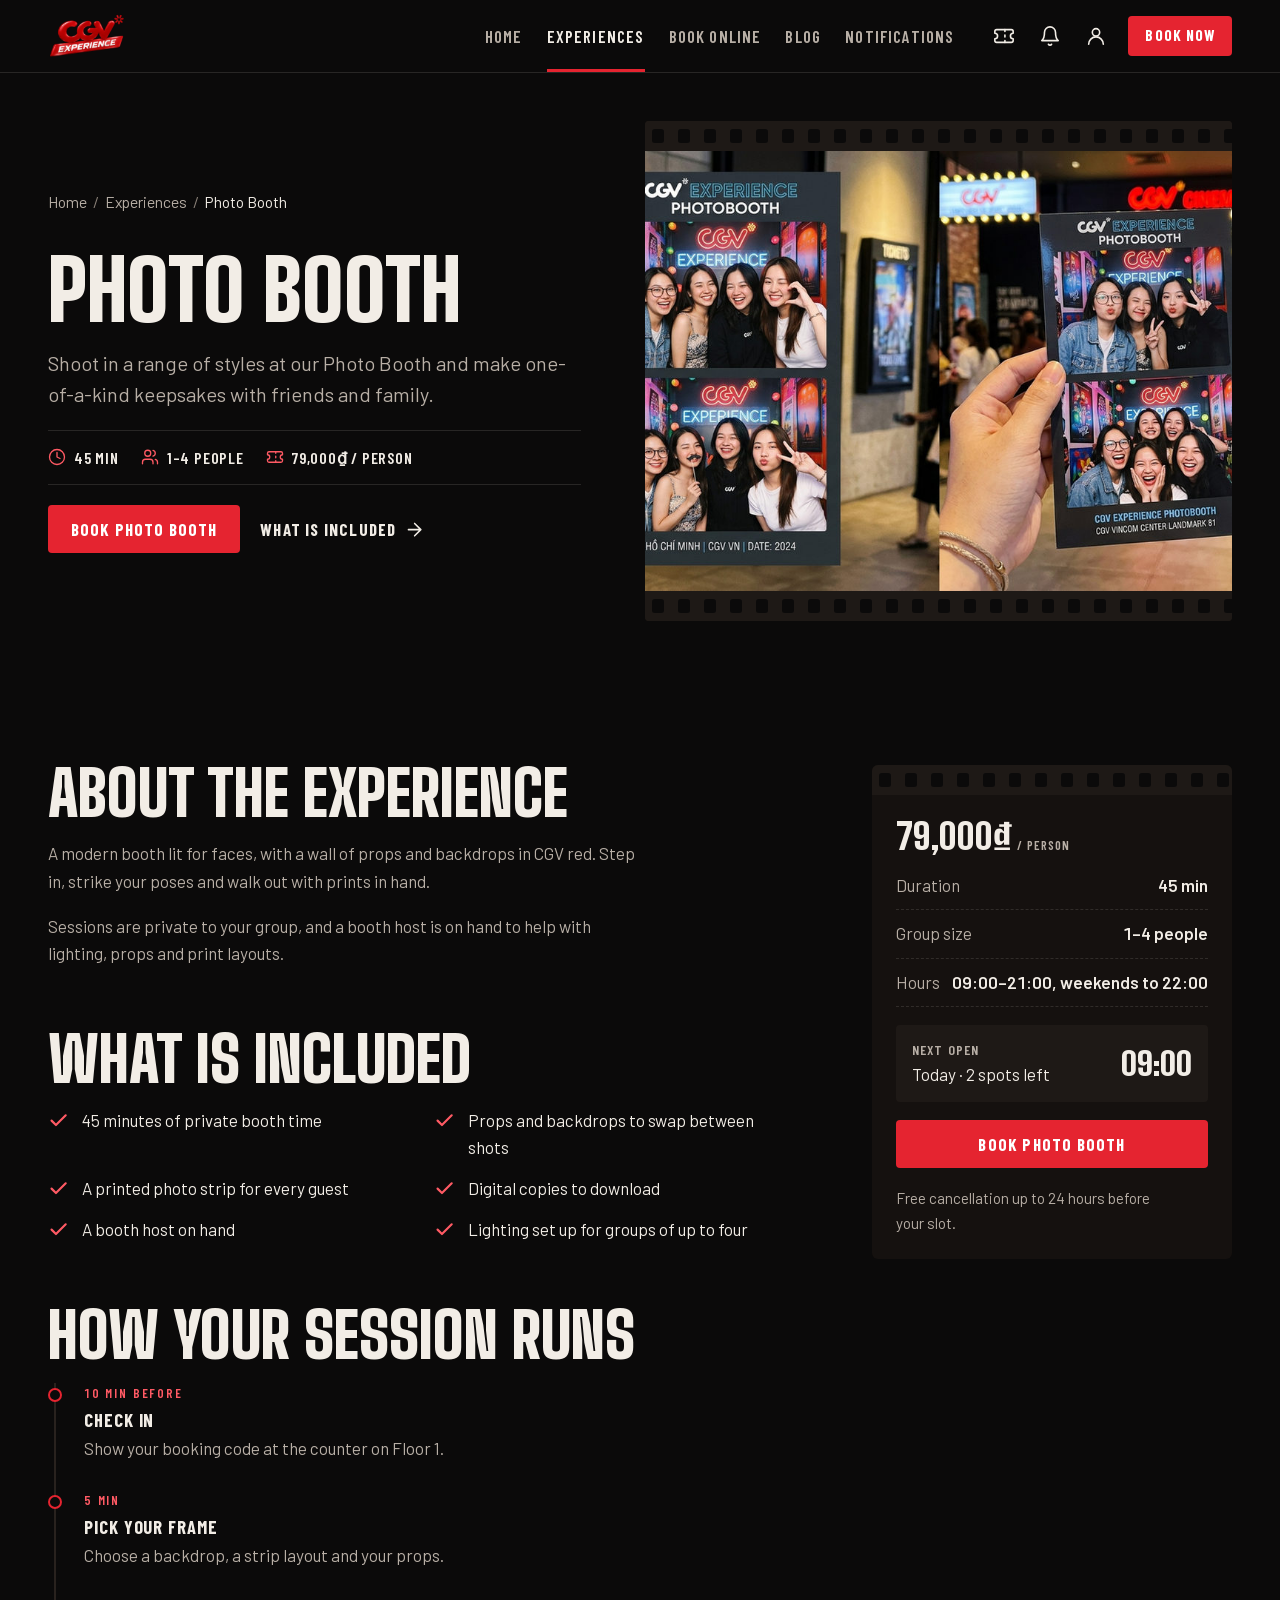
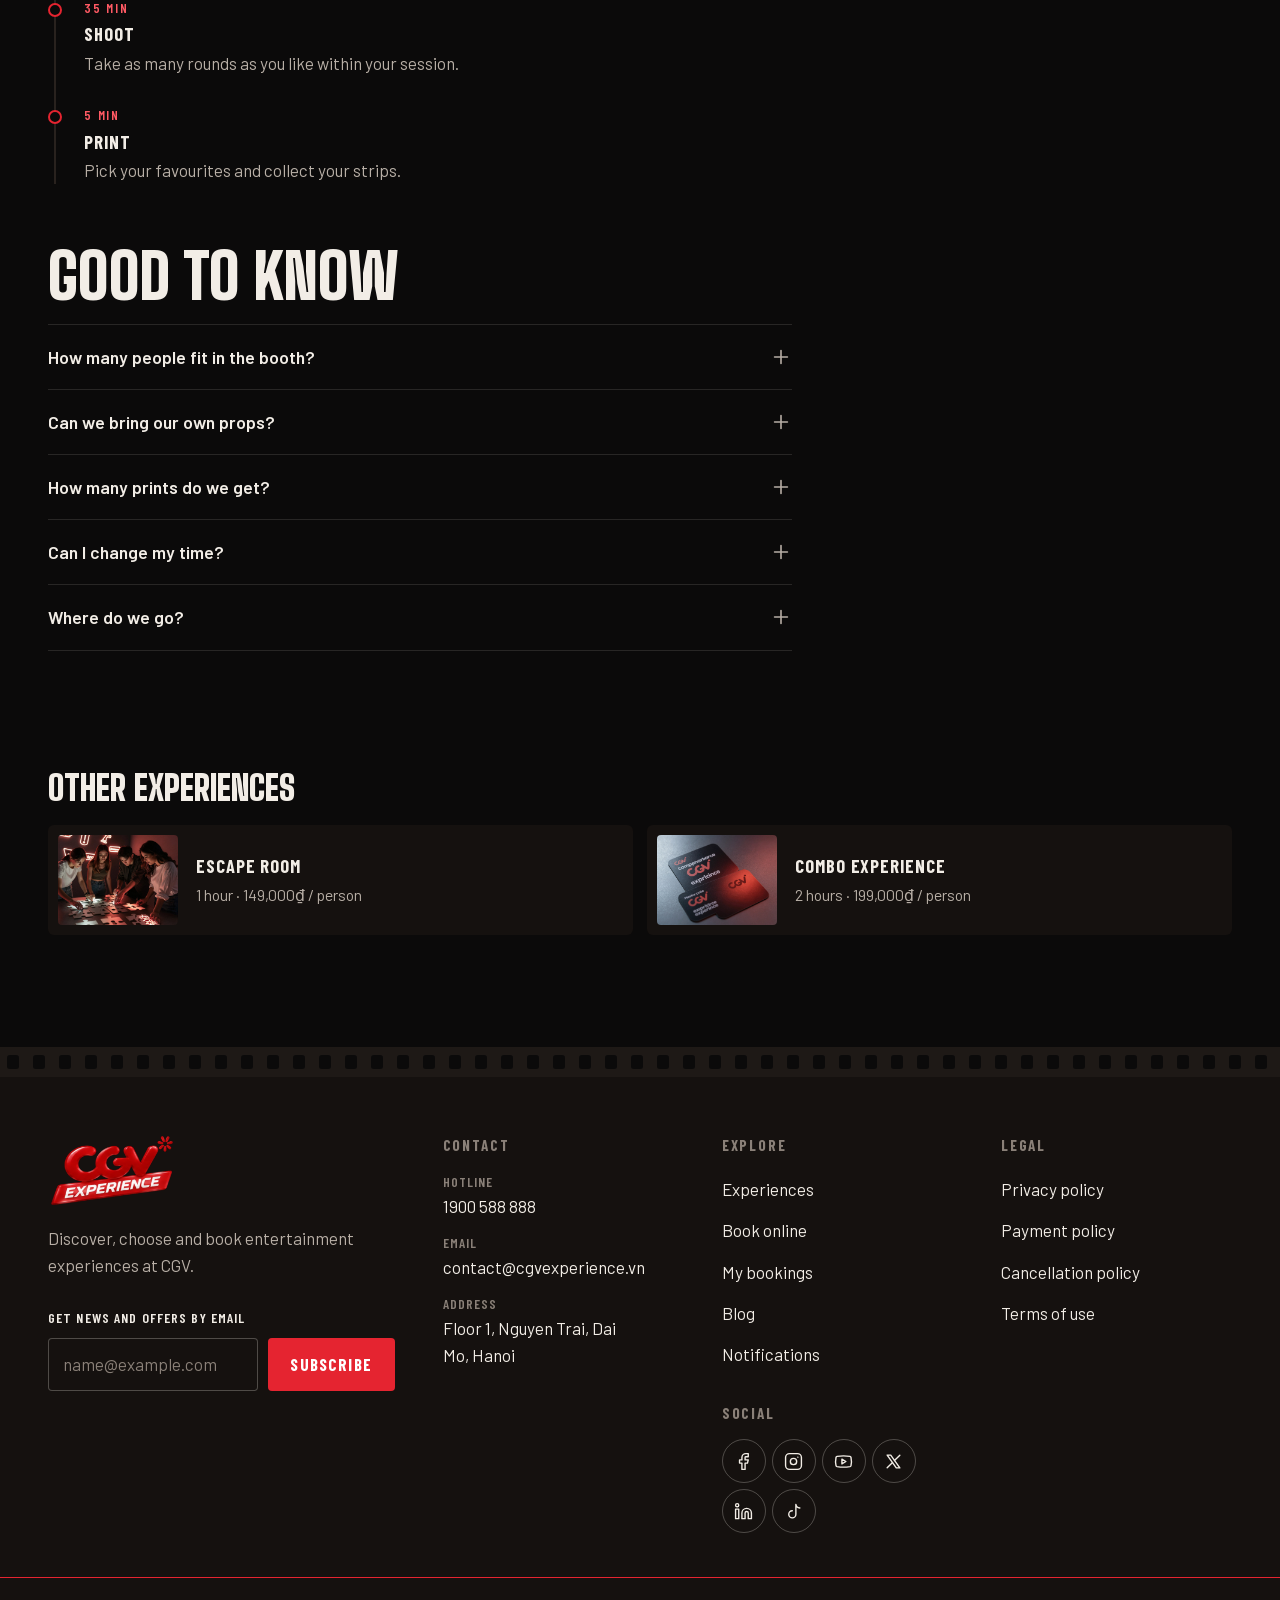
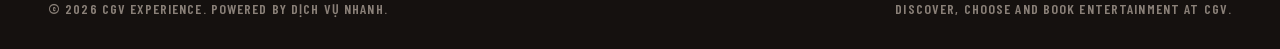
<file: pages/photo-booth.html>
<!doctype html>
<html lang="en">
<head>
<meta charset="utf-8">
<meta name="viewport" content="width=device-width, initial-scale=1">
<title>Photo Booth | CGV Experience</title>
<meta name="description" content="Photo Booth at CGV Experience: 45 min, up to 4 people, 79,000₫ per person.">
<meta name="theme-color" content="#0b0a0a">
<link rel="icon" type="image/png" href="assets/images/logo.png">
<link rel="stylesheet" href="assets/css/style.css">
</head>
<body data-page="experiences" data-base="" data-service="photo-booth">
<svg class="svg-sprite" aria-hidden="true" focusable="false"><defs><symbol id="i-menu" viewBox="0 0 24 24"><path d="M4 6h16M4 12h16M4 18h16"/></symbol><symbol id="i-x" viewBox="0 0 24 24"><path d="M18 6 6 18M6 6l12 12"/></symbol><symbol id="i-ticket" viewBox="0 0 24 24"><path d="M2 9a3 3 0 0 1 0 6v2a2 2 0 0 0 2 2h16a2 2 0 0 0 2-2v-2a3 3 0 0 1 0-6V7a2 2 0 0 0-2-2H4a2 2 0 0 0-2 2Z"/><path d="M13 5v2M13 11v2M13 17v2"/></symbol><symbol id="i-bell" viewBox="0 0 24 24"><path d="M6 8a6 6 0 0 1 12 0c0 7 3 9 3 9H3s3-2 3-9"/><path d="M10.3 21a1.94 1.94 0 0 0 3.4 0"/></symbol><symbol id="i-user" viewBox="0 0 24 24"><circle cx="12" cy="8" r="4"/><path d="M4 21a8 8 0 0 1 16 0"/></symbol><symbol id="i-calendar" viewBox="0 0 24 24"><rect x="3" y="4" width="18" height="18" rx="2"/><path d="M16 2v4M8 2v4M3 10h18"/></symbol><symbol id="i-clock" viewBox="0 0 24 24"><circle cx="12" cy="12" r="10"/><path d="M12 6v6l4 2"/></symbol><symbol id="i-users" viewBox="0 0 24 24"><path d="M16 21v-2a4 4 0 0 0-4-4H6a4 4 0 0 0-4 4v2"/><circle cx="9" cy="7" r="4"/><path d="M22 21v-2a4 4 0 0 0-3-3.87M16 3.13a4 4 0 0 1 0 7.75"/></symbol><symbol id="i-map-pin" viewBox="0 0 24 24"><path d="M20 10c0 6-8 12-8 12s-8-6-8-12a8 8 0 0 1 16 0Z"/><circle cx="12" cy="10" r="3"/></symbol><symbol id="i-phone" viewBox="0 0 24 24"><path d="M22 16.92v3a2 2 0 0 1-2.18 2 19.79 19.79 0 0 1-8.63-3.07 19.5 19.5 0 0 1-6-6 19.79 19.79 0 0 1-3.07-8.67A2 2 0 0 1 4.11 2h3a2 2 0 0 1 2 1.72c.13.96.36 1.9.7 2.81a2 2 0 0 1-.45 2.11L8.09 9.91a16 16 0 0 0 6 6l1.27-1.27a2 2 0 0 1 2.11-.45c.91.34 1.85.57 2.81.7A2 2 0 0 1 22 16.92Z"/></symbol><symbol id="i-mail" viewBox="0 0 24 24"><rect x="2" y="4" width="20" height="16" rx="2"/><path d="m22 7-10 6L2 7"/></symbol><symbol id="i-chevron-left" viewBox="0 0 24 24"><path d="m15 18-6-6 6-6"/></symbol><symbol id="i-chevron-right" viewBox="0 0 24 24"><path d="m9 18 6-6-6-6"/></symbol><symbol id="i-arrow-right" viewBox="0 0 24 24"><path d="M5 12h14M12 5l7 7-7 7"/></symbol><symbol id="i-arrow-left" viewBox="0 0 24 24"><path d="M19 12H5M12 19l-7-7 7-7"/></symbol><symbol id="i-check" viewBox="0 0 24 24"><path d="M20 6 9 17l-5-5"/></symbol><symbol id="i-plus" viewBox="0 0 24 24"><path d="M12 5v14M5 12h14"/></symbol><symbol id="i-minus" viewBox="0 0 24 24"><path d="M5 12h14"/></symbol><symbol id="i-heart" viewBox="0 0 24 24"><path d="M19 14c1.49-1.46 3-3.21 3-5.5A5.5 5.5 0 0 0 16.5 3c-1.76 0-3 .5-4.5 2-1.5-1.5-2.74-2-4.5-2A5.5 5.5 0 0 0 2 8.5c0 2.3 1.5 4.05 3 5.5l7 7Z"/></symbol><symbol id="i-message" viewBox="0 0 24 24"><path d="M7.9 20A9 9 0 1 0 4 16.1L2 22Z"/></symbol><symbol id="i-link" viewBox="0 0 24 24"><path d="M10 13a5 5 0 0 0 7.54.54l3-3a5 5 0 0 0-7.07-7.07l-1.72 1.71"/><path d="M14 11a5 5 0 0 0-7.54-.54l-3 3a5 5 0 0 0 7.07 7.07l1.71-1.71"/></symbol><symbol id="i-eye" viewBox="0 0 24 24"><path d="M2 12s3-7 10-7 10 7 10 7-3 7-10 7-10-7-10-7Z"/><circle cx="12" cy="12" r="3"/></symbol><symbol id="i-eye-off" viewBox="0 0 24 24"><path d="M9.88 9.88a3 3 0 1 0 4.24 4.24M10.73 5.08A10.4 10.4 0 0 1 12 5c7 0 10 7 10 7a13.2 13.2 0 0 1-1.67 2.68M6.61 6.61A13.5 13.5 0 0 0 2 12s3 7 10 7a9.7 9.7 0 0 0 5.39-1.61M2 2l20 20"/></symbol><symbol id="i-lock" viewBox="0 0 24 24"><rect x="3" y="11" width="18" height="11" rx="2"/><path d="M7 11V7a5 5 0 0 1 10 0v4"/></symbol><symbol id="i-camera" viewBox="0 0 24 24"><path d="M14.5 4h-5L7 7H4a2 2 0 0 0-2 2v9a2 2 0 0 0 2 2h16a2 2 0 0 0 2-2V9a2 2 0 0 0-2-2h-3l-2.5-3Z"/><circle cx="12" cy="13" r="3"/></symbol><symbol id="i-layers" viewBox="0 0 24 24"><path d="m12 2 10 5-10 5L2 7l10-5Z"/><path d="m2 17 10 5 10-5M2 12l10 5 10-5"/></symbol><symbol id="i-credit-card" viewBox="0 0 24 24"><rect x="2" y="5" width="20" height="14" rx="2"/><path d="M2 10h20"/></symbol><symbol id="i-wallet" viewBox="0 0 24 24"><path d="M21 12V7H5a2 2 0 0 1 0-4h14v4"/><path d="M3 5v14a2 2 0 0 0 2 2h16v-5"/><path d="M18 12a2 2 0 0 0 0 4h4v-4Z"/></symbol><symbol id="i-qr" viewBox="0 0 24 24"><rect x="3" y="3" width="7" height="7" rx="1"/><rect x="14" y="3" width="7" height="7" rx="1"/><rect x="3" y="14" width="7" height="7" rx="1"/><path d="M14 14h3v3h-3zM21 14v.01M14 21h.01M17 21h4v-4"/></symbol><symbol id="i-store" viewBox="0 0 24 24"><path d="M3 9 5 4h14l2 5M3 9v11h18V9M3 9h18M9 20v-6h6v6"/></symbol><symbol id="i-download" viewBox="0 0 24 24"><path d="M21 15v4a2 2 0 0 1-2 2H5a2 2 0 0 1-2-2v-4M7 10l5 5 5-5M12 15V3"/></symbol><symbol id="i-info" viewBox="0 0 24 24"><circle cx="12" cy="12" r="10"/><path d="M12 16v-4M12 8h.01"/></symbol><symbol id="i-log-out" viewBox="0 0 24 24"><path d="M9 21H5a2 2 0 0 1-2-2V5a2 2 0 0 1 2-2h4M16 17l5-5-5-5M21 12H9"/></symbol><symbol id="i-play" viewBox="0 0 24 24"><path d="M7 4v16l13-8Z"/></symbol><symbol id="i-facebook" viewBox="0 0 24 24"><path d="M18 2h-3a5 5 0 0 0-5 5v3H7v4h3v8h4v-8h3l1-4h-4V7a1 1 0 0 1 1-1h3Z"/></symbol><symbol id="i-instagram" viewBox="0 0 24 24"><rect x="2" y="2" width="20" height="20" rx="5"/><circle cx="12" cy="12" r="4"/><path d="M17.5 6.5h.01"/></symbol><symbol id="i-youtube" viewBox="0 0 24 24"><path d="M2.5 17a24 24 0 0 1 0-10 2 2 0 0 1 1.4-1.4 49.6 49.6 0 0 1 16.2 0A2 2 0 0 1 21.5 7a24 24 0 0 1 0 10 2 2 0 0 1-1.4 1.4 49.6 49.6 0 0 1-16.2 0A2 2 0 0 1 2.5 17"/><path d="m10 15 5-3-5-3Z"/></symbol><symbol id="i-x-logo" viewBox="0 0 24 24"><path d="M4 4h4.5L20 20h-4.5Z"/><path d="M4 20l6.8-6.8M20 4l-6.8 6.8"/></symbol><symbol id="i-linkedin" viewBox="0 0 24 24"><path d="M16 8a6 6 0 0 1 6 6v7h-4v-7a2 2 0 0 0-4 0v7h-4v-7a6 6 0 0 1 6-6Z"/><rect x="2" y="9" width="4" height="12"/><circle cx="4" cy="4" r="2"/></symbol><symbol id="i-tiktok" viewBox="0 0 24 24"><path d="M15 3c.4 2.6 2.2 4.4 5 4.6M15 3v12.5A4.5 4.5 0 1 1 10.5 11"/></symbol><symbol id="i-google" viewBox="0 0 24 24"><path d="M20.5 12.2c0-.6-.1-1.2-.2-1.7H12v3.3h4.8a4.1 4.1 0 0 1-1.8 2.7"/><path d="M15 16.5A7 7 0 1 1 16.9 7"/></symbol></defs></svg>
<a class="skip-link" href="#main">Skip to content</a>
<header class="site-header">
  <div class="wrap site-header__bar">
    <a class="brand" href="../index.html" aria-label="CGV Experience, home"><img src="assets/images/logo.png" alt="CGV Experience" width="460" height="276"></a>
    <nav class="nav" aria-label="Main"><a href="../index.html">Home</a><a href="services.html" aria-current="page">Experiences</a><a href="booking.html">Book online</a><a href="blog.html">Blog</a><a href="notifications.html">Notifications</a></nav>
    <div class="header-tools">
      <a class="icon-btn" href="my-bookings.html" aria-label="My bookings"><svg class="icon" aria-hidden="true"><use href="#i-ticket"/></svg><span class="badge" data-count="bookings" hidden></span></a>
      <a class="icon-btn" href="notifications.html" aria-label="Notifications"><svg class="icon" aria-hidden="true"><use href="#i-bell"/></svg><span class="badge" data-count="notifs" hidden></span></a>
      <button class="icon-btn" type="button" data-account aria-label="Log in or sign up"><svg class="icon" aria-hidden="true"><use href="#i-user"/></svg></button>
      <a class="btn btn--primary btn--sm" href="booking.html">Book now</a>
      <button class="icon-btn menu-toggle" type="button" data-menu-toggle aria-expanded="false" aria-controls="mobile-menu" aria-label="Open menu"><svg class="icon" aria-hidden="true"><use href="#i-menu"/></svg></button>
    </div>
  </div>
  <div class="mobile-menu" id="mobile-menu">
    <div class="rail-v" aria-hidden="true"></div>
    <div class="mobile-menu__body">
      <nav aria-label="Mobile"><ul><li><a href="../index.html">Home<svg class="icon" aria-hidden="true"><use href="#i-arrow-right"/></svg></a></li><li><a href="services.html" aria-current="page">Experiences<svg class="icon" aria-hidden="true"><use href="#i-arrow-right"/></svg></a></li><li><a href="booking.html">Book online<svg class="icon" aria-hidden="true"><use href="#i-arrow-right"/></svg></a></li><li><a href="blog.html">Blog<svg class="icon" aria-hidden="true"><use href="#i-arrow-right"/></svg></a></li><li><a href="notifications.html">Notifications<svg class="icon" aria-hidden="true"><use href="#i-arrow-right"/></svg></a></li><li><a href="my-bookings.html">My bookings<svg class="icon" aria-hidden="true"><use href="#i-arrow-right"/></svg></a></li></ul></nav>
      <div class="mobile-menu__cta"><a class="btn btn--primary btn--block" href="booking.html"><svg class="icon" aria-hidden="true"><use href="#i-ticket"/></svg>Book a slot</a></div>
    </div>
  </div>
</header>
<main id="main">

<div class="wrap">
  <div class="svc-hero">
    <div class="svc-hero__copy">
      <nav aria-label="Breadcrumb"><ol class="crumbs"><li><a href="../index.html">Home</a></li><li><a href="services.html">Experiences</a></li><li><span aria-current="page">Photo Booth</span></li></ol></nav>
      <h1 class="h1">Photo Booth</h1>
      <p class="lede">Shoot in a range of styles at our Photo Booth and make one-of-a-kind keepsakes with friends and family.</p>
      <ul class="spec"><li><svg class="icon" aria-hidden="true"><use href="#i-clock"/></svg>45 min</li><li><svg class="icon" aria-hidden="true"><use href="#i-users"/></svg>1–4 people</li><li><svg class="icon" aria-hidden="true"><use href="#i-ticket"/></svg>79,000₫ / person</li></ul>
      <div class="xp__actions"><a class="btn btn--primary" href="booking.html?service=photo-booth">Book Photo Booth</a><a class="link-arrow" href="#details">What is included<svg class="icon" aria-hidden="true"><use href="#i-arrow-right"/></svg></a></div>
    </div>
    <div class="svc-hero__media strip">
      <div class="rail" aria-hidden="true"></div>
      <div class="frame"><img src="assets/images/photo-strips.jpg" alt="Hands holding a set of CGV Experience photo strips" width="886" height="594" fetchpriority="high" data-fallback="Photo Booth"></div>
      <div class="rail" aria-hidden="true"></div>
    </div>
  </div>
</div>
<div class="wrap svc-layout" id="details">
  <div>
    <section class="prose-block" aria-labelledby="about-t"><h2 class="h2" id="about-t">About the experience</h2><p>A modern booth lit for faces, with a wall of props and backdrops in CGV red. Step in, strike your poses and walk out with prints in hand.</p><p>Sessions are private to your group, and a booth host is on hand to help with lighting, props and print layouts.</p></section>
    <section class="prose-block" aria-labelledby="incl-t"><h2 class="h2" id="incl-t">What is included</h2><ul class="ticks"><li><svg class="icon" aria-hidden="true"><use href="#i-check"/></svg><span>45 minutes of private booth time</span></li><li><svg class="icon" aria-hidden="true"><use href="#i-check"/></svg><span>Props and backdrops to swap between shots</span></li><li><svg class="icon" aria-hidden="true"><use href="#i-check"/></svg><span>A printed photo strip for every guest</span></li><li><svg class="icon" aria-hidden="true"><use href="#i-check"/></svg><span>Digital copies to download</span></li><li><svg class="icon" aria-hidden="true"><use href="#i-check"/></svg><span>A booth host on hand</span></li><li><svg class="icon" aria-hidden="true"><use href="#i-check"/></svg><span>Lighting set up for groups of up to four</span></li></ul></section>
    <section class="prose-block" aria-labelledby="tl-t"><h2 class="h2" id="tl-t">How your session runs</h2><ol class="timeline"><li><span class="edge">10 min before</span><h3>Check in</h3><p>Show your booking code at the counter on Floor 1.</p></li><li><span class="edge">5 min</span><h3>Pick your frame</h3><p>Choose a backdrop, a strip layout and your props.</p></li><li><span class="edge">35 min</span><h3>Shoot</h3><p>Take as many rounds as you like within your session.</p></li><li><span class="edge">5 min</span><h3>Print</h3><p>Pick your favourites and collect your strips.</p></li></ol></section>
    <section class="prose-block" aria-labelledby="faq-t"><h2 class="h2" id="faq-t">Good to know</h2><div class="faq"><details><summary>How many people fit in the booth?<svg class="icon" aria-hidden="true"><use href="#i-plus"/></svg></summary><p>Up to 4 people per session. Bigger groups can book two sessions back to back.</p></details><details><summary>Can we bring our own props?<svg class="icon" aria-hidden="true"><use href="#i-plus"/></svg></summary><p>Yes. Costumes, signs and accessories are all welcome.</p></details><details><summary>How many prints do we get?<svg class="icon" aria-hidden="true"><use href="#i-plus"/></svg></summary><p>One photo strip per guest is included. Extra prints are available at the counter.</p></details><details><summary>Can I change my time?<svg class="icon" aria-hidden="true"><use href="#i-plus"/></svg></summary><p>Cancel for free up to 24 hours before your slot, then book a new time.</p></details>
      <details><summary>Where do we go?<svg class="icon" aria-hidden="true"><use href="#i-plus"/></svg></summary><p>CGV Experience is on Floor 1, Nguyen Trai, Dai Mo, Hanoi. Check in at the counter by the entrance. Read the <a href="policies.html#cancellation">cancellation policy</a> before you book.</p></details></div></section>
  </div>
  <aside class="book-panel" aria-label="Book Photo Booth">
    <div class="rail" aria-hidden="true"></div>
    <div class="book-panel__body">
      <p class="price" style="font-size:2.2rem">79,000₫<small>/ person</small></p>
      <dl>
        <div><dt>Duration</dt><dd>45 min</dd></div>
        <div><dt>Group size</dt><dd>1–4 people</dd></div>
        <div><dt>Hours</dt><dd>09:00–21:00, weekends to 22:00</dd></div>
      </dl>
      <a class="next-slot" data-next-slot href="booking.html?service=photo-booth"><span>See open times</span><svg class="icon" aria-hidden="true"><use href="#i-arrow-right"/></svg></a>
      <a class="btn btn--primary btn--block" href="booking.html?service=photo-booth">Book Photo Booth</a>
      <p class="muted" style="font-size:.95rem">Free cancellation up to 24 hours before your slot.</p>
    </div>
  </aside>
</div>
<section class="section" style="padding-top:0" aria-labelledby="others-t">
  <div class="wrap">
    <h2 class="h3" id="others-t" style="margin-bottom:20px">Other experiences</h2>
    <div class="others"><a class="other" href="escape-room.html"><span class="frame"><img src="assets/images/escape-room-puzzle.jpg" alt="" width="800" height="800" loading="lazy" data-fallback="ER"></span><span><strong>Escape Room</strong><span class="muted">1 hour · 149,000₫ / person</span></span></a><a class="other" href="combo-experience.html"><span class="frame"><img src="assets/images/combo-cards.jpg" alt="" width="800" height="800" loading="lazy" data-fallback="CX"></span><span><strong>Combo Experience</strong><span class="muted">2 hours · 199,000₫ / person</span></span></a></div>
  </div>
</section>
<div class="sticky-bar"><span class="price">79,000₫<small>/ person</small></span><a class="btn btn--primary" href="booking.html?service=photo-booth">Book now</a></div>
</main>
<footer class="site-footer">
  <div class="rail" aria-hidden="true"></div>
  <div class="wrap footer__main">
    <div class="footer__brand">
      <img src="assets/images/logo.png" alt="CGV Experience" width="460" height="276" loading="lazy">
      <p>Discover, choose and book entertainment experiences at CGV.</p>
      <form class="news-form footer__news" data-newsletter novalidate>
        <div class="field"><label class="label" for="footer-email">Get news and offers by email</label>
          <div class="news-form__row"><input id="footer-email" type="email" required data-label="Email" placeholder="name@example.com" autocomplete="email"><button class="btn btn--primary" type="submit">Subscribe</button></div>
          <p class="field__error"></p></div>
        <p class="form-msg" aria-live="polite"></p>
      </form>
    </div>
    <div class="footer__col">
      <h2>Contact</h2>
      <address>
        <p><span>Hotline</span><a href="tel:1900588888">1900 588 888</a></p>
        <p><span>Email</span><a href="mailto:contact@cgvexperience.vn">contact@cgvexperience.vn</a></p>
        <p><span>Address</span>Floor 1, Nguyen Trai, Dai Mo, Hanoi</p>
      </address>
    </div>
    <div class="footer__col">
      <h2>Explore</h2>
      <ul>
        <li><a href="services.html">Experiences</a></li>
        <li><a href="booking.html">Book online</a></li>
        <li><a href="my-bookings.html">My bookings</a></li>
        <li><a href="blog.html">Blog</a></li>
        <li><a href="notifications.html">Notifications</a></li>
      </ul>
      <h2 style="margin-top:28px">Social</h2>
      <div class="socials"><a href="https://www.facebook.com/" target="_blank" rel="noopener" aria-label="CGV Experience on Facebook"><svg class="icon" aria-hidden="true"><use href="#i-facebook"/></svg></a><a href="https://www.instagram.com/" target="_blank" rel="noopener" aria-label="CGV Experience on Instagram"><svg class="icon" aria-hidden="true"><use href="#i-instagram"/></svg></a><a href="https://www.youtube.com/" target="_blank" rel="noopener" aria-label="CGV Experience on YouTube"><svg class="icon" aria-hidden="true"><use href="#i-youtube"/></svg></a><a href="https://x.com/" target="_blank" rel="noopener" aria-label="CGV Experience on X"><svg class="icon" aria-hidden="true"><use href="#i-x-logo"/></svg></a><a href="https://www.linkedin.com/" target="_blank" rel="noopener" aria-label="CGV Experience on LinkedIn"><svg class="icon" aria-hidden="true"><use href="#i-linkedin"/></svg></a><a href="https://www.tiktok.com/" target="_blank" rel="noopener" aria-label="CGV Experience on TikTok"><svg class="icon" aria-hidden="true"><use href="#i-tiktok"/></svg></a></div>
    </div>
    <div class="footer__col">
      <h2>Legal</h2>
      <ul>
        <li><a href="policies.html#privacy">Privacy policy</a></li>
        <li><a href="policies.html#payment">Payment policy</a></li>
        <li><a href="policies.html#cancellation">Cancellation policy</a></li>
        <li><a href="policies.html#terms">Terms of use</a></li>
      </ul>
    </div>
  </div>
  <div class="footer__bottom"><div class="wrap"><p>© 2026 CGV Experience. Powered by Dịch Vụ Nhanh.</p><p>Discover, choose and book entertainment at CGV.</p></div></div>
</footer>
<script src="assets/js/app.js"></script>
</body>
</html>
</file>
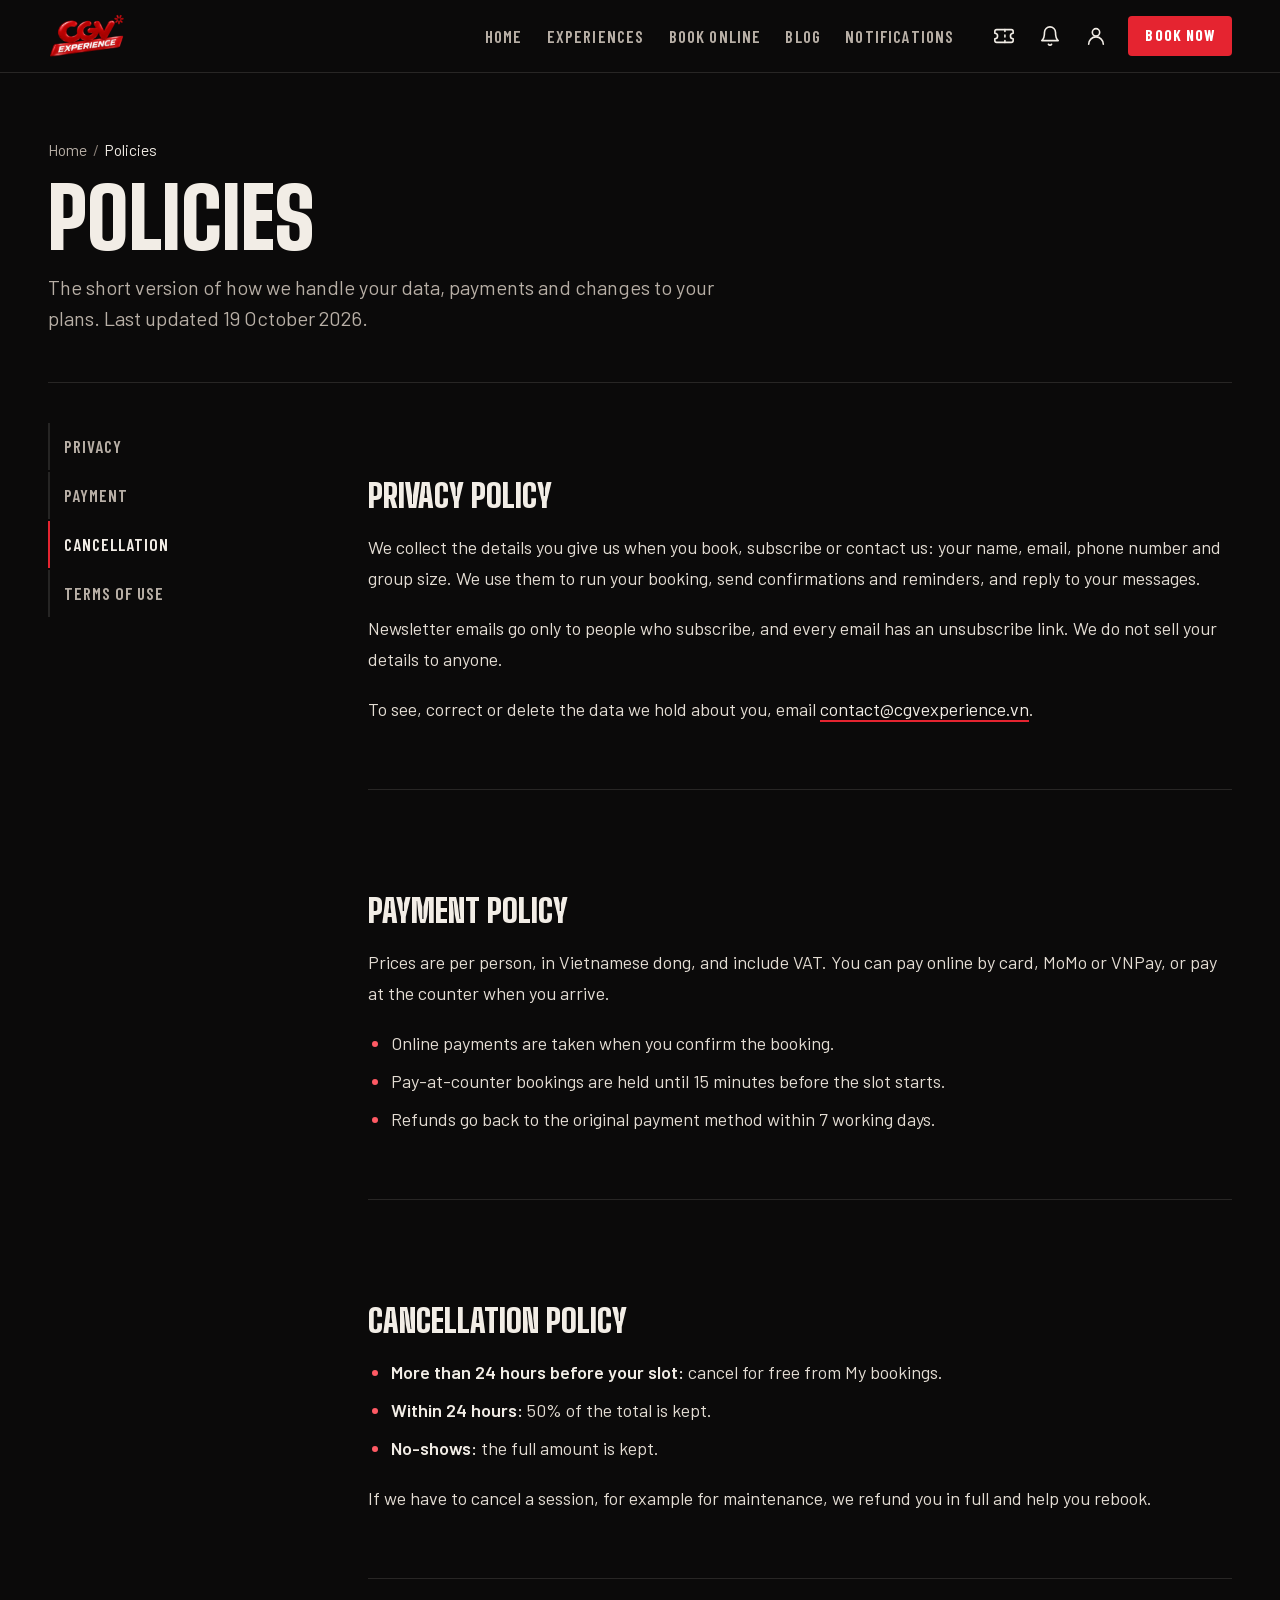
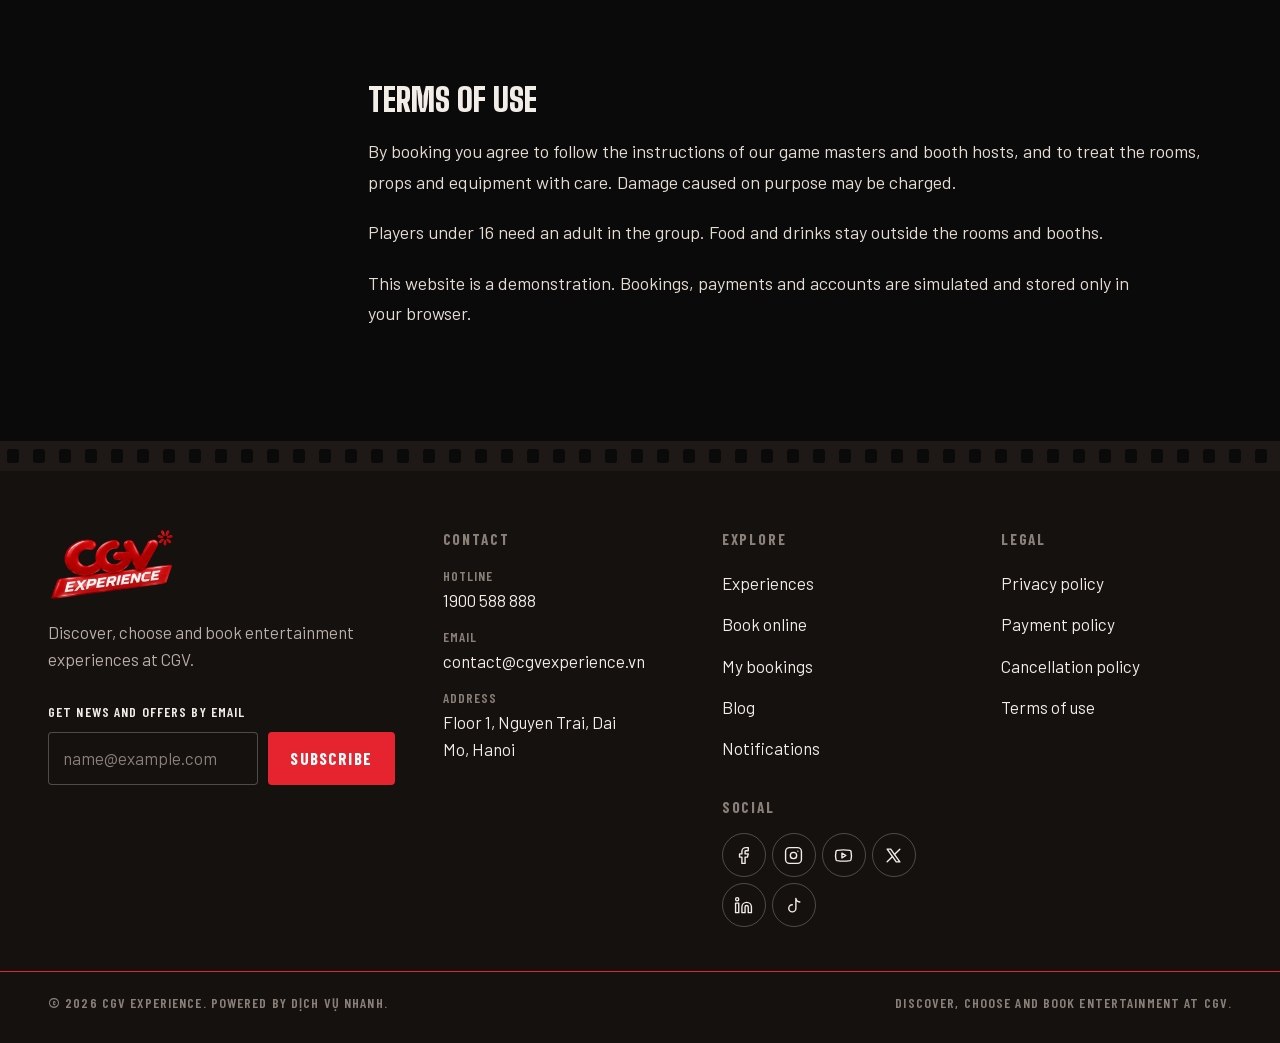
<file: pages/policies.html>
<!doctype html>
<html lang="en">
<head>
<meta charset="utf-8">
<meta name="viewport" content="width=device-width, initial-scale=1">
<title>Policies | CGV Experience</title>
<meta name="description" content="Privacy, payment, cancellation and terms of use for CGV Experience.">
<meta name="theme-color" content="#0b0a0a">
<link rel="icon" type="image/png" href="assets/images/logo.png">
<link rel="stylesheet" href="assets/css/style.css">
</head>
<body data-page="policies" data-base="">
<svg class="svg-sprite" aria-hidden="true" focusable="false"><defs><symbol id="i-menu" viewBox="0 0 24 24"><path d="M4 6h16M4 12h16M4 18h16"/></symbol><symbol id="i-x" viewBox="0 0 24 24"><path d="M18 6 6 18M6 6l12 12"/></symbol><symbol id="i-ticket" viewBox="0 0 24 24"><path d="M2 9a3 3 0 0 1 0 6v2a2 2 0 0 0 2 2h16a2 2 0 0 0 2-2v-2a3 3 0 0 1 0-6V7a2 2 0 0 0-2-2H4a2 2 0 0 0-2 2Z"/><path d="M13 5v2M13 11v2M13 17v2"/></symbol><symbol id="i-bell" viewBox="0 0 24 24"><path d="M6 8a6 6 0 0 1 12 0c0 7 3 9 3 9H3s3-2 3-9"/><path d="M10.3 21a1.94 1.94 0 0 0 3.4 0"/></symbol><symbol id="i-user" viewBox="0 0 24 24"><circle cx="12" cy="8" r="4"/><path d="M4 21a8 8 0 0 1 16 0"/></symbol><symbol id="i-calendar" viewBox="0 0 24 24"><rect x="3" y="4" width="18" height="18" rx="2"/><path d="M16 2v4M8 2v4M3 10h18"/></symbol><symbol id="i-clock" viewBox="0 0 24 24"><circle cx="12" cy="12" r="10"/><path d="M12 6v6l4 2"/></symbol><symbol id="i-users" viewBox="0 0 24 24"><path d="M16 21v-2a4 4 0 0 0-4-4H6a4 4 0 0 0-4 4v2"/><circle cx="9" cy="7" r="4"/><path d="M22 21v-2a4 4 0 0 0-3-3.87M16 3.13a4 4 0 0 1 0 7.75"/></symbol><symbol id="i-map-pin" viewBox="0 0 24 24"><path d="M20 10c0 6-8 12-8 12s-8-6-8-12a8 8 0 0 1 16 0Z"/><circle cx="12" cy="10" r="3"/></symbol><symbol id="i-phone" viewBox="0 0 24 24"><path d="M22 16.92v3a2 2 0 0 1-2.18 2 19.79 19.79 0 0 1-8.63-3.07 19.5 19.5 0 0 1-6-6 19.79 19.79 0 0 1-3.07-8.67A2 2 0 0 1 4.11 2h3a2 2 0 0 1 2 1.72c.13.96.36 1.9.7 2.81a2 2 0 0 1-.45 2.11L8.09 9.91a16 16 0 0 0 6 6l1.27-1.27a2 2 0 0 1 2.11-.45c.91.34 1.85.57 2.81.7A2 2 0 0 1 22 16.92Z"/></symbol><symbol id="i-mail" viewBox="0 0 24 24"><rect x="2" y="4" width="20" height="16" rx="2"/><path d="m22 7-10 6L2 7"/></symbol><symbol id="i-chevron-left" viewBox="0 0 24 24"><path d="m15 18-6-6 6-6"/></symbol><symbol id="i-chevron-right" viewBox="0 0 24 24"><path d="m9 18 6-6-6-6"/></symbol><symbol id="i-arrow-right" viewBox="0 0 24 24"><path d="M5 12h14M12 5l7 7-7 7"/></symbol><symbol id="i-arrow-left" viewBox="0 0 24 24"><path d="M19 12H5M12 19l-7-7 7-7"/></symbol><symbol id="i-check" viewBox="0 0 24 24"><path d="M20 6 9 17l-5-5"/></symbol><symbol id="i-plus" viewBox="0 0 24 24"><path d="M12 5v14M5 12h14"/></symbol><symbol id="i-minus" viewBox="0 0 24 24"><path d="M5 12h14"/></symbol><symbol id="i-heart" viewBox="0 0 24 24"><path d="M19 14c1.49-1.46 3-3.21 3-5.5A5.5 5.5 0 0 0 16.5 3c-1.76 0-3 .5-4.5 2-1.5-1.5-2.74-2-4.5-2A5.5 5.5 0 0 0 2 8.5c0 2.3 1.5 4.05 3 5.5l7 7Z"/></symbol><symbol id="i-message" viewBox="0 0 24 24"><path d="M7.9 20A9 9 0 1 0 4 16.1L2 22Z"/></symbol><symbol id="i-link" viewBox="0 0 24 24"><path d="M10 13a5 5 0 0 0 7.54.54l3-3a5 5 0 0 0-7.07-7.07l-1.72 1.71"/><path d="M14 11a5 5 0 0 0-7.54-.54l-3 3a5 5 0 0 0 7.07 7.07l1.71-1.71"/></symbol><symbol id="i-eye" viewBox="0 0 24 24"><path d="M2 12s3-7 10-7 10 7 10 7-3 7-10 7-10-7-10-7Z"/><circle cx="12" cy="12" r="3"/></symbol><symbol id="i-eye-off" viewBox="0 0 24 24"><path d="M9.88 9.88a3 3 0 1 0 4.24 4.24M10.73 5.08A10.4 10.4 0 0 1 12 5c7 0 10 7 10 7a13.2 13.2 0 0 1-1.67 2.68M6.61 6.61A13.5 13.5 0 0 0 2 12s3 7 10 7a9.7 9.7 0 0 0 5.39-1.61M2 2l20 20"/></symbol><symbol id="i-lock" viewBox="0 0 24 24"><rect x="3" y="11" width="18" height="11" rx="2"/><path d="M7 11V7a5 5 0 0 1 10 0v4"/></symbol><symbol id="i-camera" viewBox="0 0 24 24"><path d="M14.5 4h-5L7 7H4a2 2 0 0 0-2 2v9a2 2 0 0 0 2 2h16a2 2 0 0 0 2-2V9a2 2 0 0 0-2-2h-3l-2.5-3Z"/><circle cx="12" cy="13" r="3"/></symbol><symbol id="i-layers" viewBox="0 0 24 24"><path d="m12 2 10 5-10 5L2 7l10-5Z"/><path d="m2 17 10 5 10-5M2 12l10 5 10-5"/></symbol><symbol id="i-credit-card" viewBox="0 0 24 24"><rect x="2" y="5" width="20" height="14" rx="2"/><path d="M2 10h20"/></symbol><symbol id="i-wallet" viewBox="0 0 24 24"><path d="M21 12V7H5a2 2 0 0 1 0-4h14v4"/><path d="M3 5v14a2 2 0 0 0 2 2h16v-5"/><path d="M18 12a2 2 0 0 0 0 4h4v-4Z"/></symbol><symbol id="i-qr" viewBox="0 0 24 24"><rect x="3" y="3" width="7" height="7" rx="1"/><rect x="14" y="3" width="7" height="7" rx="1"/><rect x="3" y="14" width="7" height="7" rx="1"/><path d="M14 14h3v3h-3zM21 14v.01M14 21h.01M17 21h4v-4"/></symbol><symbol id="i-store" viewBox="0 0 24 24"><path d="M3 9 5 4h14l2 5M3 9v11h18V9M3 9h18M9 20v-6h6v6"/></symbol><symbol id="i-download" viewBox="0 0 24 24"><path d="M21 15v4a2 2 0 0 1-2 2H5a2 2 0 0 1-2-2v-4M7 10l5 5 5-5M12 15V3"/></symbol><symbol id="i-info" viewBox="0 0 24 24"><circle cx="12" cy="12" r="10"/><path d="M12 16v-4M12 8h.01"/></symbol><symbol id="i-log-out" viewBox="0 0 24 24"><path d="M9 21H5a2 2 0 0 1-2-2V5a2 2 0 0 1 2-2h4M16 17l5-5-5-5M21 12H9"/></symbol><symbol id="i-play" viewBox="0 0 24 24"><path d="M7 4v16l13-8Z"/></symbol><symbol id="i-facebook" viewBox="0 0 24 24"><path d="M18 2h-3a5 5 0 0 0-5 5v3H7v4h3v8h4v-8h3l1-4h-4V7a1 1 0 0 1 1-1h3Z"/></symbol><symbol id="i-instagram" viewBox="0 0 24 24"><rect x="2" y="2" width="20" height="20" rx="5"/><circle cx="12" cy="12" r="4"/><path d="M17.5 6.5h.01"/></symbol><symbol id="i-youtube" viewBox="0 0 24 24"><path d="M2.5 17a24 24 0 0 1 0-10 2 2 0 0 1 1.4-1.4 49.6 49.6 0 0 1 16.2 0A2 2 0 0 1 21.5 7a24 24 0 0 1 0 10 2 2 0 0 1-1.4 1.4 49.6 49.6 0 0 1-16.2 0A2 2 0 0 1 2.5 17"/><path d="m10 15 5-3-5-3Z"/></symbol><symbol id="i-x-logo" viewBox="0 0 24 24"><path d="M4 4h4.5L20 20h-4.5Z"/><path d="M4 20l6.8-6.8M20 4l-6.8 6.8"/></symbol><symbol id="i-linkedin" viewBox="0 0 24 24"><path d="M16 8a6 6 0 0 1 6 6v7h-4v-7a2 2 0 0 0-4 0v7h-4v-7a6 6 0 0 1 6-6Z"/><rect x="2" y="9" width="4" height="12"/><circle cx="4" cy="4" r="2"/></symbol><symbol id="i-tiktok" viewBox="0 0 24 24"><path d="M15 3c.4 2.6 2.2 4.4 5 4.6M15 3v12.5A4.5 4.5 0 1 1 10.5 11"/></symbol><symbol id="i-google" viewBox="0 0 24 24"><path d="M20.5 12.2c0-.6-.1-1.2-.2-1.7H12v3.3h4.8a4.1 4.1 0 0 1-1.8 2.7"/><path d="M15 16.5A7 7 0 1 1 16.9 7"/></symbol></defs></svg>
<a class="skip-link" href="#main">Skip to content</a>
<header class="site-header">
  <div class="wrap site-header__bar">
    <a class="brand" href="../index.html" aria-label="CGV Experience, home"><img src="assets/images/logo.png" alt="CGV Experience" width="460" height="276"></a>
    <nav class="nav" aria-label="Main"><a href="../index.html">Home</a><a href="services.html">Experiences</a><a href="booking.html">Book online</a><a href="blog.html">Blog</a><a href="notifications.html">Notifications</a></nav>
    <div class="header-tools">
      <a class="icon-btn" href="my-bookings.html" aria-label="My bookings"><svg class="icon" aria-hidden="true"><use href="#i-ticket"/></svg><span class="badge" data-count="bookings" hidden></span></a>
      <a class="icon-btn" href="notifications.html" aria-label="Notifications"><svg class="icon" aria-hidden="true"><use href="#i-bell"/></svg><span class="badge" data-count="notifs" hidden></span></a>
      <button class="icon-btn" type="button" data-account aria-label="Log in or sign up"><svg class="icon" aria-hidden="true"><use href="#i-user"/></svg></button>
      <a class="btn btn--primary btn--sm" href="booking.html">Book now</a>
      <button class="icon-btn menu-toggle" type="button" data-menu-toggle aria-expanded="false" aria-controls="mobile-menu" aria-label="Open menu"><svg class="icon" aria-hidden="true"><use href="#i-menu"/></svg></button>
    </div>
  </div>
  <div class="mobile-menu" id="mobile-menu">
    <div class="rail-v" aria-hidden="true"></div>
    <div class="mobile-menu__body">
      <nav aria-label="Mobile"><ul><li><a href="../index.html">Home<svg class="icon" aria-hidden="true"><use href="#i-arrow-right"/></svg></a></li><li><a href="services.html">Experiences<svg class="icon" aria-hidden="true"><use href="#i-arrow-right"/></svg></a></li><li><a href="booking.html">Book online<svg class="icon" aria-hidden="true"><use href="#i-arrow-right"/></svg></a></li><li><a href="blog.html">Blog<svg class="icon" aria-hidden="true"><use href="#i-arrow-right"/></svg></a></li><li><a href="notifications.html">Notifications<svg class="icon" aria-hidden="true"><use href="#i-arrow-right"/></svg></a></li><li><a href="my-bookings.html">My bookings<svg class="icon" aria-hidden="true"><use href="#i-arrow-right"/></svg></a></li></ul></nav>
      <div class="mobile-menu__cta"><a class="btn btn--primary btn--block" href="booking.html"><svg class="icon" aria-hidden="true"><use href="#i-ticket"/></svg>Book a slot</a></div>
    </div>
  </div>
</header>
<main id="main">

<div class="wrap">
  <header class="page-head">
    <nav aria-label="Breadcrumb"><ol class="crumbs"><li><a href="../index.html">Home</a></li><li><span aria-current="page">Policies</span></li></ol></nav>
    <h1 class="h1">Policies</h1>
    <p class="lede">The short version of how we handle your data, payments and changes to your plans. Last updated 19 October 2026.</p>
  </header>
  <div class="policy">
    <nav aria-label="On this page"><ul class="toc">
      <li><a href="#privacy">Privacy</a></li><li><a href="#payment">Payment</a></li><li><a href="#cancellation">Cancellation</a></li><li><a href="#terms">Terms of use</a></li>
    </ul></nav>
    <div>
      <section id="privacy" class="prose" aria-labelledby="p1"><h2 class="h2" id="p1">Privacy policy</h2>
        <p>We collect the details you give us when you book, subscribe or contact us: your name, email, phone number and group size. We use them to run your booking, send confirmations and reminders, and reply to your messages.</p>
        <p>Newsletter emails go only to people who subscribe, and every email has an unsubscribe link. We do not sell your details to anyone.</p>
        <p>To see, correct or delete the data we hold about you, email <a href="mailto:contact@cgvexperience.vn">contact@cgvexperience.vn</a>.</p></section>
      <section id="payment" class="prose" aria-labelledby="p2"><h2 class="h2" id="p2">Payment policy</h2>
        <p>Prices are per person, in Vietnamese dong, and include VAT. You can pay online by card, MoMo or VNPay, or pay at the counter when you arrive.</p>
        <ul><li>Online payments are taken when you confirm the booking.</li><li>Pay-at-counter bookings are held until 15 minutes before the slot starts.</li><li>Refunds go back to the original payment method within 7 working days.</li></ul></section>
      <section id="cancellation" class="prose" aria-labelledby="p3"><h2 class="h2" id="p3">Cancellation policy</h2>
        <ul><li><strong>More than 24 hours before your slot:</strong> cancel for free from My bookings.</li><li><strong>Within 24 hours:</strong> 50% of the total is kept.</li><li><strong>No-shows:</strong> the full amount is kept.</li></ul>
        <p>If we have to cancel a session, for example for maintenance, we refund you in full and help you rebook.</p></section>
      <section id="terms" class="prose" aria-labelledby="p4"><h2 class="h2" id="p4">Terms of use</h2>
        <p>By booking you agree to follow the instructions of our game masters and booth hosts, and to treat the rooms, props and equipment with care. Damage caused on purpose may be charged.</p>
        <p>Players under 16 need an adult in the group. Food and drinks stay outside the rooms and booths.</p>
        <p>This website is a demonstration. Bookings, payments and accounts are simulated and stored only in your browser.</p></section>
    </div>
  </div>
</div>
</main>
<footer class="site-footer">
  <div class="rail" aria-hidden="true"></div>
  <div class="wrap footer__main">
    <div class="footer__brand">
      <img src="assets/images/logo.png" alt="CGV Experience" width="460" height="276" loading="lazy">
      <p>Discover, choose and book entertainment experiences at CGV.</p>
      <form class="news-form footer__news" data-newsletter novalidate>
        <div class="field"><label class="label" for="footer-email">Get news and offers by email</label>
          <div class="news-form__row"><input id="footer-email" type="email" required data-label="Email" placeholder="name@example.com" autocomplete="email"><button class="btn btn--primary" type="submit">Subscribe</button></div>
          <p class="field__error"></p></div>
        <p class="form-msg" aria-live="polite"></p>
      </form>
    </div>
    <div class="footer__col">
      <h2>Contact</h2>
      <address>
        <p><span>Hotline</span><a href="tel:1900588888">1900 588 888</a></p>
        <p><span>Email</span><a href="mailto:contact@cgvexperience.vn">contact@cgvexperience.vn</a></p>
        <p><span>Address</span>Floor 1, Nguyen Trai, Dai Mo, Hanoi</p>
      </address>
    </div>
    <div class="footer__col">
      <h2>Explore</h2>
      <ul>
        <li><a href="services.html">Experiences</a></li>
        <li><a href="booking.html">Book online</a></li>
        <li><a href="my-bookings.html">My bookings</a></li>
        <li><a href="blog.html">Blog</a></li>
        <li><a href="notifications.html">Notifications</a></li>
      </ul>
      <h2 style="margin-top:28px">Social</h2>
      <div class="socials"><a href="https://www.facebook.com/" target="_blank" rel="noopener" aria-label="CGV Experience on Facebook"><svg class="icon" aria-hidden="true"><use href="#i-facebook"/></svg></a><a href="https://www.instagram.com/" target="_blank" rel="noopener" aria-label="CGV Experience on Instagram"><svg class="icon" aria-hidden="true"><use href="#i-instagram"/></svg></a><a href="https://www.youtube.com/" target="_blank" rel="noopener" aria-label="CGV Experience on YouTube"><svg class="icon" aria-hidden="true"><use href="#i-youtube"/></svg></a><a href="https://x.com/" target="_blank" rel="noopener" aria-label="CGV Experience on X"><svg class="icon" aria-hidden="true"><use href="#i-x-logo"/></svg></a><a href="https://www.linkedin.com/" target="_blank" rel="noopener" aria-label="CGV Experience on LinkedIn"><svg class="icon" aria-hidden="true"><use href="#i-linkedin"/></svg></a><a href="https://www.tiktok.com/" target="_blank" rel="noopener" aria-label="CGV Experience on TikTok"><svg class="icon" aria-hidden="true"><use href="#i-tiktok"/></svg></a></div>
    </div>
    <div class="footer__col">
      <h2>Legal</h2>
      <ul>
        <li><a href="policies.html#privacy">Privacy policy</a></li>
        <li><a href="policies.html#payment">Payment policy</a></li>
        <li><a href="policies.html#cancellation">Cancellation policy</a></li>
        <li><a href="policies.html#terms">Terms of use</a></li>
      </ul>
    </div>
  </div>
  <div class="footer__bottom"><div class="wrap"><p>© 2026 CGV Experience. Powered by Dịch Vụ Nhanh.</p><p>Discover, choose and book entertainment at CGV.</p></div></div>
</footer>
<script src="assets/js/app.js"></script>
</body>
</html>
</file>
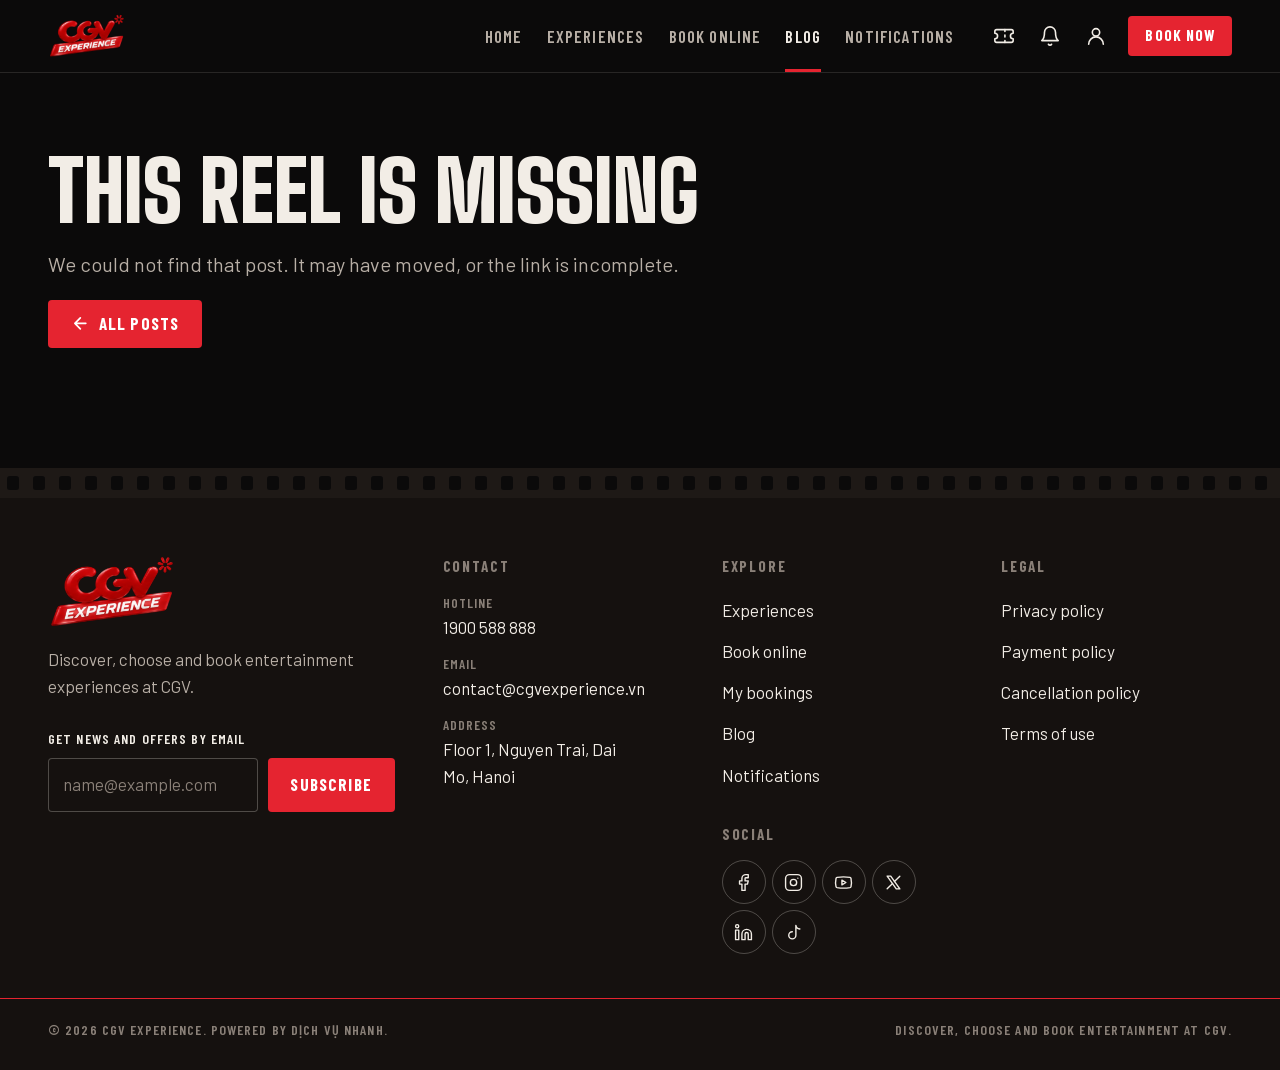
<file: pages/post.html>
<!doctype html>
<html lang="en">
<head>
<meta charset="utf-8">
<meta name="viewport" content="width=device-width, initial-scale=1">
<title>Blog post | CGV Experience</title>
<meta name="description" content="A post from the CGV Experience blog.">
<meta name="theme-color" content="#0b0a0a">
<link rel="icon" type="image/png" href="assets/images/logo.png">
<link rel="stylesheet" href="assets/css/style.css">
</head>
<body data-page="blog" data-base="">
<svg class="svg-sprite" aria-hidden="true" focusable="false"><defs><symbol id="i-menu" viewBox="0 0 24 24"><path d="M4 6h16M4 12h16M4 18h16"/></symbol><symbol id="i-x" viewBox="0 0 24 24"><path d="M18 6 6 18M6 6l12 12"/></symbol><symbol id="i-ticket" viewBox="0 0 24 24"><path d="M2 9a3 3 0 0 1 0 6v2a2 2 0 0 0 2 2h16a2 2 0 0 0 2-2v-2a3 3 0 0 1 0-6V7a2 2 0 0 0-2-2H4a2 2 0 0 0-2 2Z"/><path d="M13 5v2M13 11v2M13 17v2"/></symbol><symbol id="i-bell" viewBox="0 0 24 24"><path d="M6 8a6 6 0 0 1 12 0c0 7 3 9 3 9H3s3-2 3-9"/><path d="M10.3 21a1.94 1.94 0 0 0 3.4 0"/></symbol><symbol id="i-user" viewBox="0 0 24 24"><circle cx="12" cy="8" r="4"/><path d="M4 21a8 8 0 0 1 16 0"/></symbol><symbol id="i-calendar" viewBox="0 0 24 24"><rect x="3" y="4" width="18" height="18" rx="2"/><path d="M16 2v4M8 2v4M3 10h18"/></symbol><symbol id="i-clock" viewBox="0 0 24 24"><circle cx="12" cy="12" r="10"/><path d="M12 6v6l4 2"/></symbol><symbol id="i-users" viewBox="0 0 24 24"><path d="M16 21v-2a4 4 0 0 0-4-4H6a4 4 0 0 0-4 4v2"/><circle cx="9" cy="7" r="4"/><path d="M22 21v-2a4 4 0 0 0-3-3.87M16 3.13a4 4 0 0 1 0 7.75"/></symbol><symbol id="i-map-pin" viewBox="0 0 24 24"><path d="M20 10c0 6-8 12-8 12s-8-6-8-12a8 8 0 0 1 16 0Z"/><circle cx="12" cy="10" r="3"/></symbol><symbol id="i-phone" viewBox="0 0 24 24"><path d="M22 16.92v3a2 2 0 0 1-2.18 2 19.79 19.79 0 0 1-8.63-3.07 19.5 19.5 0 0 1-6-6 19.79 19.79 0 0 1-3.07-8.67A2 2 0 0 1 4.11 2h3a2 2 0 0 1 2 1.72c.13.96.36 1.9.7 2.81a2 2 0 0 1-.45 2.11L8.09 9.91a16 16 0 0 0 6 6l1.27-1.27a2 2 0 0 1 2.11-.45c.91.34 1.85.57 2.81.7A2 2 0 0 1 22 16.92Z"/></symbol><symbol id="i-mail" viewBox="0 0 24 24"><rect x="2" y="4" width="20" height="16" rx="2"/><path d="m22 7-10 6L2 7"/></symbol><symbol id="i-chevron-left" viewBox="0 0 24 24"><path d="m15 18-6-6 6-6"/></symbol><symbol id="i-chevron-right" viewBox="0 0 24 24"><path d="m9 18 6-6-6-6"/></symbol><symbol id="i-arrow-right" viewBox="0 0 24 24"><path d="M5 12h14M12 5l7 7-7 7"/></symbol><symbol id="i-arrow-left" viewBox="0 0 24 24"><path d="M19 12H5M12 19l-7-7 7-7"/></symbol><symbol id="i-check" viewBox="0 0 24 24"><path d="M20 6 9 17l-5-5"/></symbol><symbol id="i-plus" viewBox="0 0 24 24"><path d="M12 5v14M5 12h14"/></symbol><symbol id="i-minus" viewBox="0 0 24 24"><path d="M5 12h14"/></symbol><symbol id="i-heart" viewBox="0 0 24 24"><path d="M19 14c1.49-1.46 3-3.21 3-5.5A5.5 5.5 0 0 0 16.5 3c-1.76 0-3 .5-4.5 2-1.5-1.5-2.74-2-4.5-2A5.5 5.5 0 0 0 2 8.5c0 2.3 1.5 4.05 3 5.5l7 7Z"/></symbol><symbol id="i-message" viewBox="0 0 24 24"><path d="M7.9 20A9 9 0 1 0 4 16.1L2 22Z"/></symbol><symbol id="i-link" viewBox="0 0 24 24"><path d="M10 13a5 5 0 0 0 7.54.54l3-3a5 5 0 0 0-7.07-7.07l-1.72 1.71"/><path d="M14 11a5 5 0 0 0-7.54-.54l-3 3a5 5 0 0 0 7.07 7.07l1.71-1.71"/></symbol><symbol id="i-eye" viewBox="0 0 24 24"><path d="M2 12s3-7 10-7 10 7 10 7-3 7-10 7-10-7-10-7Z"/><circle cx="12" cy="12" r="3"/></symbol><symbol id="i-eye-off" viewBox="0 0 24 24"><path d="M9.88 9.88a3 3 0 1 0 4.24 4.24M10.73 5.08A10.4 10.4 0 0 1 12 5c7 0 10 7 10 7a13.2 13.2 0 0 1-1.67 2.68M6.61 6.61A13.5 13.5 0 0 0 2 12s3 7 10 7a9.7 9.7 0 0 0 5.39-1.61M2 2l20 20"/></symbol><symbol id="i-lock" viewBox="0 0 24 24"><rect x="3" y="11" width="18" height="11" rx="2"/><path d="M7 11V7a5 5 0 0 1 10 0v4"/></symbol><symbol id="i-camera" viewBox="0 0 24 24"><path d="M14.5 4h-5L7 7H4a2 2 0 0 0-2 2v9a2 2 0 0 0 2 2h16a2 2 0 0 0 2-2V9a2 2 0 0 0-2-2h-3l-2.5-3Z"/><circle cx="12" cy="13" r="3"/></symbol><symbol id="i-layers" viewBox="0 0 24 24"><path d="m12 2 10 5-10 5L2 7l10-5Z"/><path d="m2 17 10 5 10-5M2 12l10 5 10-5"/></symbol><symbol id="i-credit-card" viewBox="0 0 24 24"><rect x="2" y="5" width="20" height="14" rx="2"/><path d="M2 10h20"/></symbol><symbol id="i-wallet" viewBox="0 0 24 24"><path d="M21 12V7H5a2 2 0 0 1 0-4h14v4"/><path d="M3 5v14a2 2 0 0 0 2 2h16v-5"/><path d="M18 12a2 2 0 0 0 0 4h4v-4Z"/></symbol><symbol id="i-qr" viewBox="0 0 24 24"><rect x="3" y="3" width="7" height="7" rx="1"/><rect x="14" y="3" width="7" height="7" rx="1"/><rect x="3" y="14" width="7" height="7" rx="1"/><path d="M14 14h3v3h-3zM21 14v.01M14 21h.01M17 21h4v-4"/></symbol><symbol id="i-store" viewBox="0 0 24 24"><path d="M3 9 5 4h14l2 5M3 9v11h18V9M3 9h18M9 20v-6h6v6"/></symbol><symbol id="i-download" viewBox="0 0 24 24"><path d="M21 15v4a2 2 0 0 1-2 2H5a2 2 0 0 1-2-2v-4M7 10l5 5 5-5M12 15V3"/></symbol><symbol id="i-info" viewBox="0 0 24 24"><circle cx="12" cy="12" r="10"/><path d="M12 16v-4M12 8h.01"/></symbol><symbol id="i-log-out" viewBox="0 0 24 24"><path d="M9 21H5a2 2 0 0 1-2-2V5a2 2 0 0 1 2-2h4M16 17l5-5-5-5M21 12H9"/></symbol><symbol id="i-play" viewBox="0 0 24 24"><path d="M7 4v16l13-8Z"/></symbol><symbol id="i-facebook" viewBox="0 0 24 24"><path d="M18 2h-3a5 5 0 0 0-5 5v3H7v4h3v8h4v-8h3l1-4h-4V7a1 1 0 0 1 1-1h3Z"/></symbol><symbol id="i-instagram" viewBox="0 0 24 24"><rect x="2" y="2" width="20" height="20" rx="5"/><circle cx="12" cy="12" r="4"/><path d="M17.5 6.5h.01"/></symbol><symbol id="i-youtube" viewBox="0 0 24 24"><path d="M2.5 17a24 24 0 0 1 0-10 2 2 0 0 1 1.4-1.4 49.6 49.6 0 0 1 16.2 0A2 2 0 0 1 21.5 7a24 24 0 0 1 0 10 2 2 0 0 1-1.4 1.4 49.6 49.6 0 0 1-16.2 0A2 2 0 0 1 2.5 17"/><path d="m10 15 5-3-5-3Z"/></symbol><symbol id="i-x-logo" viewBox="0 0 24 24"><path d="M4 4h4.5L20 20h-4.5Z"/><path d="M4 20l6.8-6.8M20 4l-6.8 6.8"/></symbol><symbol id="i-linkedin" viewBox="0 0 24 24"><path d="M16 8a6 6 0 0 1 6 6v7h-4v-7a2 2 0 0 0-4 0v7h-4v-7a6 6 0 0 1 6-6Z"/><rect x="2" y="9" width="4" height="12"/><circle cx="4" cy="4" r="2"/></symbol><symbol id="i-tiktok" viewBox="0 0 24 24"><path d="M15 3c.4 2.6 2.2 4.4 5 4.6M15 3v12.5A4.5 4.5 0 1 1 10.5 11"/></symbol><symbol id="i-google" viewBox="0 0 24 24"><path d="M20.5 12.2c0-.6-.1-1.2-.2-1.7H12v3.3h4.8a4.1 4.1 0 0 1-1.8 2.7"/><path d="M15 16.5A7 7 0 1 1 16.9 7"/></symbol></defs></svg>
<a class="skip-link" href="#main">Skip to content</a>
<header class="site-header">
  <div class="wrap site-header__bar">
    <a class="brand" href="../index.html" aria-label="CGV Experience, home"><img src="assets/images/logo.png" alt="CGV Experience" width="460" height="276"></a>
    <nav class="nav" aria-label="Main"><a href="../index.html">Home</a><a href="services.html">Experiences</a><a href="booking.html">Book online</a><a href="blog.html" aria-current="page">Blog</a><a href="notifications.html">Notifications</a></nav>
    <div class="header-tools">
      <a class="icon-btn" href="my-bookings.html" aria-label="My bookings"><svg class="icon" aria-hidden="true"><use href="#i-ticket"/></svg><span class="badge" data-count="bookings" hidden></span></a>
      <a class="icon-btn" href="notifications.html" aria-label="Notifications"><svg class="icon" aria-hidden="true"><use href="#i-bell"/></svg><span class="badge" data-count="notifs" hidden></span></a>
      <button class="icon-btn" type="button" data-account aria-label="Log in or sign up"><svg class="icon" aria-hidden="true"><use href="#i-user"/></svg></button>
      <a class="btn btn--primary btn--sm" href="booking.html">Book now</a>
      <button class="icon-btn menu-toggle" type="button" data-menu-toggle aria-expanded="false" aria-controls="mobile-menu" aria-label="Open menu"><svg class="icon" aria-hidden="true"><use href="#i-menu"/></svg></button>
    </div>
  </div>
  <div class="mobile-menu" id="mobile-menu">
    <div class="rail-v" aria-hidden="true"></div>
    <div class="mobile-menu__body">
      <nav aria-label="Mobile"><ul><li><a href="../index.html">Home<svg class="icon" aria-hidden="true"><use href="#i-arrow-right"/></svg></a></li><li><a href="services.html">Experiences<svg class="icon" aria-hidden="true"><use href="#i-arrow-right"/></svg></a></li><li><a href="booking.html">Book online<svg class="icon" aria-hidden="true"><use href="#i-arrow-right"/></svg></a></li><li><a href="blog.html" aria-current="page">Blog<svg class="icon" aria-hidden="true"><use href="#i-arrow-right"/></svg></a></li><li><a href="notifications.html">Notifications<svg class="icon" aria-hidden="true"><use href="#i-arrow-right"/></svg></a></li><li><a href="my-bookings.html">My bookings<svg class="icon" aria-hidden="true"><use href="#i-arrow-right"/></svg></a></li></ul></nav>
      <div class="mobile-menu__cta"><a class="btn btn--primary btn--block" href="booking.html"><svg class="icon" aria-hidden="true"><use href="#i-ticket"/></svg>Book a slot</a></div>
    </div>
  </div>
</header>
<main id="main">
<div data-post></div>
</main>
<footer class="site-footer">
  <div class="rail" aria-hidden="true"></div>
  <div class="wrap footer__main">
    <div class="footer__brand">
      <img src="assets/images/logo.png" alt="CGV Experience" width="460" height="276" loading="lazy">
      <p>Discover, choose and book entertainment experiences at CGV.</p>
      <form class="news-form footer__news" data-newsletter novalidate>
        <div class="field"><label class="label" for="footer-email">Get news and offers by email</label>
          <div class="news-form__row"><input id="footer-email" type="email" required data-label="Email" placeholder="name@example.com" autocomplete="email"><button class="btn btn--primary" type="submit">Subscribe</button></div>
          <p class="field__error"></p></div>
        <p class="form-msg" aria-live="polite"></p>
      </form>
    </div>
    <div class="footer__col">
      <h2>Contact</h2>
      <address>
        <p><span>Hotline</span><a href="tel:1900588888">1900 588 888</a></p>
        <p><span>Email</span><a href="mailto:contact@cgvexperience.vn">contact@cgvexperience.vn</a></p>
        <p><span>Address</span>Floor 1, Nguyen Trai, Dai Mo, Hanoi</p>
      </address>
    </div>
    <div class="footer__col">
      <h2>Explore</h2>
      <ul>
        <li><a href="services.html">Experiences</a></li>
        <li><a href="booking.html">Book online</a></li>
        <li><a href="my-bookings.html">My bookings</a></li>
        <li><a href="blog.html">Blog</a></li>
        <li><a href="notifications.html">Notifications</a></li>
      </ul>
      <h2 style="margin-top:28px">Social</h2>
      <div class="socials"><a href="https://www.facebook.com/" target="_blank" rel="noopener" aria-label="CGV Experience on Facebook"><svg class="icon" aria-hidden="true"><use href="#i-facebook"/></svg></a><a href="https://www.instagram.com/" target="_blank" rel="noopener" aria-label="CGV Experience on Instagram"><svg class="icon" aria-hidden="true"><use href="#i-instagram"/></svg></a><a href="https://www.youtube.com/" target="_blank" rel="noopener" aria-label="CGV Experience on YouTube"><svg class="icon" aria-hidden="true"><use href="#i-youtube"/></svg></a><a href="https://x.com/" target="_blank" rel="noopener" aria-label="CGV Experience on X"><svg class="icon" aria-hidden="true"><use href="#i-x-logo"/></svg></a><a href="https://www.linkedin.com/" target="_blank" rel="noopener" aria-label="CGV Experience on LinkedIn"><svg class="icon" aria-hidden="true"><use href="#i-linkedin"/></svg></a><a href="https://www.tiktok.com/" target="_blank" rel="noopener" aria-label="CGV Experience on TikTok"><svg class="icon" aria-hidden="true"><use href="#i-tiktok"/></svg></a></div>
    </div>
    <div class="footer__col">
      <h2>Legal</h2>
      <ul>
        <li><a href="policies.html#privacy">Privacy policy</a></li>
        <li><a href="policies.html#payment">Payment policy</a></li>
        <li><a href="policies.html#cancellation">Cancellation policy</a></li>
        <li><a href="policies.html#terms">Terms of use</a></li>
      </ul>
    </div>
  </div>
  <div class="footer__bottom"><div class="wrap"><p>© 2026 CGV Experience. Powered by Dịch Vụ Nhanh.</p><p>Discover, choose and book entertainment at CGV.</p></div></div>
</footer>
<script src="assets/js/app.js"></script>
</body>
</html>
</file>
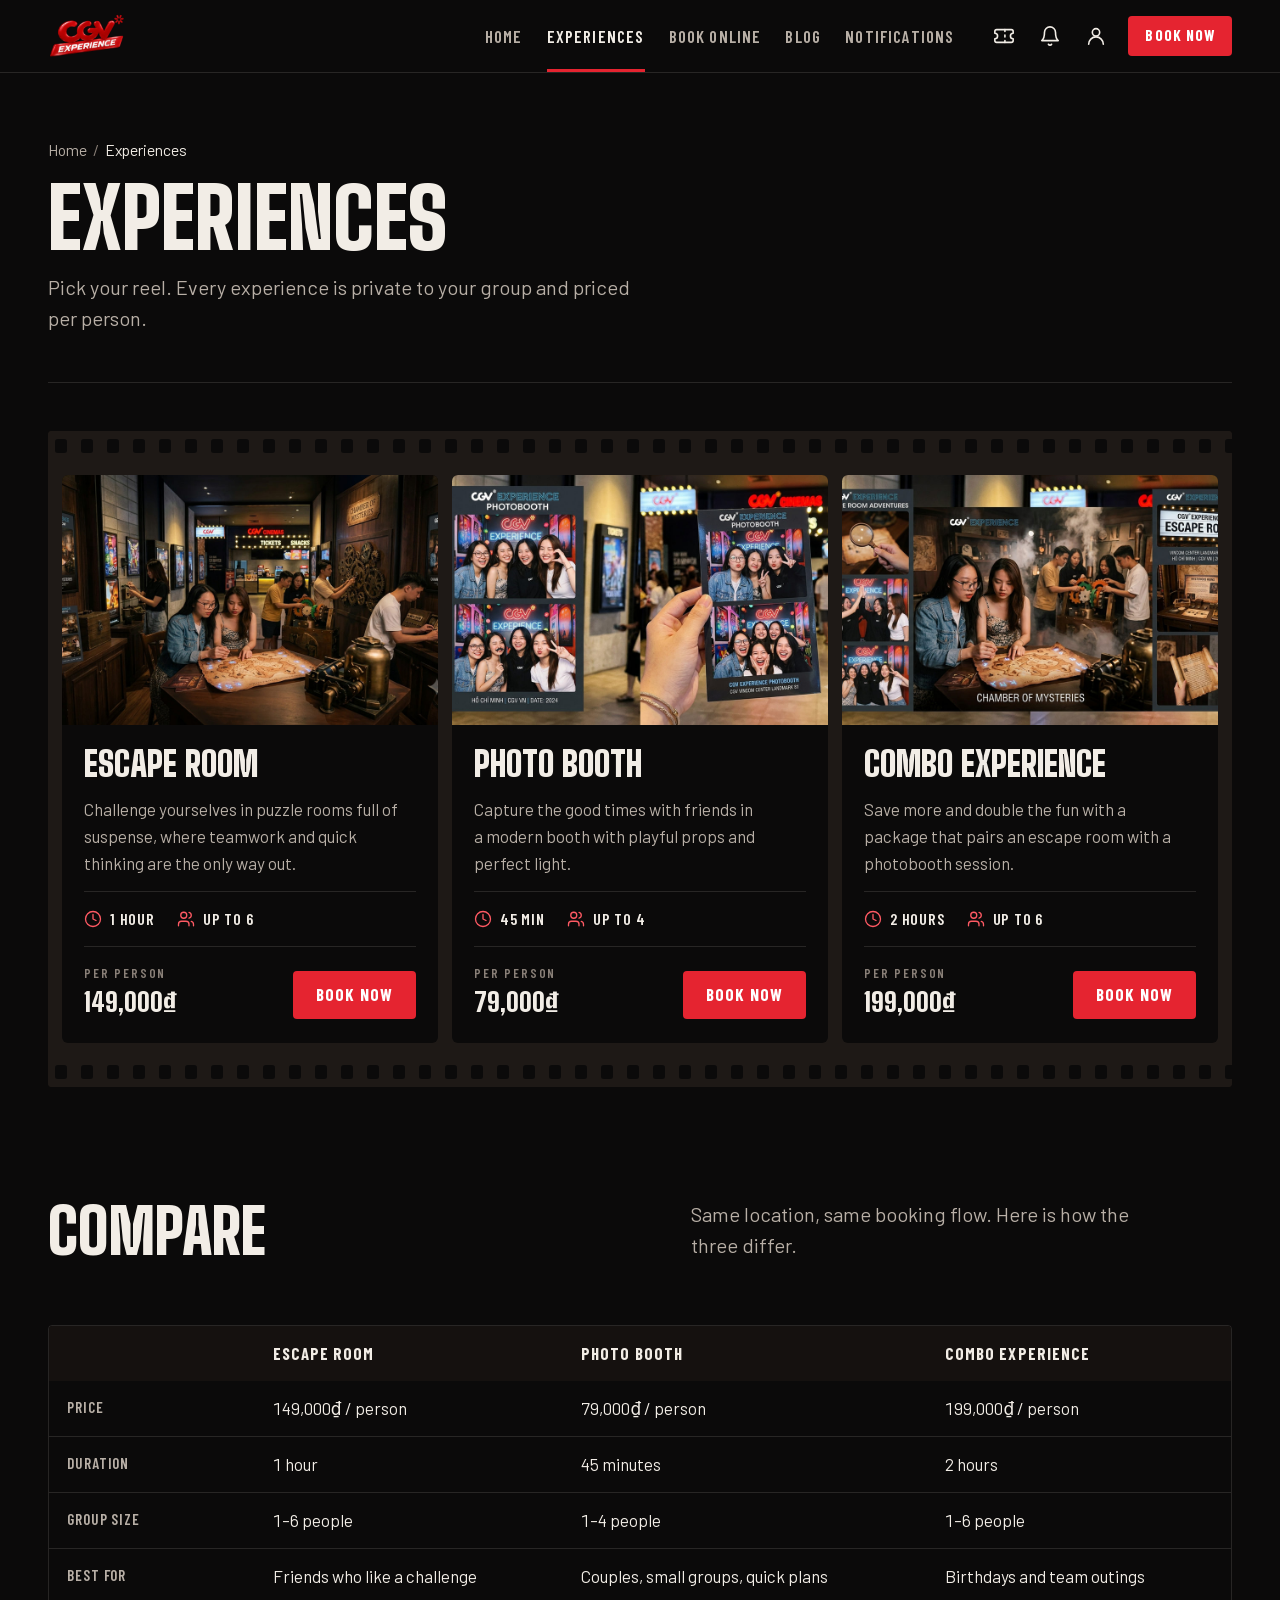
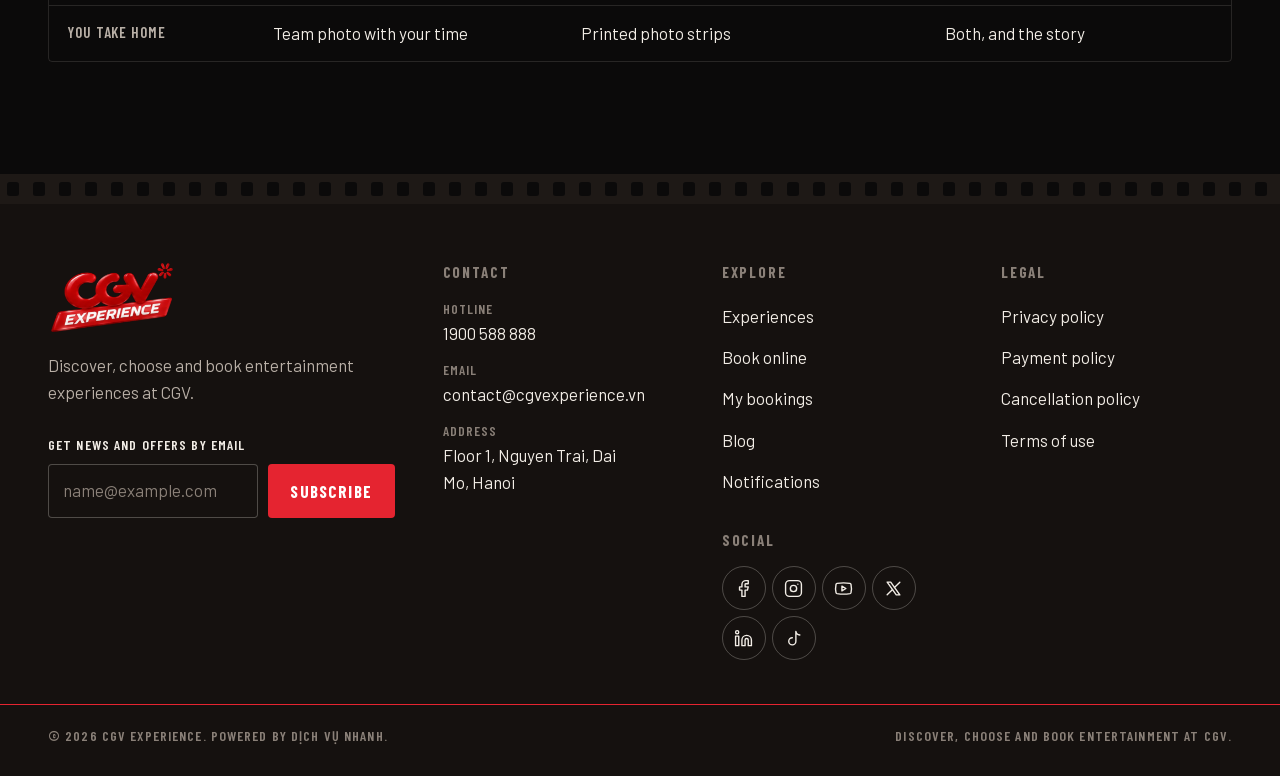
<file: pages/services.html>
<!doctype html>
<html lang="en">
<head>
<meta charset="utf-8">
<meta name="viewport" content="width=device-width, initial-scale=1">
<title>Experiences | CGV Experience</title>
<meta name="description" content="Escape Room, Photo Booth and Combo Experience: prices, durations and group sizes.">
<meta name="theme-color" content="#0b0a0a">
<link rel="icon" type="image/png" href="assets/images/logo.png">
<link rel="stylesheet" href="assets/css/style.css">
</head>
<body data-page="experiences" data-base="">
<svg class="svg-sprite" aria-hidden="true" focusable="false"><defs><symbol id="i-menu" viewBox="0 0 24 24"><path d="M4 6h16M4 12h16M4 18h16"/></symbol><symbol id="i-x" viewBox="0 0 24 24"><path d="M18 6 6 18M6 6l12 12"/></symbol><symbol id="i-ticket" viewBox="0 0 24 24"><path d="M2 9a3 3 0 0 1 0 6v2a2 2 0 0 0 2 2h16a2 2 0 0 0 2-2v-2a3 3 0 0 1 0-6V7a2 2 0 0 0-2-2H4a2 2 0 0 0-2 2Z"/><path d="M13 5v2M13 11v2M13 17v2"/></symbol><symbol id="i-bell" viewBox="0 0 24 24"><path d="M6 8a6 6 0 0 1 12 0c0 7 3 9 3 9H3s3-2 3-9"/><path d="M10.3 21a1.94 1.94 0 0 0 3.4 0"/></symbol><symbol id="i-user" viewBox="0 0 24 24"><circle cx="12" cy="8" r="4"/><path d="M4 21a8 8 0 0 1 16 0"/></symbol><symbol id="i-calendar" viewBox="0 0 24 24"><rect x="3" y="4" width="18" height="18" rx="2"/><path d="M16 2v4M8 2v4M3 10h18"/></symbol><symbol id="i-clock" viewBox="0 0 24 24"><circle cx="12" cy="12" r="10"/><path d="M12 6v6l4 2"/></symbol><symbol id="i-users" viewBox="0 0 24 24"><path d="M16 21v-2a4 4 0 0 0-4-4H6a4 4 0 0 0-4 4v2"/><circle cx="9" cy="7" r="4"/><path d="M22 21v-2a4 4 0 0 0-3-3.87M16 3.13a4 4 0 0 1 0 7.75"/></symbol><symbol id="i-map-pin" viewBox="0 0 24 24"><path d="M20 10c0 6-8 12-8 12s-8-6-8-12a8 8 0 0 1 16 0Z"/><circle cx="12" cy="10" r="3"/></symbol><symbol id="i-phone" viewBox="0 0 24 24"><path d="M22 16.92v3a2 2 0 0 1-2.18 2 19.79 19.79 0 0 1-8.63-3.07 19.5 19.5 0 0 1-6-6 19.79 19.79 0 0 1-3.07-8.67A2 2 0 0 1 4.11 2h3a2 2 0 0 1 2 1.72c.13.96.36 1.9.7 2.81a2 2 0 0 1-.45 2.11L8.09 9.91a16 16 0 0 0 6 6l1.27-1.27a2 2 0 0 1 2.11-.45c.91.34 1.85.57 2.81.7A2 2 0 0 1 22 16.92Z"/></symbol><symbol id="i-mail" viewBox="0 0 24 24"><rect x="2" y="4" width="20" height="16" rx="2"/><path d="m22 7-10 6L2 7"/></symbol><symbol id="i-chevron-left" viewBox="0 0 24 24"><path d="m15 18-6-6 6-6"/></symbol><symbol id="i-chevron-right" viewBox="0 0 24 24"><path d="m9 18 6-6-6-6"/></symbol><symbol id="i-arrow-right" viewBox="0 0 24 24"><path d="M5 12h14M12 5l7 7-7 7"/></symbol><symbol id="i-arrow-left" viewBox="0 0 24 24"><path d="M19 12H5M12 19l-7-7 7-7"/></symbol><symbol id="i-check" viewBox="0 0 24 24"><path d="M20 6 9 17l-5-5"/></symbol><symbol id="i-plus" viewBox="0 0 24 24"><path d="M12 5v14M5 12h14"/></symbol><symbol id="i-minus" viewBox="0 0 24 24"><path d="M5 12h14"/></symbol><symbol id="i-heart" viewBox="0 0 24 24"><path d="M19 14c1.49-1.46 3-3.21 3-5.5A5.5 5.5 0 0 0 16.5 3c-1.76 0-3 .5-4.5 2-1.5-1.5-2.74-2-4.5-2A5.5 5.5 0 0 0 2 8.5c0 2.3 1.5 4.05 3 5.5l7 7Z"/></symbol><symbol id="i-message" viewBox="0 0 24 24"><path d="M7.9 20A9 9 0 1 0 4 16.1L2 22Z"/></symbol><symbol id="i-link" viewBox="0 0 24 24"><path d="M10 13a5 5 0 0 0 7.54.54l3-3a5 5 0 0 0-7.07-7.07l-1.72 1.71"/><path d="M14 11a5 5 0 0 0-7.54-.54l-3 3a5 5 0 0 0 7.07 7.07l1.71-1.71"/></symbol><symbol id="i-eye" viewBox="0 0 24 24"><path d="M2 12s3-7 10-7 10 7 10 7-3 7-10 7-10-7-10-7Z"/><circle cx="12" cy="12" r="3"/></symbol><symbol id="i-eye-off" viewBox="0 0 24 24"><path d="M9.88 9.88a3 3 0 1 0 4.24 4.24M10.73 5.08A10.4 10.4 0 0 1 12 5c7 0 10 7 10 7a13.2 13.2 0 0 1-1.67 2.68M6.61 6.61A13.5 13.5 0 0 0 2 12s3 7 10 7a9.7 9.7 0 0 0 5.39-1.61M2 2l20 20"/></symbol><symbol id="i-lock" viewBox="0 0 24 24"><rect x="3" y="11" width="18" height="11" rx="2"/><path d="M7 11V7a5 5 0 0 1 10 0v4"/></symbol><symbol id="i-camera" viewBox="0 0 24 24"><path d="M14.5 4h-5L7 7H4a2 2 0 0 0-2 2v9a2 2 0 0 0 2 2h16a2 2 0 0 0 2-2V9a2 2 0 0 0-2-2h-3l-2.5-3Z"/><circle cx="12" cy="13" r="3"/></symbol><symbol id="i-layers" viewBox="0 0 24 24"><path d="m12 2 10 5-10 5L2 7l10-5Z"/><path d="m2 17 10 5 10-5M2 12l10 5 10-5"/></symbol><symbol id="i-credit-card" viewBox="0 0 24 24"><rect x="2" y="5" width="20" height="14" rx="2"/><path d="M2 10h20"/></symbol><symbol id="i-wallet" viewBox="0 0 24 24"><path d="M21 12V7H5a2 2 0 0 1 0-4h14v4"/><path d="M3 5v14a2 2 0 0 0 2 2h16v-5"/><path d="M18 12a2 2 0 0 0 0 4h4v-4Z"/></symbol><symbol id="i-qr" viewBox="0 0 24 24"><rect x="3" y="3" width="7" height="7" rx="1"/><rect x="14" y="3" width="7" height="7" rx="1"/><rect x="3" y="14" width="7" height="7" rx="1"/><path d="M14 14h3v3h-3zM21 14v.01M14 21h.01M17 21h4v-4"/></symbol><symbol id="i-store" viewBox="0 0 24 24"><path d="M3 9 5 4h14l2 5M3 9v11h18V9M3 9h18M9 20v-6h6v6"/></symbol><symbol id="i-download" viewBox="0 0 24 24"><path d="M21 15v4a2 2 0 0 1-2 2H5a2 2 0 0 1-2-2v-4M7 10l5 5 5-5M12 15V3"/></symbol><symbol id="i-info" viewBox="0 0 24 24"><circle cx="12" cy="12" r="10"/><path d="M12 16v-4M12 8h.01"/></symbol><symbol id="i-log-out" viewBox="0 0 24 24"><path d="M9 21H5a2 2 0 0 1-2-2V5a2 2 0 0 1 2-2h4M16 17l5-5-5-5M21 12H9"/></symbol><symbol id="i-play" viewBox="0 0 24 24"><path d="M7 4v16l13-8Z"/></symbol><symbol id="i-facebook" viewBox="0 0 24 24"><path d="M18 2h-3a5 5 0 0 0-5 5v3H7v4h3v8h4v-8h3l1-4h-4V7a1 1 0 0 1 1-1h3Z"/></symbol><symbol id="i-instagram" viewBox="0 0 24 24"><rect x="2" y="2" width="20" height="20" rx="5"/><circle cx="12" cy="12" r="4"/><path d="M17.5 6.5h.01"/></symbol><symbol id="i-youtube" viewBox="0 0 24 24"><path d="M2.5 17a24 24 0 0 1 0-10 2 2 0 0 1 1.4-1.4 49.6 49.6 0 0 1 16.2 0A2 2 0 0 1 21.5 7a24 24 0 0 1 0 10 2 2 0 0 1-1.4 1.4 49.6 49.6 0 0 1-16.2 0A2 2 0 0 1 2.5 17"/><path d="m10 15 5-3-5-3Z"/></symbol><symbol id="i-x-logo" viewBox="0 0 24 24"><path d="M4 4h4.5L20 20h-4.5Z"/><path d="M4 20l6.8-6.8M20 4l-6.8 6.8"/></symbol><symbol id="i-linkedin" viewBox="0 0 24 24"><path d="M16 8a6 6 0 0 1 6 6v7h-4v-7a2 2 0 0 0-4 0v7h-4v-7a6 6 0 0 1 6-6Z"/><rect x="2" y="9" width="4" height="12"/><circle cx="4" cy="4" r="2"/></symbol><symbol id="i-tiktok" viewBox="0 0 24 24"><path d="M15 3c.4 2.6 2.2 4.4 5 4.6M15 3v12.5A4.5 4.5 0 1 1 10.5 11"/></symbol><symbol id="i-google" viewBox="0 0 24 24"><path d="M20.5 12.2c0-.6-.1-1.2-.2-1.7H12v3.3h4.8a4.1 4.1 0 0 1-1.8 2.7"/><path d="M15 16.5A7 7 0 1 1 16.9 7"/></symbol></defs></svg>
<a class="skip-link" href="#main">Skip to content</a>
<header class="site-header">
  <div class="wrap site-header__bar">
    <a class="brand" href="../index.html" aria-label="CGV Experience, home"><img src="assets/images/logo.png" alt="CGV Experience" width="460" height="276"></a>
    <nav class="nav" aria-label="Main"><a href="../index.html">Home</a><a href="services.html" aria-current="page">Experiences</a><a href="booking.html">Book online</a><a href="blog.html">Blog</a><a href="notifications.html">Notifications</a></nav>
    <div class="header-tools">
      <a class="icon-btn" href="my-bookings.html" aria-label="My bookings"><svg class="icon" aria-hidden="true"><use href="#i-ticket"/></svg><span class="badge" data-count="bookings" hidden></span></a>
      <a class="icon-btn" href="notifications.html" aria-label="Notifications"><svg class="icon" aria-hidden="true"><use href="#i-bell"/></svg><span class="badge" data-count="notifs" hidden></span></a>
      <button class="icon-btn" type="button" data-account aria-label="Log in or sign up"><svg class="icon" aria-hidden="true"><use href="#i-user"/></svg></button>
      <a class="btn btn--primary btn--sm" href="booking.html">Book now</a>
      <button class="icon-btn menu-toggle" type="button" data-menu-toggle aria-expanded="false" aria-controls="mobile-menu" aria-label="Open menu"><svg class="icon" aria-hidden="true"><use href="#i-menu"/></svg></button>
    </div>
  </div>
  <div class="mobile-menu" id="mobile-menu">
    <div class="rail-v" aria-hidden="true"></div>
    <div class="mobile-menu__body">
      <nav aria-label="Mobile"><ul><li><a href="../index.html">Home<svg class="icon" aria-hidden="true"><use href="#i-arrow-right"/></svg></a></li><li><a href="services.html" aria-current="page">Experiences<svg class="icon" aria-hidden="true"><use href="#i-arrow-right"/></svg></a></li><li><a href="booking.html">Book online<svg class="icon" aria-hidden="true"><use href="#i-arrow-right"/></svg></a></li><li><a href="blog.html">Blog<svg class="icon" aria-hidden="true"><use href="#i-arrow-right"/></svg></a></li><li><a href="notifications.html">Notifications<svg class="icon" aria-hidden="true"><use href="#i-arrow-right"/></svg></a></li><li><a href="my-bookings.html">My bookings<svg class="icon" aria-hidden="true"><use href="#i-arrow-right"/></svg></a></li></ul></nav>
      <div class="mobile-menu__cta"><a class="btn btn--primary btn--block" href="booking.html"><svg class="icon" aria-hidden="true"><use href="#i-ticket"/></svg>Book a slot</a></div>
    </div>
  </div>
</header>
<main id="main">

<div class="wrap">
  <header class="page-head">
    <nav aria-label="Breadcrumb"><ol class="crumbs"><li><a href="../index.html">Home</a></li><li><span aria-current="page">Experiences</span></li></ol></nav>
    <h1 class="h1">Experiences</h1>
    <p class="lede">Pick your reel. Every experience is private to your group and priced per person.</p>
  </header>
  <section class="section" style="padding-top:48px" aria-label="All experiences">
    <div class="strip">
      <div class="rail" aria-hidden="true"></div>
      <ul class="strip__frames" style="list-style:none">
        <li class="svc">
          <a class="frame svc__media" href="escape-room.html" tabindex="-1" aria-hidden="true"><img src="assets/images/escape-room-table.jpg" alt="" width="886" height="594" loading="lazy" data-fallback="Escape Room"></a>
          <div class="svc__body">
            <h2 class="h3"><a href="escape-room.html" style="text-decoration:none">Escape Room</a></h2>
            <p>Challenge yourselves in puzzle rooms full of suspense, where teamwork and quick thinking are the only way out.</p>
            <ul class="spec" style="border-bottom:0;padding-bottom:0"><li><svg class="icon" aria-hidden="true"><use href="#i-clock"/></svg>1 hour</li><li><svg class="icon" aria-hidden="true"><use href="#i-users"/></svg>Up to 6</li></ul>
            <div class="svc__foot"><div><span class="edge">Per person</span><span class="price">149,000₫</span></div><a class="btn btn--primary" href="booking.html?service=escape-room">Book now<span class="sr-only"> Escape Room</span></a></div>
          </div></li>
        <li class="svc">
          <a class="frame svc__media" href="photo-booth.html" tabindex="-1" aria-hidden="true"><img src="assets/images/photo-strips.jpg" alt="" width="886" height="594" loading="lazy" data-fallback="Photo Booth"></a>
          <div class="svc__body">
            <h2 class="h3"><a href="photo-booth.html" style="text-decoration:none">Photo Booth</a></h2>
            <p>Capture the good times with friends in a modern booth with playful props and perfect light.</p>
            <ul class="spec" style="border-bottom:0;padding-bottom:0"><li><svg class="icon" aria-hidden="true"><use href="#i-clock"/></svg>45 min</li><li><svg class="icon" aria-hidden="true"><use href="#i-users"/></svg>Up to 4</li></ul>
            <div class="svc__foot"><div><span class="edge">Per person</span><span class="price">79,000₫</span></div><a class="btn btn--primary" href="booking.html?service=photo-booth">Book now<span class="sr-only"> Photo Booth</span></a></div>
          </div></li>
        <li class="svc">
          <a class="frame svc__media" href="combo-experience.html" tabindex="-1" aria-hidden="true"><img src="assets/images/combo-collage.jpg" alt="" width="886" height="594" loading="lazy" data-fallback="Combo Experience"></a>
          <div class="svc__body">
            <h2 class="h3"><a href="combo-experience.html" style="text-decoration:none">Combo Experience</a></h2>
            <p>Save more and double the fun with a package that pairs an escape room with a photobooth session.</p>
            <ul class="spec" style="border-bottom:0;padding-bottom:0"><li><svg class="icon" aria-hidden="true"><use href="#i-clock"/></svg>2 hours</li><li><svg class="icon" aria-hidden="true"><use href="#i-users"/></svg>Up to 6</li></ul>
            <div class="svc__foot"><div><span class="edge">Per person</span><span class="price">199,000₫</span></div><a class="btn btn--primary" href="booking.html?service=combo-experience">Book now<span class="sr-only"> Combo Experience</span></a></div>
          </div></li>
      </ul>
      <div class="rail" aria-hidden="true"></div>
    </div>
  </section>
  <section class="section" style="padding-top:0" aria-labelledby="cmp-title">
    <div class="section-head"><h2 class="h2" id="cmp-title">Compare</h2><p class="lede">Same location, same booking flow. Here is how the three differ.</p></div>
    <div class="compare-wrap" tabindex="0" role="region" aria-labelledby="cmp-title">
      <table class="compare">
        <thead><tr><th scope="col"><span class="sr-only">Detail</span></th><th scope="col">Escape Room</th><th scope="col">Photo Booth</th><th scope="col">Combo Experience</th></tr></thead>
        <tbody>
          <tr><th scope="row">Price</th><td>149,000₫ / person</td><td>79,000₫ / person</td><td>199,000₫ / person</td></tr>
          <tr><th scope="row">Duration</th><td>1 hour</td><td>45 minutes</td><td>2 hours</td></tr>
          <tr><th scope="row">Group size</th><td>1–6 people</td><td>1–4 people</td><td>1–6 people</td></tr>
          <tr><th scope="row">Best for</th><td>Friends who like a challenge</td><td>Couples, small groups, quick plans</td><td>Birthdays and team outings</td></tr>
          <tr><th scope="row">You take home</th><td>Team photo with your time</td><td>Printed photo strips</td><td>Both, and the story</td></tr>
        </tbody>
      </table>
    </div>
  </section>
</div>
</main>
<footer class="site-footer">
  <div class="rail" aria-hidden="true"></div>
  <div class="wrap footer__main">
    <div class="footer__brand">
      <img src="assets/images/logo.png" alt="CGV Experience" width="460" height="276" loading="lazy">
      <p>Discover, choose and book entertainment experiences at CGV.</p>
      <form class="news-form footer__news" data-newsletter novalidate>
        <div class="field"><label class="label" for="footer-email">Get news and offers by email</label>
          <div class="news-form__row"><input id="footer-email" type="email" required data-label="Email" placeholder="name@example.com" autocomplete="email"><button class="btn btn--primary" type="submit">Subscribe</button></div>
          <p class="field__error"></p></div>
        <p class="form-msg" aria-live="polite"></p>
      </form>
    </div>
    <div class="footer__col">
      <h2>Contact</h2>
      <address>
        <p><span>Hotline</span><a href="tel:1900588888">1900 588 888</a></p>
        <p><span>Email</span><a href="mailto:contact@cgvexperience.vn">contact@cgvexperience.vn</a></p>
        <p><span>Address</span>Floor 1, Nguyen Trai, Dai Mo, Hanoi</p>
      </address>
    </div>
    <div class="footer__col">
      <h2>Explore</h2>
      <ul>
        <li><a href="services.html">Experiences</a></li>
        <li><a href="booking.html">Book online</a></li>
        <li><a href="my-bookings.html">My bookings</a></li>
        <li><a href="blog.html">Blog</a></li>
        <li><a href="notifications.html">Notifications</a></li>
      </ul>
      <h2 style="margin-top:28px">Social</h2>
      <div class="socials"><a href="https://www.facebook.com/" target="_blank" rel="noopener" aria-label="CGV Experience on Facebook"><svg class="icon" aria-hidden="true"><use href="#i-facebook"/></svg></a><a href="https://www.instagram.com/" target="_blank" rel="noopener" aria-label="CGV Experience on Instagram"><svg class="icon" aria-hidden="true"><use href="#i-instagram"/></svg></a><a href="https://www.youtube.com/" target="_blank" rel="noopener" aria-label="CGV Experience on YouTube"><svg class="icon" aria-hidden="true"><use href="#i-youtube"/></svg></a><a href="https://x.com/" target="_blank" rel="noopener" aria-label="CGV Experience on X"><svg class="icon" aria-hidden="true"><use href="#i-x-logo"/></svg></a><a href="https://www.linkedin.com/" target="_blank" rel="noopener" aria-label="CGV Experience on LinkedIn"><svg class="icon" aria-hidden="true"><use href="#i-linkedin"/></svg></a><a href="https://www.tiktok.com/" target="_blank" rel="noopener" aria-label="CGV Experience on TikTok"><svg class="icon" aria-hidden="true"><use href="#i-tiktok"/></svg></a></div>
    </div>
    <div class="footer__col">
      <h2>Legal</h2>
      <ul>
        <li><a href="policies.html#privacy">Privacy policy</a></li>
        <li><a href="policies.html#payment">Payment policy</a></li>
        <li><a href="policies.html#cancellation">Cancellation policy</a></li>
        <li><a href="policies.html#terms">Terms of use</a></li>
      </ul>
    </div>
  </div>
  <div class="footer__bottom"><div class="wrap"><p>© 2026 CGV Experience. Powered by Dịch Vụ Nhanh.</p><p>Discover, choose and book entertainment at CGV.</p></div></div>
</footer>
<script src="assets/js/app.js"></script>
</body>
</html>
</file>
<file: pages/assets/css/style.css>
@import url("../fonts/fonts.css");

/* ==========================================================================
   Tokens
   ========================================================================== */
:root {
  --ink: #0b0a0a;
  --base: #15110f;
  --base-2: #1e1916;
  --base-3: #29221e;
  --leader: #8e8a84;
  --paper: #f2ede6;
  --muted: #b8afa6;
  --faint: #8a8078;
  --rule: rgba(242, 237, 230, 0.12);
  --rule-strong: rgba(242, 237, 230, 0.26);
  --red: #e52430;
  --red-deep: #c41a25;
  --red-text: #ff5a64;
  --ok: #7fd49b;
  --warn: #f2b84b;

  --f-display: "Big Shoulders Display", "Barlow Condensed", "Arial Narrow", sans-serif;
  --f-label: "Barlow Condensed", "Arial Narrow", sans-serif;
  --f-body: "Barlow", system-ui, -apple-system, "Segoe UI", sans-serif;

  --r-sm: 4px;
  --r-md: 6px;
  --gutter: 16px;
  --max: 1240px;
  --header-h: 64px;

  --ease-out: cubic-bezier(0.16, 1, 0.3, 1);
  --sprocket-h: url("data:image/svg+xml,%3Csvg xmlns='http://www.w3.org/2000/svg' width='26' height='30'%3E%3Crect x='7' y='8' width='12' height='14' rx='2.5' fill='%230b0a0a'/%3E%3C/svg%3E");
  --sprocket-v: url("data:image/svg+xml,%3Csvg xmlns='http://www.w3.org/2000/svg' width='30' height='26'%3E%3Crect x='8' y='7' width='14' height='12' rx='2.5' fill='%230b0a0a'/%3E%3C/svg%3E");
  --pencil: url("data:image/svg+xml,%3Csvg xmlns='http://www.w3.org/2000/svg' viewBox='0 0 200 80' preserveAspectRatio='none'%3E%3Cpath d='M22 50C12 26 66 7 118 8c50 2 78 18 74 37-4 21-50 31-98 29C46 72 6 62 10 40 13 25 40 15 70 12' fill='none' stroke='%23e52430' stroke-width='3.2' stroke-linecap='round' vector-effect='non-scaling-stroke'/%3E%3C/svg%3E");
  color-scheme: dark;
}

@media (min-width: 768px) {
  :root { --gutter: 32px; --header-h: 72px; }
}
@media (min-width: 1200px) {
  :root { --gutter: 48px; }
}

/* ==========================================================================
   Base
   ========================================================================== */
*, *::before, *::after { box-sizing: border-box; }
html { -webkit-text-size-adjust: 100%; scroll-padding-top: calc(var(--header-h) + 16px); }
body {
  margin: 0;
  background: var(--ink);
  color: var(--paper);
  font-family: var(--f-body);
  font-size: 1.0625rem;
  line-height: 1.6;
  -webkit-font-smoothing: antialiased;
  text-rendering: optimizeLegibility;
  min-height: 100vh;
  display: flex;
  flex-direction: column;
}
main { flex: 1 0 auto; }
img { max-width: 100%; display: block; }
a { color: inherit; text-underline-offset: 0.2em; text-decoration-thickness: 1px; }
button, input, select, textarea { font: inherit; color: inherit; }
button { cursor: pointer; }
h1, h2, h3, h4 { margin: 0; text-wrap: balance; }
p { margin: 0; text-wrap: pretty; }
ul, ol { margin: 0; padding: 0; }
::selection { background: var(--red); color: #fff; }
:focus-visible { outline: 2px solid var(--red-text); outline-offset: 3px; border-radius: 2px; }
html { scrollbar-color: var(--base-3) var(--ink); }
::-webkit-scrollbar { width: 12px; height: 12px; }
::-webkit-scrollbar-track { background: var(--ink); }
::-webkit-scrollbar-thumb { background: var(--base-3); border: 3px solid var(--ink); border-radius: 8px; }
.svg-sprite { position: absolute; width: 0; height: 0; overflow: hidden; }
.icon { width: 1.25em; height: 1.25em; flex: none; stroke: currentColor; fill: none; stroke-width: 1.75; stroke-linecap: round; stroke-linejoin: round; }
.sr-only { position: absolute !important; width: 1px; height: 1px; padding: 0; margin: -1px; overflow: hidden; clip: rect(0 0 0 0); white-space: nowrap; border: 0; }
.skip-link { position: absolute; left: 12px; top: -60px; z-index: 100; background: var(--red); color: #fff; padding: 10px 14px; border-radius: var(--r-sm); font-family: var(--f-label); font-weight: 700; text-transform: uppercase; letter-spacing: .06em; text-decoration: none; }
.skip-link:focus { top: 12px; }

.wrap { width: 100%; max-width: calc(var(--max) + var(--gutter) * 2); margin-inline: auto; padding-inline: var(--gutter); }
.wrap--narrow { max-width: calc(760px + var(--gutter) * 2); }

/* ==========================================================================
   Type
   ========================================================================== */
.display {
  font-family: var(--f-display);
  font-weight: 900;
  text-transform: uppercase;
  line-height: 0.88;
  font-size: clamp(3.4rem, 2rem + 7vw, 6rem);
}
.h1 { font-family: var(--f-display); font-weight: 900; text-transform: uppercase; line-height: .9; font-size: clamp(2.9rem, 1.9rem + 4.6vw, 5.25rem); }
.h2 { font-family: var(--f-display); font-weight: 900; text-transform: uppercase; line-height: .92; font-size: clamp(2.3rem, 1.6rem + 3vw, 3.9rem); }
.h3 { font-family: var(--f-display); font-weight: 800; text-transform: uppercase; line-height: 1; font-size: clamp(1.6rem, 1.3rem + 1.1vw, 2.15rem); }
.lede { font-size: clamp(1.08rem, 1rem + .35vw, 1.25rem); line-height: 1.55; color: var(--muted); max-width: 56ch; }
.muted { color: var(--muted); }
.edge {
  font-family: var(--f-label);
  font-weight: 600;
  font-size: .8125rem;
  letter-spacing: .14em;
  text-transform: uppercase;
  color: var(--faint);
  font-variant-numeric: tabular-nums;
}
.edge--red { color: var(--red-text); }
.label { display: block; font-family: var(--f-label); font-weight: 600; font-size: .875rem; letter-spacing: .08em; text-transform: uppercase; color: var(--muted); margin-bottom: 6px; }
.price { font-family: var(--f-display); font-weight: 800; font-size: 1.6rem; line-height: 1; font-variant-numeric: tabular-nums; }
.price small { font-family: var(--f-label); font-size: .8rem; font-weight: 600; color: var(--muted); letter-spacing: .08em; text-transform: uppercase; margin-left: 4px; }

/* ==========================================================================
   Buttons, links, chips
   ========================================================================== */
.btn {
  --btn-bg: transparent;
  display: inline-flex; align-items: center; justify-content: center; gap: .55em;
  min-height: 48px; padding: .7rem 1.35rem;
  border: 1.5px solid transparent; border-radius: var(--r-sm);
  background: var(--btn-bg);
  font-family: var(--f-label); font-weight: 700; font-size: 1.0625rem; letter-spacing: .07em; text-transform: uppercase;
  text-decoration: none; line-height: 1; white-space: nowrap;
  transition: background-color .2s, border-color .2s, color .2s, transform .2s var(--ease-out);
}
.btn .icon { width: 1.1em; height: 1.1em; stroke-width: 2.2; }
.btn--primary { --btn-bg: var(--red); color: #fff; }
.btn--primary:hover { --btn-bg: var(--red-deep); color: #fff; transform: translateY(-1px); }
.btn--ghost { border-color: var(--rule-strong); color: var(--paper); }
.btn--ghost:hover { border-color: var(--paper); }
.btn--quiet { color: var(--muted); padding-inline: .5rem; }
.btn--quiet:hover { color: var(--paper); }
.btn--sm { min-height: 40px; padding: .5rem 1rem; font-size: .95rem; }
.btn--block { width: 100%; }
.btn[disabled], .btn[aria-disabled="true"] { opacity: .45; cursor: not-allowed; transform: none; }
.btn.is-loading { pointer-events: none; }
.btn.is-loading::after { content: ""; width: 1em; height: 1em; border: 2px solid currentColor; border-right-color: transparent; border-radius: 50%; animation: spin .7s linear infinite; }
@keyframes spin { to { transform: rotate(360deg); } }

.link-arrow { display: inline-flex; align-items: center; gap: .45em; min-height: 44px; font-family: var(--f-label); font-weight: 700; letter-spacing: .07em; text-transform: uppercase; text-decoration: none; color: var(--paper); }
.link-arrow .icon { transition: transform .25s var(--ease-out); }
.link-arrow:hover .icon { transform: translateX(4px); }

.chip {
  display: inline-flex; align-items: center; gap: 6px; min-height: 44px; padding: .4rem 1rem;
  border: 1.5px solid var(--rule-strong); border-radius: 999px; background: transparent;
  font-family: var(--f-label); font-weight: 600; letter-spacing: .06em; text-transform: uppercase; font-size: .95rem; color: var(--muted);
}
.chip:hover { color: var(--paper); border-color: var(--paper); }
.chip[aria-pressed="true"] { background: var(--paper); border-color: var(--paper); color: var(--ink); }

.icon-btn {
  position: relative; display: inline-grid; place-items: center; width: 44px; height: 44px;
  border: 0; border-radius: var(--r-sm); background: transparent; color: var(--paper); text-decoration: none;
}
.icon-btn:hover { background: var(--base-2); }
.icon-btn .icon { width: 22px; height: 22px; }
.badge {
  position: absolute; top: 3px; right: 1px; min-width: 18px; height: 18px; padding: 0 5px;
  border-radius: 9px; background: var(--red); color: #fff;
  font-family: var(--f-label); font-weight: 700; font-size: .75rem; line-height: 18px; text-align: center;
}
.badge[hidden] { display: none; }

/* Grease-pencil mark: one per view, around the thing that matters */
.mark { position: relative; isolation: isolate; }
.mark::after {
  content: ""; position: absolute; inset: -14px -18px; z-index: -1; pointer-events: none;
  background: var(--pencil) center / 100% 100% no-repeat;
  clip-path: inset(0 100% 0 0);
  animation: pencil .6s .1s var(--ease-out) forwards;
}
@keyframes pencil { to { clip-path: inset(0 0 0 0); } }

/* ==========================================================================
   Film primitives
   ========================================================================== */
.rail { height: 30px; background: var(--base-2) var(--sprocket-h) 0 0 / 26px 30px repeat-x; }
.rail-print {
  position: relative; display: flex; align-items: flex-end; height: 56px; padding-bottom: 6px; overflow: hidden;
  background: var(--base-2);
}
.rail-print::before { content: ""; position: absolute; left: 0; right: 0; top: 0; height: 30px; background: var(--sprocket-h) 0 0 / 26px 30px repeat-x; }
.rail-print .edge { display: flex; gap: 2.5rem; white-space: nowrap; padding-inline: var(--gutter); }
.rail-print--flip { align-items: flex-start; padding: 6px 0 0; }
.rail-print--flip::before { top: auto; bottom: 0; }
.rail-v { width: 30px; background: var(--base-2) var(--sprocket-v) 0 0 / 30px 26px repeat-y; }

/* Leader countdown ring */
@property --sweep { syntax: "<angle>"; inherits: false; initial-value: 0deg; }
.leader {
  --size: 132px;
  position: relative; width: var(--size); height: var(--size); border-radius: 50%;
  background: conic-gradient(from 0deg, rgba(11,10,10,.62) var(--sweep), transparent 0), var(--base-3);
  display: grid; place-items: center; color: var(--paper); flex: none;
}
.leader svg.leader__rings { position: absolute; inset: 0; width: 100%; height: 100%; stroke: rgba(242,237,230,.5); fill: none; stroke-width: 1; }
.leader__num { position: relative; font-family: var(--f-display); font-weight: 900; font-size: calc(var(--size) * .52); line-height: 1; font-variant-numeric: tabular-nums; }
.leader.is-counting { animation: sweep 1s linear infinite; }
@keyframes sweep { from { --sweep: 0deg; } to { --sweep: 360deg; } }
.leader.is-done, .leader--red { background: var(--red); }
.leader.is-done svg.leader__rings, .leader--red svg.leader__rings { stroke: rgba(255,255,255,.5); }
.leader__play { position: relative; display: grid; justify-items: center; gap: 4px; text-align: center; padding-inline: 10px; }
.leader__play .icon { width: calc(var(--size) * .22); height: calc(var(--size) * .22); fill: #fff; stroke: none; }
.leader__play span { font-family: var(--f-label); font-weight: 700; letter-spacing: .08em; text-transform: uppercase; font-size: .78rem; line-height: 1.15; color: #fff; }

/* Frame: an image held in the gate, small film corners */
.frame { position: relative; border-radius: var(--r-md); overflow: hidden; background: var(--base-2); }
.frame > img { width: 100%; height: 100%; object-fit: cover; }
.img-fallback {
  width: 100%; height: 100%; min-height: 120px; display: grid; place-items: center; padding: 40px 16px 16px; text-align: center;
  background: var(--base-2) var(--sprocket-h) 0 0 / 26px 30px repeat-x;
  font-family: var(--f-display); font-weight: 800; text-transform: uppercase; font-size: 1.3rem; line-height: 1; color: var(--faint);
}

/* ==========================================================================
   Header
   ========================================================================== */
.site-header { position: sticky; top: 0; z-index: 50; background: var(--ink); border-bottom: 1px solid var(--rule); }
.site-header__bar { height: var(--header-h); display: flex; align-items: center; gap: 8px; }
.brand { display: inline-flex; align-items: center; flex: none; margin-right: auto; }
.brand img { height: 40px; width: auto; }
@media (min-width: 768px) { .brand img { height: 46px; } }
.nav { display: none; }
.nav a {
  position: relative; display: inline-flex; align-items: center; height: var(--header-h); padding-inline: 12px;
  font-family: var(--f-label); font-weight: 600; font-size: 1.05rem; letter-spacing: .07em; text-transform: uppercase;
  color: var(--muted); text-decoration: none;
}
.nav a:hover { color: var(--paper); }
.nav a[aria-current="page"] { color: var(--paper); }
.nav a[aria-current="page"]::after { content: ""; position: absolute; left: 12px; right: 12px; bottom: 0; height: 3px; background: var(--red); }
.header-tools { display: flex; align-items: center; gap: 2px; }
.header-tools .btn { margin-left: 8px; display: none; }
.avatar-mini {
  width: 28px; height: 28px; border-radius: 50%; background: var(--red); color: #fff; display: grid; place-items: center;
  font-family: var(--f-label); font-weight: 700; font-size: .95rem; text-transform: uppercase;
}
@media (min-width: 560px) { .header-tools .btn { display: inline-flex; } }
@media (min-width: 1100px) {
  .nav { display: flex; margin-right: 8px; }
  .menu-toggle { display: none; }
}

.mobile-menu { position: fixed; inset: var(--header-h) 0 0 0; z-index: 49; background: var(--ink); overflow-y: auto; display: none; }
.mobile-menu.is-open { display: grid; grid-template-columns: 30px 1fr; animation: drop .35s var(--ease-out); }
@keyframes drop { from { clip-path: inset(0 0 100% 0); } to { clip-path: inset(0 0 0 0); } }
.mobile-menu__body { display: grid; align-content: start; }
.mobile-menu ul { list-style: none; padding: 8px var(--gutter) 24px; }
.mobile-menu li { border-bottom: 1px solid var(--rule); }
.mobile-menu li a { display: flex; align-items: baseline; justify-content: space-between; gap: 12px; padding: 16px 0; text-decoration: none; font-family: var(--f-display); font-weight: 900; text-transform: uppercase; font-size: 2.3rem; line-height: 1; }
.mobile-menu li a[aria-current="page"] { color: var(--red-text); }
.mobile-menu__cta { padding: 0 var(--gutter) 32px; display: grid; gap: 10px; }
@media (min-width: 1100px) { .mobile-menu { display: none !important; } }
body.menu-open { overflow: hidden; }

/* ==========================================================================
   Page head + breadcrumb
   ========================================================================== */
.page-head { padding-block: 36px 32px; border-bottom: 1px solid var(--rule); }
.page-head .lede { margin-top: 16px; }
@media (min-width: 768px) { .page-head { padding-block: 64px 48px; } }
.crumbs { display: flex; flex-wrap: wrap; gap: 6px; align-items: center; list-style: none; margin-bottom: 18px; font-size: .98rem; }
.crumbs li { display: inline-flex; align-items: center; gap: 6px; }
.crumbs a { color: var(--muted); text-decoration: none; }
.crumbs a:hover { color: var(--paper); text-decoration: underline; }
.crumbs li + li::before { content: "/"; color: var(--faint); }
.crumbs [aria-current] { color: var(--paper); }

.section { padding-block: 72px; }
@media (min-width: 900px) { .section { padding-block: 112px; } }
.section--tight { padding-top: 0; }
.section-head { display: grid; gap: 16px; margin-bottom: 40px; }
@media (min-width: 900px) { .section-head { grid-template-columns: 1.1fr 1fr; align-items: end; gap: 48px; margin-bottom: 64px; } }

/* ==========================================================================
   Home: hero
   ========================================================================== */
.hero { position: relative; background: var(--ink); }
.hero__gate { position: relative; display: grid; }
.hero__media { position: relative; order: -1; aspect-ratio: 4 / 3; overflow: hidden; background: var(--base); }
.hero__media img { width: 100%; height: 100%; object-fit: cover; object-position: 68% 50%; }
.js .hero__media img { filter: brightness(.4) saturate(.6); transition: filter 1.6s var(--ease-out); }
.js .hero.is-lit .hero__media img { filter: none; }
.hero__copy { position: relative; padding-block: 28px 36px; display: grid; gap: 20px; align-content: center; }
.hero__copy .lede { color: #ded6cd; }
.hero__actions { display: flex; flex-wrap: wrap; gap: 12px; margin-top: 4px; }
.hero__leader { position: absolute; top: 14px; right: 14px; }
.hero__leader .leader { --size: 88px; }
.hero__leader .leader__play span { font-size: .64rem; }
@media (min-width: 900px) {
  .hero__gate {
    grid-template-columns: minmax(0, 1fr) minmax(0, 1.25fr);
    min-height: min(calc(100vh - var(--header-h) - 56px - 150px), 640px);
    max-width: calc(var(--max) + var(--gutter) * 2); margin-inline: auto;
  }
  .hero__media { order: 0; aspect-ratio: auto; margin: 24px var(--gutter) 24px 0; border-radius: var(--r-md); }
  .hero__media img { object-position: 72% 55%; }
  .hero__copy { padding: 48px 48px 48px var(--gutter); max-width: none; margin: 0; width: auto; }
  .hero__leader { top: 18px; right: 18px; }
  .hero__leader .leader { --size: 124px; }
  .hero__leader .leader__play span { font-size: .74rem; }
}

/* Tonight's reel */
.now { background: var(--base); }
.now__inner { padding-block: 28px 30px; }
.now__head { display: flex; flex-wrap: wrap; justify-content: space-between; align-items: baseline; gap: 6px 24px; margin-bottom: 16px; }
.now__head h2 { font-family: var(--f-display); font-weight: 900; text-transform: uppercase; font-size: 1.9rem; line-height: 1; }
.now__list { list-style: none; display: grid; gap: 8px; }
@media (min-width: 820px) { .now__list { grid-template-columns: repeat(3, 1fr); gap: 0; } }
.now__item { display: grid; grid-template-columns: 1fr auto; gap: 2px 16px; align-items: center; min-height: 76px; padding: 14px 16px; background: var(--base-2); border-radius: var(--r-sm); text-decoration: none; transition: background-color .2s; }
.now__item:hover { background: var(--base-3); }
@media (min-width: 820px) {
  .now__item { border-radius: 0; background: transparent; border-left: 1px solid var(--rule); padding: 6px 24px; }
  .now__list li:last-child .now__item { border-right: 1px solid var(--rule); }
}
.now__item:hover .now__time { color: var(--red-text); }
.now__name { font-family: var(--f-label); font-weight: 700; text-transform: uppercase; letter-spacing: .06em; font-size: 1.1rem; }
.now__time { grid-row: span 2; grid-column: 2; grid-row-start: 1; font-family: var(--f-display); font-weight: 900; font-size: 2.6rem; line-height: 1; font-variant-numeric: tabular-nums; transition: color .2s; }
.now__meta { color: var(--muted); font-size: .95rem; }
.spots-low { color: var(--warn); }

/* ==========================================================================
   Home: experiences reel
   ========================================================================== */
.reel { display: grid; grid-template-columns: 1fr; }
@media (min-width: 900px) { .reel { grid-template-columns: 30px 1fr; } }
.reel > .rail-v { display: none; border-radius: 2px; }
@media (min-width: 900px) { .reel > .rail-v { display: block; } }
.reel__frames { display: grid; gap: 64px; }
@media (min-width: 900px) { .reel__frames { gap: 0; padding-left: 48px; } }
.xp { display: grid; gap: 24px; align-items: center; }
@media (min-width: 900px) {
  .xp { grid-template-columns: 1fr 1fr; gap: 64px; padding-block: 56px; border-bottom: 1px solid var(--rule); }
  .xp:first-child { padding-top: 0; }
  .xp:last-child { border-bottom: 0; padding-bottom: 0; }
  .xp:nth-child(even) .xp__media { order: 2; }
}
.xp__media { aspect-ratio: 5 / 4; }
.xp__media .edge { position: absolute; left: 12px; bottom: 12px; background: var(--ink); padding: 5px 9px; border-radius: 2px; color: var(--paper); }
.xp__body { display: grid; gap: 16px; align-content: start; }
.xp__tag { font-size: 1.2rem; color: var(--paper); font-weight: 500; }
.xp__desc { color: var(--muted); max-width: 52ch; }
.spec { display: flex; flex-wrap: wrap; gap: 8px 22px; padding-block: 14px; border-block: 1px solid var(--rule); list-style: none; }
.spec li { display: inline-flex; align-items: center; gap: 8px; font-family: var(--f-label); font-weight: 600; letter-spacing: .05em; text-transform: uppercase; font-size: 1rem; }
.spec .icon { color: var(--red-text); width: 18px; height: 18px; }
.xp__actions { display: flex; flex-wrap: wrap; gap: 12px 20px; align-items: center; }

/* ==========================================================================
   Home: countdown steps
   ========================================================================== */
.steps-wrap { display: grid; gap: 48px; }
@media (min-width: 1000px) { .steps-wrap { grid-template-columns: 1.3fr 1fr; gap: 72px; align-items: start; } }
.steps-wrap .lede { margin-top: 18px; }
.steps { list-style: none; display: grid; gap: 28px; margin-top: 40px; }
@media (min-width: 640px) { .steps { grid-template-columns: 1fr 1fr; gap: 40px 32px; } }
.step { display: grid; grid-template-columns: auto 1fr; gap: 18px; align-items: start; }
.step .leader { --size: 64px; background: var(--base-2); }
.step .leader__num { font-size: 2.2rem; }
.step h3 { font-family: var(--f-label); font-weight: 700; font-size: 1.3rem; text-transform: uppercase; letter-spacing: .05em; margin: 4px 0 6px; }
.step p { color: var(--muted); font-size: 1rem; }
.steps-photo .frame { aspect-ratio: 4 / 3; }
@media (min-width: 1000px) { .steps-photo .frame { aspect-ratio: 4 / 5; } }
.steps-photo figure { margin: 0; }
.steps-photo figcaption { margin-top: 10px; }

/* ==========================================================================
   Newsletter band
   ========================================================================== */
.news { background: var(--red); color: #fff; }
.news__inner { display: grid; gap: 28px; padding-block: 56px; }
@media (min-width: 900px) { .news__inner { grid-template-columns: 1fr 1fr; align-items: center; gap: 64px; padding-block: 80px; } }
.news h2 { color: #fff; }
.news__inner > div > p { color: #fff; max-width: 46ch; margin-top: 14px; font-weight: 500; }
.news .label { color: #fff; }
.news .field input { background: #fff; color: var(--ink); border-color: #fff; }
.news .field input::placeholder { color: #6d655e; }
.news .field input:focus { border-color: var(--ink); box-shadow: 0 0 0 3px var(--ink); }
.news .btn--primary { --btn-bg: var(--ink); }
.news .btn--primary:hover { --btn-bg: #000; }
.news .form-msg, .news .form-msg.is-ok, .news .form-msg.is-error, .news .field__error { color: #fff; font-weight: 600; }
.news-form { display: grid; gap: 10px; }
.news-form__row { display: grid; gap: 10px; }
@media (min-width: 520px) { .news-form__row { grid-template-columns: 1fr auto; } }
.news small { color: #fff; font-size: .92rem; }

/* ==========================================================================
   Forms
   ========================================================================== */
.field { display: grid; gap: 2px; }
.field input, .field textarea, .field select {
  width: 100%; min-height: 50px; padding: .75rem .9rem;
  background: var(--base); border: 1px solid var(--rule-strong); border-radius: var(--r-sm); color: var(--paper);
  transition: border-color .2s, background-color .2s, box-shadow .2s;
}
.field textarea { min-height: 132px; resize: vertical; line-height: 1.5; }
.field input::placeholder, .field textarea::placeholder { color: var(--faint); }
.field input:hover, .field textarea:hover { border-color: rgba(242,237,230,.42); }
.field input:focus, .field textarea:focus, .field select:focus { outline: none; border-color: var(--red-text); background: var(--base-2); box-shadow: 0 0 0 3px rgba(229,36,48,.28); }
.field.is-invalid input, .field.is-invalid textarea { border-color: var(--red-text); }
.field__error { color: var(--red-text); font-size: .92rem; margin-top: 4px; }
.field__error:empty { display: none; }
.field__hint { color: var(--faint); font-size: .92rem; margin-top: 4px; }
.req { color: var(--red-text); }
.form-grid { display: grid; gap: 16px; }
@media (min-width: 600px) { .form-grid--2 { grid-template-columns: 1fr 1fr; } .form-grid .span-2 { grid-column: 1 / -1; } }
.input-group { display: flex; align-items: stretch; }
.input-group__pre { display: inline-flex; align-items: center; padding: 0 .8rem; border: 1px solid var(--rule-strong); border-right: 0; border-radius: var(--r-sm) 0 0 var(--r-sm); background: var(--base-2); color: var(--muted); font-variant-numeric: tabular-nums; white-space: nowrap; }
.input-group input { border-radius: 0 var(--r-sm) var(--r-sm) 0; }
.pw-wrap { position: relative; }
.pw-wrap input { padding-right: 52px; }
.pw-wrap .icon-btn { position: absolute; right: 3px; top: 3px; color: var(--muted); }
.form-msg { font-size: 1rem; }
.form-msg:empty { display: none; }
.form-msg.is-ok { color: var(--ok); }
.form-msg.is-error { color: var(--red-text); }
.check { display: flex; gap: 12px; align-items: flex-start; cursor: pointer; font-size: 1rem; color: var(--muted); }
.check input { appearance: none; flex: none; width: 22px; height: 22px; margin: 2px 0 0; border: 1.5px solid var(--rule-strong); border-radius: 3px; background: var(--base); display: grid; place-items: center; cursor: pointer; }
.check input:checked { background: var(--red); border-color: var(--red); }
.check input:checked::after { content: ""; width: 6px; height: 11px; border: solid #fff; border-width: 0 2.5px 2.5px 0; transform: translateY(-1px) rotate(45deg); }
.check a { color: var(--paper); }

/* Contact */
.contact { display: grid; gap: 56px; }
@media (min-width: 960px) { .contact { grid-template-columns: 1.3fr 1fr; gap: 80px; } }
.contact form { margin-top: 32px; }
.visit { display: grid; gap: 32px; align-content: start; }
.visit__block { padding-top: 22px; border-top: 1px solid var(--rule); }
.visit__block h3 { margin-bottom: 14px; }
.visit dl { margin: 0; display: grid; gap: 12px; }
.visit dl div { display: grid; grid-template-columns: 24px 1fr; gap: 12px; align-items: start; }
.visit dt .icon { color: var(--red-text); margin-top: 3px; }
.visit dd { margin: 0; }
.visit dd a { text-decoration: none; }
.visit dd a:hover { text-decoration: underline; }
.hours { display: grid; grid-template-columns: 1fr auto; gap: 10px 24px; margin: 0; font-variant-numeric: tabular-nums; }
.hours dt { color: var(--muted); }
.hours dd { margin: 0; }
.hours .is-today { color: var(--paper); font-weight: 600; }

/* ==========================================================================
   Services list (strip)
   ========================================================================== */
.strip { background: var(--base-2); border-radius: var(--r-sm); overflow: hidden; }
.strip__frames { display: grid; gap: 14px; padding: 14px; }
@media (min-width: 860px) { .strip__frames { grid-template-columns: repeat(3, 1fr); } }
.svc { display: grid; grid-template-rows: auto 1fr; background: var(--ink); border-radius: var(--r-md); overflow: hidden; }
.svc__media { aspect-ratio: 3 / 2; border-radius: 0; }
.svc__body { display: grid; gap: 14px; padding: 22px 22px 24px; align-content: start; grid-template-rows: auto auto 1fr auto; }
.svc__body p { color: var(--muted); }
.svc__foot { display: flex; flex-wrap: wrap; align-items: end; justify-content: space-between; gap: 14px; padding-top: 16px; border-top: 1px solid var(--rule); }
.svc__foot .edge { display: block; margin-bottom: 6px; }

.compare { width: 100%; border-collapse: collapse; font-variant-numeric: tabular-nums; }
.compare-wrap { overflow-x: auto; border: 1px solid var(--rule); border-radius: var(--r-sm); }
.compare th, .compare td { text-align: left; padding: 14px 18px; border-bottom: 1px solid var(--rule); vertical-align: top; min-width: 160px; }
.compare thead th { font-family: var(--f-label); font-weight: 700; text-transform: uppercase; letter-spacing: .06em; font-size: 1.05rem; background: var(--base); }
.compare tbody th { font-family: var(--f-label); font-weight: 600; text-transform: uppercase; letter-spacing: .06em; color: var(--muted); font-size: .95rem; }
.compare tr:last-child > * { border-bottom: 0; }

/* ==========================================================================
   Service detail
   ========================================================================== */
.svc-hero { display: grid; gap: 28px; padding-block: 28px 40px; }
@media (min-width: 960px) { .svc-hero { grid-template-columns: 1fr 1.1fr; gap: 64px; align-items: center; padding-block: 48px 72px; } }
.svc-hero__copy { display: grid; gap: 20px; align-content: center; }
.svc-hero__media .frame { aspect-ratio: 4 / 3; border-radius: 0; }
.svc-layout { display: grid; gap: 48px; padding-block: 56px 96px; }
@media (min-width: 1000px) { .svc-layout { grid-template-columns: 1fr 360px; gap: 80px; align-items: start; padding-block: 72px 120px; } }
.prose-block { display: grid; gap: 18px; }
.prose-block + .prose-block { margin-top: 64px; }
.prose-block > p { color: var(--muted); max-width: 66ch; }
.ticks { list-style: none; display: grid; gap: 12px; }
@media (min-width: 640px) { .ticks { grid-template-columns: 1fr 1fr; gap: 14px 28px; } }
.ticks li { display: grid; grid-template-columns: 22px 1fr; gap: 12px; }
.ticks .icon { color: var(--red-text); margin-top: 3px; stroke-width: 2.4; }
.timeline { list-style: none; display: grid; border-left: 2px solid var(--base-3); margin-left: 6px; }
.timeline li { position: relative; padding: 0 0 28px 28px; }
.timeline li:last-child { padding-bottom: 0; }
.timeline li::before { content: ""; position: absolute; left: -8px; top: 5px; width: 14px; height: 14px; border-radius: 50%; background: var(--ink); border: 2px solid var(--red); }
.timeline .edge { display: block; color: var(--red-text); margin-bottom: 2px; }
.timeline h3 { font-family: var(--f-label); font-weight: 700; text-transform: uppercase; letter-spacing: .05em; font-size: 1.15rem; }
.timeline p { color: var(--muted); }
.faq { border-top: 1px solid var(--rule); }
.faq details { border-bottom: 1px solid var(--rule); }
.faq summary { list-style: none; cursor: pointer; display: flex; justify-content: space-between; align-items: center; gap: 16px; padding: 18px 0; font-weight: 600; font-size: 1.1rem; }
.faq summary::-webkit-details-marker { display: none; }
.faq summary .icon { transition: transform .25s var(--ease-out); color: var(--muted); }
.faq details[open] summary .icon { transform: rotate(45deg); color: var(--red-text); }
.faq details p { padding: 0 0 20px; color: var(--muted); max-width: 66ch; }

.book-panel { position: sticky; top: calc(var(--header-h) + 24px); background: var(--base); border-radius: var(--r-md); overflow: hidden; }
.book-panel__body { padding: 24px; display: grid; gap: 18px; }
.book-panel dl { margin: 0; display: grid; gap: 10px; }
.book-panel dl div { display: flex; justify-content: space-between; gap: 12px; border-bottom: 1px dashed var(--rule); padding-bottom: 10px; }
.book-panel dt { color: var(--muted); }
.book-panel dd { margin: 0; font-weight: 600; font-variant-numeric: tabular-nums; text-align: right; }
.next-slot { display: flex; align-items: center; justify-content: space-between; gap: 12px; padding: 14px 16px; background: var(--base-2); border-radius: var(--r-sm); text-decoration: none; transition: background-color .2s; }
.next-slot:hover { background: var(--base-3); }
.next-slot strong { font-family: var(--f-display); font-weight: 900; font-size: 2rem; line-height: 1; font-variant-numeric: tabular-nums; }
.sticky-bar { display: none; }
@media (max-width: 999px) {
  .book-panel { position: static; }
  .sticky-bar { position: fixed; left: 0; right: 0; bottom: 0; z-index: 40; display: flex; align-items: center; justify-content: space-between; gap: 12px; padding: 10px var(--gutter); padding-bottom: max(10px, env(safe-area-inset-bottom)); background: var(--ink); border-top: 1px solid var(--rule-strong); }
  body.has-sticky-bar .site-footer { padding-bottom: 76px; }
}

.others { display: grid; gap: 14px; }
@media (min-width: 700px) { .others { grid-template-columns: 1fr 1fr; } }
.other { display: grid; grid-template-columns: 120px 1fr; gap: 18px; align-items: center; padding: 10px; background: var(--base); border-radius: var(--r-md); text-decoration: none; transition: background-color .2s; }
.other:hover { background: var(--base-2); }
.other .frame { aspect-ratio: 4 / 3; border-radius: var(--r-sm); }
.other strong { display: block; font-family: var(--f-label); font-weight: 700; text-transform: uppercase; letter-spacing: .05em; font-size: 1.15rem; }
.other .muted { font-size: .98rem; }

/* ==========================================================================
   Booking reel
   ========================================================================== */
.booking { display: grid; gap: 32px; padding-block: 28px 96px; }
@media (min-width: 1040px) { .booking { grid-template-columns: 1fr 360px; gap: 48px; align-items: start; padding-block: 48px 112px; } }
.bk-reel { display: grid; grid-template-columns: 1fr; }
@media (min-width: 700px) { .bk-reel { grid-template-columns: 30px 1fr; } }
.bk-reel > .rail-v { display: none; border-radius: 2px; }
@media (min-width: 700px) { .bk-reel > .rail-v { display: block; } }
.bk-frames { display: grid; gap: 10px; min-width: 0; }
@media (min-width: 700px) { .bk-frames { padding-left: 20px; } }
.bk-frame { background: var(--base); border-radius: var(--r-md); min-width: 0; }
.bk-frame__head { display: flex; align-items: center; gap: 14px; padding: 16px 18px; }
.bk-frame__head .leader { --size: 42px; background: var(--base-2); }
.bk-frame__head .leader__num { font-size: 1.4rem; }
.bk-frame__title { flex: 1; min-width: 0; }
.bk-frame__title h2 { font-family: var(--f-label); font-weight: 700; text-transform: uppercase; letter-spacing: .06em; font-size: 1.2rem; line-height: 1.2; }
.bk-frame__sum { color: var(--muted); font-size: .98rem; white-space: nowrap; overflow: hidden; text-overflow: ellipsis; }
.bk-frame__body { padding: 4px 16px 22px; }
@media (min-width: 700px) { .bk-frame__body { padding: 4px 24px 28px 80px; } .bk-frame__head { padding: 18px 24px; } }
.bk-frame[data-state="active"] .leader { background: var(--red); }
.bk-frame[data-state="active"] .leader svg.leader__rings { stroke: rgba(255,255,255,.5); }
.bk-frame[data-state="done"] .leader { background: var(--base-3); }
.bk-frame[data-state="locked"] { background: transparent; border: 1px dashed var(--rule); }
.bk-frame[data-state="locked"] .bk-frame__title h2, .bk-frame[data-state="locked"] .leader__num { color: var(--faint); }
.bk-frame[data-state="active"] .bk-frame__body { animation: advance .55s var(--ease-out); }
@keyframes advance { from { clip-path: inset(0 0 100% 0); transform: translateY(-12px); } to { clip-path: inset(0 0 0 0); transform: none; } }
.bk-sub { font-family: var(--f-label); font-weight: 700; text-transform: uppercase; letter-spacing: .06em; font-size: 1.1rem; margin-bottom: 12px; }
.bk-actions { display: flex; flex-wrap: wrap; justify-content: space-between; align-items: center; gap: 12px; margin-top: 24px; padding-top: 20px; border-top: 1px solid var(--rule); }
.bk-total-inline { font-variant-numeric: tabular-nums; color: var(--muted); }
.bk-total-inline strong { color: var(--paper); font-size: 1.2rem; }
@media (min-width: 1040px) { .bk-total-inline { visibility: hidden; } }
.bk-error { color: var(--red-text); margin-top: 12px; }
.bk-error:empty { display: none; }

.opt-list { display: grid; gap: 10px; }
.opt { position: relative; display: grid; grid-template-columns: 96px 1fr auto; gap: 16px; align-items: center; padding: 10px 18px 10px 10px; border: 1.5px solid var(--rule); border-radius: var(--r-md); cursor: pointer; transition: border-color .2s, background-color .2s; }
.opt:hover { border-color: var(--rule-strong); background: var(--base-2); }
.opt input { position: absolute; opacity: 0; pointer-events: none; }
.opt:has(input:checked) { border-color: var(--red); background: var(--base-2); }
.opt:has(input:focus-visible) { outline: 2px solid var(--red-text); outline-offset: 2px; }
.opt .frame { aspect-ratio: 4 / 3; border-radius: var(--r-sm); }
.opt strong { display: block; font-family: var(--f-label); font-weight: 700; text-transform: uppercase; letter-spacing: .05em; font-size: 1.15rem; }
.opt .muted { font-size: .95rem; }
.opt .price { font-size: 1.35rem; text-align: right; }
@media (max-width: 520px) { .opt { grid-template-columns: 72px 1fr; } .opt .price { grid-column: 2; text-align: left; } }
.opt--plain { grid-template-columns: 24px 1fr auto; padding: 16px 18px; }
.opt--plain .icon { color: var(--muted); }
.opt__radio { width: 22px; height: 22px; border-radius: 50%; border: 1.5px solid var(--rule-strong); display: grid; place-items: center; }
.opt:has(input:checked) .opt__radio { border-color: var(--red); }
.opt:has(input:checked) .opt__radio::after { content: ""; width: 10px; height: 10px; border-radius: 50%; background: var(--red); }

.cal-wrap { display: grid; gap: 28px; }
@media (min-width: 900px) { .cal-wrap { grid-template-columns: minmax(270px, 320px) 1fr; gap: 36px; } }
.cal__head { display: flex; align-items: center; justify-content: space-between; margin-bottom: 8px; }
.cal__head h3 { font-family: var(--f-label); font-weight: 700; text-transform: uppercase; letter-spacing: .06em; font-size: 1.15rem; }
.cal__grid { display: grid; grid-template-columns: repeat(7, 1fr); gap: 3px; text-align: center; }
.cal__dow { font-family: var(--f-label); font-weight: 600; font-size: .85rem; letter-spacing: .06em; color: var(--faint); padding: 6px 0; text-transform: uppercase; }
.cal__day { position: relative; aspect-ratio: 1; min-height: 40px; display: grid; place-items: center; border: 0; border-radius: var(--r-sm); background: transparent; font-variant-numeric: tabular-nums; font-weight: 500; }
.cal__day:hover:not([disabled]) { background: var(--base-2); }
.cal__day[disabled] { color: #5f5751; cursor: not-allowed; }
.cal__day.is-today::after { content: ""; position: absolute; bottom: 5px; width: 4px; height: 4px; border-radius: 50%; background: var(--red-text); }
.cal__day[aria-pressed="true"] { background: var(--paper); color: var(--ink); font-weight: 700; }
.cal__day[aria-pressed="true"].is-today::after { background: var(--red); }
.slots__head { display: flex; flex-wrap: wrap; justify-content: space-between; align-items: baseline; gap: 4px 16px; margin-bottom: 12px; }
.slots__head h3 { font-family: var(--f-label); font-weight: 700; text-transform: uppercase; letter-spacing: .06em; font-size: 1.15rem; }
.slots { display: grid; grid-template-columns: repeat(auto-fill, minmax(100px, 1fr)); gap: 8px; }
.slot { position: relative; display: grid; gap: 3px; justify-items: start; padding: 10px 12px; min-height: 62px; border: 1.5px solid var(--rule); border-radius: var(--r-sm); background: transparent; text-align: left; transition: border-color .2s, background-color .2s; }
.slot:hover:not([disabled]) { border-color: var(--rule-strong); background: var(--base-2); }
.slot__time { font-family: var(--f-display); font-weight: 800; font-size: 1.45rem; line-height: 1; font-variant-numeric: tabular-nums; }
.slot__left { font-size: .82rem; font-family: var(--f-label); font-weight: 600; letter-spacing: .05em; text-transform: uppercase; color: var(--muted); }
.slot__left.is-low { color: var(--warn); }
.slot[disabled] { cursor: not-allowed; border-style: dashed; }
.slot[disabled] .slot__time { color: #5f5751; }
.slot[aria-pressed="true"] { border-color: var(--red); background: var(--base-2); }
.slot[aria-pressed="true"]::after { content: ""; position: absolute; inset: -9px -11px; pointer-events: none; background: var(--pencil) center / 100% 100% no-repeat; clip-path: inset(0 100% 0 0); animation: pencil .5s var(--ease-out) forwards; }
.slots-empty { padding: 24px; border: 1px dashed var(--rule); border-radius: var(--r-sm); color: var(--muted); }

.stepper { display: inline-flex; align-items: center; border: 1px solid var(--rule-strong); border-radius: var(--r-sm); overflow: hidden; }
.stepper button { width: 50px; height: 50px; border: 0; background: var(--base-2); display: grid; place-items: center; }
.stepper button:hover:not([disabled]) { background: var(--base-3); }
.stepper button[disabled] { opacity: .35; cursor: not-allowed; }
.stepper output { min-width: 64px; text-align: center; font-family: var(--f-display); font-weight: 800; font-size: 1.6rem; font-variant-numeric: tabular-nums; }

.pay-panel { margin-top: 14px; padding: 20px; background: var(--base-2); border-radius: var(--r-md); }
.pay-panel[hidden] { display: none; }
.qr { display: grid; grid-template-columns: auto 1fr; gap: 20px; align-items: center; }
.qr svg { width: 140px; height: 140px; background: #fff; padding: 8px; border-radius: var(--r-sm); }
@media (max-width: 480px) { .qr { grid-template-columns: 1fr; } }

/* Ticket summary */
.ticket { position: sticky; top: calc(var(--header-h) + 24px); background: var(--paper); color: var(--ink); border-radius: var(--r-md); }
@media (max-width: 1039px) { .ticket { position: static; } }
.ticket__top { padding: 22px 22px 18px; }
.ticket__top .edge { color: #6a625b; }
.ticket h2 { font-family: var(--f-display); font-weight: 900; text-transform: uppercase; font-size: 2rem; line-height: .95; margin-top: 6px; }
.ticket dl { margin: 16px 0 0; display: grid; gap: 10px; }
.ticket dl div { display: grid; grid-template-columns: 22px 1fr; gap: 10px; align-items: center; }
.ticket dt .icon { color: var(--red); }
.ticket dd { margin: 0; font-weight: 500; font-variant-numeric: tabular-nums; }
.ticket dd.is-empty { color: #7a716a; }
.ticket__perf { position: relative; border-top: 2px dashed rgba(11,10,10,.22); margin: 0 18px; }
.ticket__perf::before, .ticket__perf::after { content: ""; position: absolute; top: -13px; width: 24px; height: 24px; border-radius: 50%; background: var(--ink); }
.ticket__perf::before { left: -31px; }
.ticket__perf::after { right: -31px; }
.ticket__bottom { padding: 18px 22px 24px; display: grid; gap: 8px; }
.ticket__row { display: flex; justify-content: space-between; gap: 12px; font-variant-numeric: tabular-nums; color: #4a433d; }
.ticket__total { display: flex; justify-content: space-between; align-items: center; gap: 12px; margin-top: 8px; }
.ticket__total > span { font-family: var(--f-label); font-weight: 700; text-transform: uppercase; letter-spacing: .08em; }
.ticket__total strong { font-family: var(--f-display); font-weight: 900; font-size: 2.1rem; line-height: 1; font-variant-numeric: tabular-nums; }
.ticket .mark::after { inset: -12px -16px; }
.ticket__note { font-size: .92rem; color: #5a534d; }
.ticket__code { font-family: var(--f-display); font-weight: 900; font-size: 1.6rem; letter-spacing: .06em; color: var(--red-deep); }

/* Confirmation */
.confirm { display: grid; gap: 40px; padding-block: 40px 112px; }
@media (min-width: 960px) { .confirm { grid-template-columns: 1fr 400px; gap: 80px; align-items: center; padding-block: 72px 128px; } }
.confirm__copy { display: grid; gap: 20px; align-content: start; }
.confirm .ticket { position: static; }
.confirm__countdown { display: flex; align-items: center; gap: 18px; }
.confirm__countdown .leader { --size: 96px; }
.confirm__countdown .leader__num { font-size: 2.1rem; }
.confirm__actions { display: flex; flex-wrap: wrap; gap: 12px; }

/* ==========================================================================
   My bookings
   ========================================================================== */
.tabs { display: flex; gap: 8px; flex-wrap: wrap; margin-bottom: 28px; }
.list-section { padding-block: 40px 112px; }
.stubs { display: grid; gap: 12px; list-style: none; }
.stub { display: grid; grid-template-columns: 88px 1fr; background: var(--base); border-radius: var(--r-md); overflow: hidden; }
@media (min-width: 760px) { .stub { grid-template-columns: 116px 1fr auto; } }
.stub__date { display: grid; place-content: center; text-align: center; padding: 16px 8px; background: var(--paper); color: var(--ink); border-right: 2px dashed rgba(11,10,10,.22); }
.stub__date strong { font-family: var(--f-display); font-weight: 900; font-size: 2.8rem; line-height: .9; font-variant-numeric: tabular-nums; }
.stub__date span { font-family: var(--f-label); font-weight: 700; letter-spacing: .1em; text-transform: uppercase; font-size: .9rem; }
.stub.is-off .stub__date { background: var(--base-3); color: var(--muted); }
.stub__body { padding: 16px 18px; display: grid; gap: 6px; min-width: 0; }
.stub__body h3 { font-family: var(--f-label); font-weight: 700; text-transform: uppercase; letter-spacing: .05em; font-size: 1.25rem; }
.stub__meta { display: flex; flex-wrap: wrap; gap: 4px 18px; color: var(--muted); font-size: .98rem; }
.stub__meta span { display: inline-flex; align-items: center; gap: 6px; }
.stub__meta .icon { width: 16px; height: 16px; }
.stub__actions { grid-column: 1 / -1; display: flex; flex-wrap: wrap; align-items: center; gap: 8px 12px; padding: 12px 18px 16px; border-top: 1px solid var(--rule); }
@media (min-width: 760px) { .stub__actions { grid-column: auto; flex-direction: column; align-items: flex-end; justify-content: center; border-top: 0; border-left: 1px solid var(--rule); padding: 16px 20px; } }
.stub__total { font-family: var(--f-display); font-weight: 800; font-size: 1.5rem; line-height: 1; font-variant-numeric: tabular-nums; }
.status { display: inline-flex; align-items: center; gap: 6px; font-family: var(--f-label); font-weight: 700; letter-spacing: .08em; text-transform: uppercase; font-size: .85rem; }
.status::before { content: ""; width: 8px; height: 8px; border-radius: 50%; background: currentColor; }
.status--ok { color: var(--ok); }
.status--off { color: var(--faint); }
.status--past { color: var(--muted); }

.empty { display: grid; justify-items: center; text-align: center; gap: 16px; padding: 56px 20px; border: 1px dashed var(--rule-strong); border-radius: var(--r-md); }
.empty .leader { --size: 96px; }
.empty .leader__num { font-size: 2.4rem; }
.empty p { color: var(--muted); max-width: 44ch; }

/* ==========================================================================
   Notifications
   ========================================================================== */
.notif-layout { display: grid; gap: 40px; padding-block: 40px 112px; }
@media (min-width: 1000px) { .notif-layout { grid-template-columns: 1fr 360px; gap: 64px; align-items: start; } }
.notif-bar { display: flex; flex-wrap: wrap; justify-content: space-between; align-items: center; gap: 12px; margin-bottom: 18px; }
.notifs { list-style: none; display: grid; border-top: 1px solid var(--rule); }
.notif { display: grid; grid-template-columns: 44px 1fr auto; gap: 14px; padding: 18px 4px; border-bottom: 1px solid var(--rule); }
.notif__icon { width: 44px; height: 44px; border-radius: 50%; display: grid; place-items: center; background: var(--base-2); color: var(--paper); }
.notif.is-unread .notif__icon { background: var(--red); color: #fff; }
.notif h3 { font-size: 1.05rem; font-weight: 600; }
.notif p { color: var(--muted); font-size: .98rem; margin-top: 2px; }
.notif__side { display: grid; justify-items: end; gap: 6px; }
.notif time { color: var(--faint); font-size: .88rem; white-space: nowrap; }
.notif__dot { width: 9px; height: 9px; border-radius: 50%; background: var(--red-text); }
.prefs { background: var(--base); border-radius: var(--r-md); padding: 24px; display: grid; gap: 20px; }
@media (min-width: 1000px) { .prefs { position: sticky; top: calc(var(--header-h) + 24px); } }
.switch { display: grid; grid-template-columns: 1fr auto; gap: 14px; align-items: start; cursor: pointer; }
.switch strong { display: block; font-weight: 600; }
.switch .muted { font-size: .95rem; }
.switch input { appearance: none; width: 48px; height: 28px; border-radius: 14px; background: var(--base-3); position: relative; cursor: pointer; transition: background-color .2s; margin: 2px 0 0; }
.switch input::after { content: ""; position: absolute; top: 3px; left: 3px; width: 22px; height: 22px; border-radius: 50%; background: var(--paper); transition: transform .25s var(--ease-out); }
.switch input:checked { background: var(--red); }
.switch input:checked::after { transform: translateX(20px); }
.switch input:disabled { opacity: .55; cursor: not-allowed; }
.gate { display: grid; gap: 40px; padding-block: 48px 112px; }
@media (min-width: 900px) { .gate { grid-template-columns: 1fr 1fr; gap: 80px; align-items: center; } }
.gate__copy { display: grid; gap: 20px; justify-items: start; }
.gate__actions { display: flex; flex-wrap: wrap; gap: 12px; }
.gate__list { list-style: none; display: grid; gap: 0; border-top: 1px solid var(--rule); }
.gate__list li { display: grid; grid-template-columns: 44px 1fr; gap: 16px; align-items: start; padding: 18px 0; border-bottom: 1px solid var(--rule); }
.gate__list strong { display: block; font-weight: 600; }
.gate__list span { color: var(--muted); }

/* ==========================================================================
   Blog
   ========================================================================== */
.blog-section { padding-block: 40px 112px; }
.filters { display: flex; flex-wrap: wrap; gap: 8px; margin-bottom: 40px; }
.feature { display: grid; gap: 24px; text-decoration: none; padding-bottom: 56px; margin-bottom: 56px; border-bottom: 1px solid var(--rule); }
@media (min-width: 900px) { .feature { grid-template-columns: 1.35fr 1fr; gap: 56px; align-items: center; } }
.feature .frame { aspect-ratio: 16 / 10; }
.feature__body { display: grid; gap: 16px; }
.feature h2 { font-family: var(--f-display); font-weight: 900; text-transform: uppercase; font-size: clamp(2.1rem, 1.5rem + 2.4vw, 3.3rem); line-height: .95; transition: color .2s; }
.feature:hover h2 { color: var(--red-text); }
.feature p { color: var(--muted); }
.posts { display: grid; gap: 48px 28px; list-style: none; }
@media (min-width: 640px) { .posts { grid-template-columns: 1fr 1fr; } }
@media (min-width: 1000px) { .posts { grid-template-columns: repeat(3, 1fr); } }
.post-card { display: grid; gap: 14px; text-decoration: none; align-content: start; }
.post-card .frame { aspect-ratio: 3 / 2; }
.post-card .frame img { transition: transform .6s var(--ease-out); }
.post-card:hover .frame img { transform: scale(1.04); }
.post-card h3 { font-family: var(--f-label); font-weight: 700; font-size: 1.45rem; line-height: 1.15; text-transform: uppercase; letter-spacing: .02em; transition: color .2s; }
.post-card:hover h3 { color: var(--red-text); }
.post-card p { color: var(--muted); display: -webkit-box; -webkit-line-clamp: 3; -webkit-box-orient: vertical; overflow: hidden; }
.byline { display: flex; align-items: center; gap: 10px; color: var(--muted); font-size: .95rem; flex-wrap: wrap; }
.byline img { width: 32px; height: 32px; border-radius: 50%; }
.byline .dot { width: 3px; height: 3px; border-radius: 50%; background: var(--faint); }
.byline strong { color: var(--paper); font-weight: 600; }
.topic { font-family: var(--f-label); font-weight: 700; letter-spacing: .1em; text-transform: uppercase; font-size: .85rem; color: var(--red-text); }
.no-results { color: var(--muted); padding: 32px 0; }

/* Post */
.article { padding-block: 28px 64px; }
.article__head { display: grid; gap: 18px; margin-bottom: 32px; }
.article__head h1 { font-family: var(--f-display); font-weight: 900; text-transform: uppercase; font-size: clamp(2.5rem, 1.7rem + 3.6vw, 4.4rem); line-height: .92; }
.article__cover { margin: 0 0 40px; }
.article__cover .frame { aspect-ratio: 16 / 9; }
.article__cover figcaption { margin-top: 10px; }
.prose { font-size: 1.125rem; line-height: 1.7; color: #e4ddd4; }
.prose > * + * { margin-top: 1.1em; }
.prose h2 { font-family: var(--f-display); font-weight: 900; text-transform: uppercase; font-size: 2rem; line-height: 1; color: var(--paper); margin-top: 1.8em; }
.prose h3 { font-family: var(--f-label); font-weight: 700; text-transform: uppercase; letter-spacing: .04em; font-size: 1.3rem; color: var(--paper); margin-top: 1.5em; }
.prose ul, .prose ol { padding-left: 1.3em; }
.prose li + li { margin-top: .4em; }
.prose li::marker { color: var(--red-text); }
.prose blockquote { margin: 1.6em 0; padding: 18px 0; border-block: 1px solid var(--rule-strong); font-family: var(--f-label); font-weight: 600; font-size: 1.55rem; line-height: 1.25; color: var(--paper); text-transform: uppercase; letter-spacing: .02em; }
.prose strong { color: var(--paper); }
.prose a { color: var(--paper); text-decoration-color: var(--red); text-decoration-thickness: 2px; }
.article__tools { display: flex; flex-wrap: wrap; justify-content: space-between; align-items: center; gap: 16px; margin-top: 48px; padding-block: 16px; border-block: 1px solid var(--rule); }
.share { display: flex; align-items: center; gap: 2px; flex-wrap: wrap; }
.share .label { margin: 0 8px 0 0; }
.stats { display: flex; align-items: center; gap: 18px; color: var(--muted); font-variant-numeric: tabular-nums; flex-wrap: wrap; }
.stats > span { display: inline-flex; align-items: center; gap: 6px; }
.like-btn { display: inline-flex; align-items: center; gap: 8px; min-height: 44px; padding: 0 16px; border: 1.5px solid var(--rule-strong); border-radius: 999px; background: transparent; font-variant-numeric: tabular-nums; }
.like-btn:hover { border-color: var(--paper); }
.like-btn[aria-pressed="true"] { border-color: var(--red); color: var(--red-text); }
.like-btn[aria-pressed="true"] .icon { fill: var(--red); stroke: var(--red); animation: pop .4s var(--ease-out); }
@keyframes pop { 40% { transform: scale(1.3); } }
.comments { margin-top: 64px; display: grid; gap: 24px; }
.comment-list { list-style: none; display: grid; border-top: 1px solid var(--rule); }
.comment { display: grid; grid-template-columns: 40px 1fr; gap: 14px; padding: 18px 0; border-bottom: 1px solid var(--rule); }
.comment__av { width: 40px; height: 40px; border-radius: 50%; background: var(--base-3); display: grid; place-items: center; font-family: var(--f-label); font-weight: 700; text-transform: uppercase; }
.comment__meta { display: flex; gap: 10px; align-items: baseline; flex-wrap: wrap; }
.comment__meta strong { font-weight: 600; }
.comment__meta time { color: var(--faint); font-size: .88rem; }
.comment p { color: #ddd5cc; margin-top: 4px; }
.recent { padding-block: 64px 112px; border-top: 1px solid var(--rule); }
.recent .section-head { margin-bottom: 40px; }
.notfound { display: grid; justify-items: start; gap: 20px; padding-block: 80px 120px; }

/* ==========================================================================
   Policies
   ========================================================================== */
.policy { display: grid; gap: 40px; padding-block: 40px 112px; }
@media (min-width: 960px) { .policy { grid-template-columns: 240px 1fr; gap: 80px; align-items: start; } }
.toc { list-style: none; display: grid; gap: 2px; }
@media (min-width: 960px) { .toc { position: sticky; top: calc(var(--header-h) + 24px); } }
.toc a { display: block; padding: 10px 14px; border-left: 2px solid var(--rule); text-decoration: none; color: var(--muted); font-family: var(--f-label); font-weight: 600; text-transform: uppercase; letter-spacing: .06em; }
.toc a:hover, .toc a.is-active { color: var(--paper); border-left-color: var(--red); }
.policy section + section { margin-top: 64px; padding-top: 48px; border-top: 1px solid var(--rule); }
.policy section > h2 { margin-bottom: 20px; }

/* ==========================================================================
   Footer
   ========================================================================== */
.site-footer { background: var(--base); }
.footer__main { display: grid; gap: 44px; padding-block: 56px 44px; }
@media (min-width: 760px) { .footer__main { grid-template-columns: 1fr 1fr; } }
@media (min-width: 1100px) { .footer__main { grid-template-columns: 1.5fr 1fr 1fr 1fr; gap: 48px; } }
.footer__brand img { height: 76px; width: auto; }
.footer__brand > p { margin-top: 16px; color: var(--muted); max-width: 36ch; }
.footer__col h2 { font-family: var(--f-label); font-weight: 700; letter-spacing: .12em; text-transform: uppercase; font-size: .95rem; color: var(--faint); margin-bottom: 14px; }
.footer__col ul { list-style: none; display: grid; gap: 4px; }
.footer__col li a { display: inline-block; padding-block: 5px; }
.footer__col a { text-decoration: none; color: var(--paper); }
.footer__col a:hover { text-decoration: underline; }
.footer__col address { font-style: normal; display: grid; gap: 12px; }
.footer__col address span { display: block; color: var(--faint); font-family: var(--f-label); font-weight: 600; letter-spacing: .08em; text-transform: uppercase; font-size: .85rem; }
.socials { display: flex; flex-wrap: wrap; gap: 6px; }
.socials a { width: 44px; height: 44px; display: grid; place-items: center; border-radius: 50%; border: 1px solid var(--rule-strong); transition: background-color .2s, color .2s; }
.socials a:hover { background: var(--paper); color: var(--ink); }
.socials .icon { width: 19px; height: 19px; }
.footer__news { margin-top: 28px; max-width: 420px; }
.footer__news .label { color: var(--paper); }
.footer__bottom { border-top: 1px solid var(--red); }
.footer__bottom .wrap { display: flex; flex-wrap: wrap; justify-content: space-between; gap: 8px 24px; padding-block: 20px 28px; }
.footer__bottom p { color: var(--faint); font-family: var(--f-label); font-weight: 600; letter-spacing: .08em; text-transform: uppercase; font-size: .875rem; }

/* ==========================================================================
   Dialog + toast
   ========================================================================== */
dialog.modal { width: min(460px, calc(100vw - 24px)); max-height: calc(100dvh - 24px); padding: 0; border: 0; border-radius: var(--r-md); background: var(--base); color: var(--paper); box-shadow: 0 30px 60px -20px rgba(0,0,0,.8); }
dialog.modal::backdrop { background: rgba(11,10,10,.82); }
dialog.modal[open] { animation: rise .4s var(--ease-out); }
@keyframes rise { from { opacity: 0; transform: translateY(16px); } to { opacity: 1; transform: none; } }
.modal__head { display: flex; justify-content: space-between; align-items: center; gap: 12px; padding: 30px 8px 0 24px; background: var(--base-2) var(--sprocket-h) 0 0 / 26px 30px repeat-x; }
.modal__head h2 { font-family: var(--f-display); font-weight: 900; text-transform: uppercase; font-size: 2rem; line-height: 1; padding-block: 14px; }
.modal__body { padding: 22px 24px 26px; display: grid; gap: 16px; }
.modal__body > p { color: var(--muted); }
.modal__switch { color: var(--muted); }
.modal__switch button { background: none; border: 0; padding: 0; color: var(--paper); text-decoration: underline; text-underline-offset: .2em; font-weight: 600; }
.or { display: flex; align-items: center; gap: 12px; color: var(--faint); font-family: var(--f-label); font-weight: 600; text-transform: uppercase; letter-spacing: .1em; font-size: .85rem; }
.or::before, .or::after { content: ""; flex: 1; height: 1px; background: var(--rule); }
.social-btns { display: grid; gap: 10px; }
.modal__actions { display: flex; justify-content: flex-end; flex-wrap: wrap; gap: 10px; }

.toasts { position: fixed; z-index: 100; left: 50%; bottom: 24px; transform: translateX(-50%); display: grid; gap: 8px; width: min(440px, calc(100vw - 24px)); pointer-events: none; }
body.has-sticky-bar .toasts { bottom: 92px; }
.toast { display: flex; align-items: center; gap: 12px; padding: 14px 16px; background: var(--paper); color: var(--ink); border-radius: var(--r-sm); box-shadow: 0 18px 40px -12px rgba(0,0,0,.7); font-weight: 500; pointer-events: auto; animation: rise .35s var(--ease-out); }
.toast .icon { color: var(--red); stroke-width: 2.4; }
.toast.is-leaving { opacity: 0; transform: translateY(8px); transition: opacity .25s, transform .25s; }

/* ==========================================================================
   Reveal (content visible by default; motion only enhances)
   ========================================================================== */
.js .reveal { opacity: 0; transform: translateY(18px); transition: opacity .8s var(--ease-out), transform .8s var(--ease-out); }
.js .reveal.is-in { opacity: 1; transform: none; }

@media (prefers-reduced-motion: reduce) {
  *, *::before, *::after { animation-duration: .01ms !important; animation-iteration-count: 1 !important; transition-duration: .01ms !important; scroll-behavior: auto !important; }
  .js .reveal { opacity: 1; transform: none; }
  .js .hero__media img { filter: none; }
}
</file>
